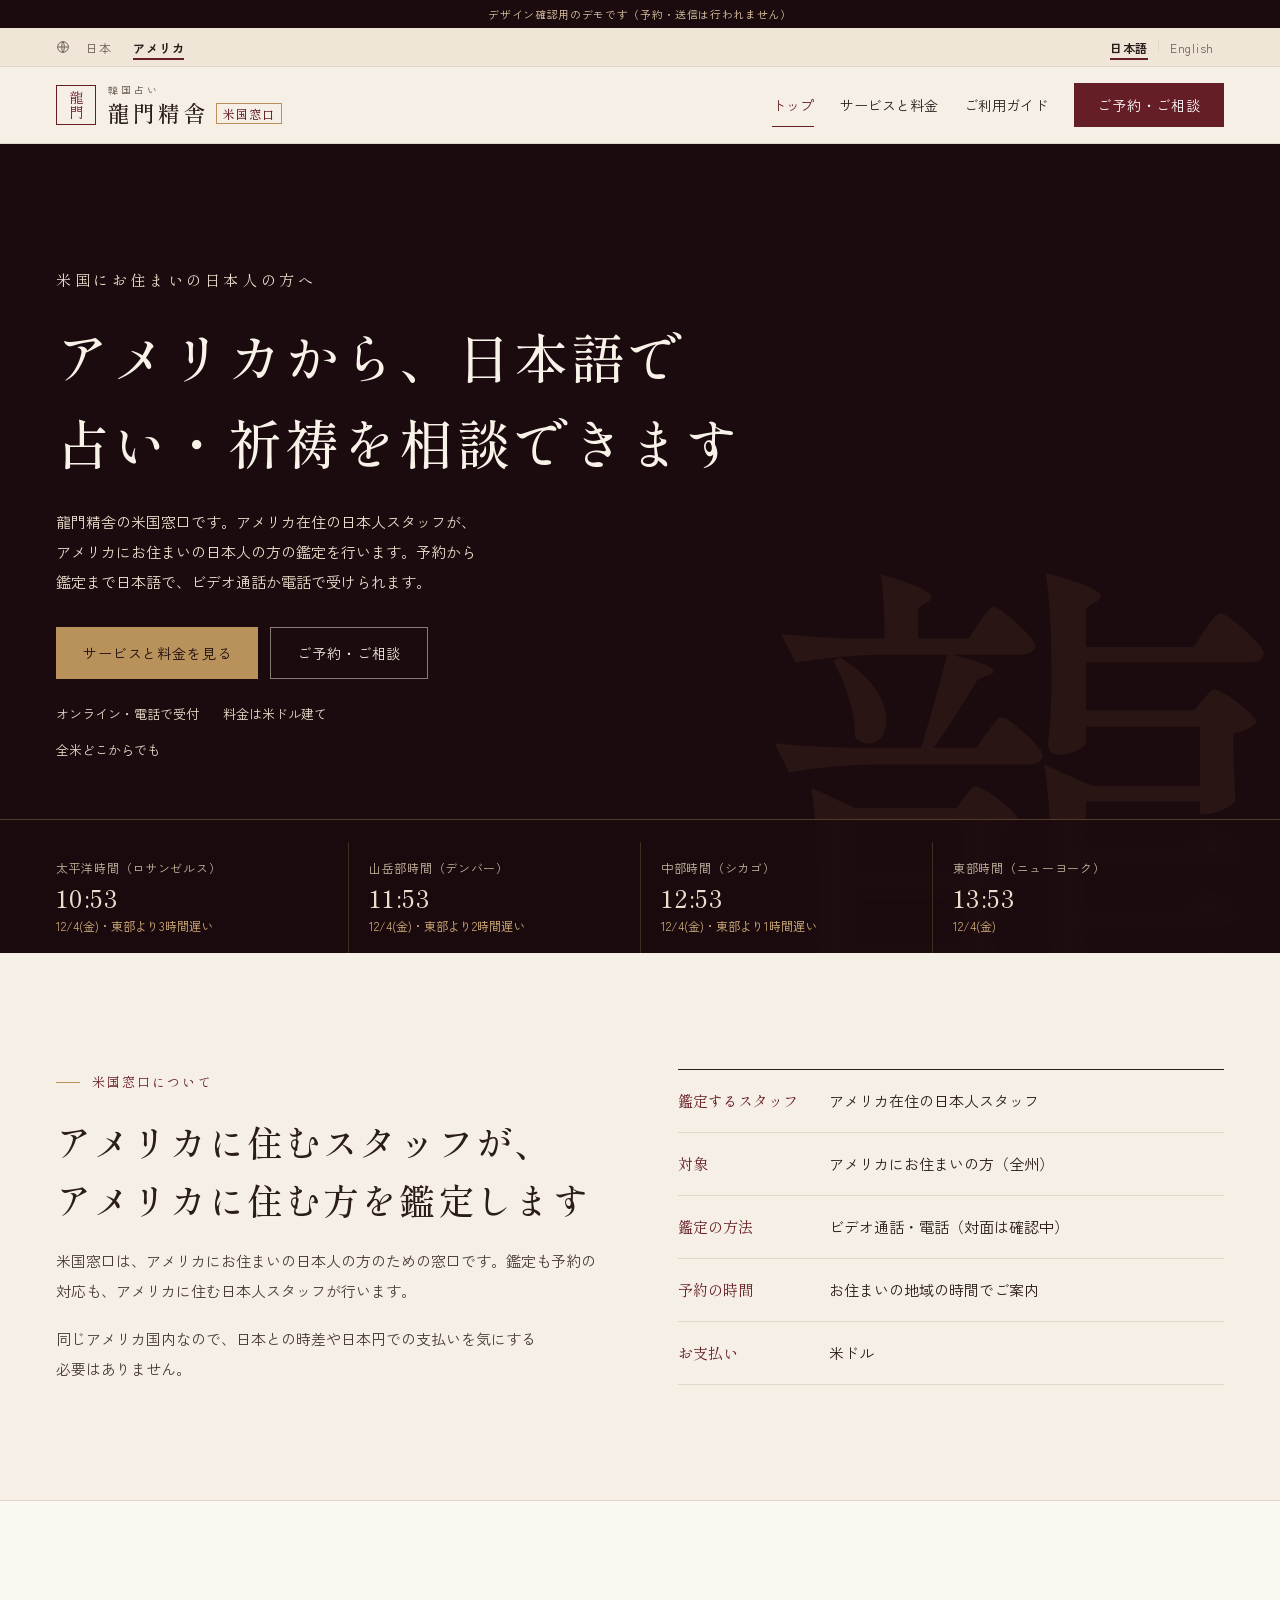
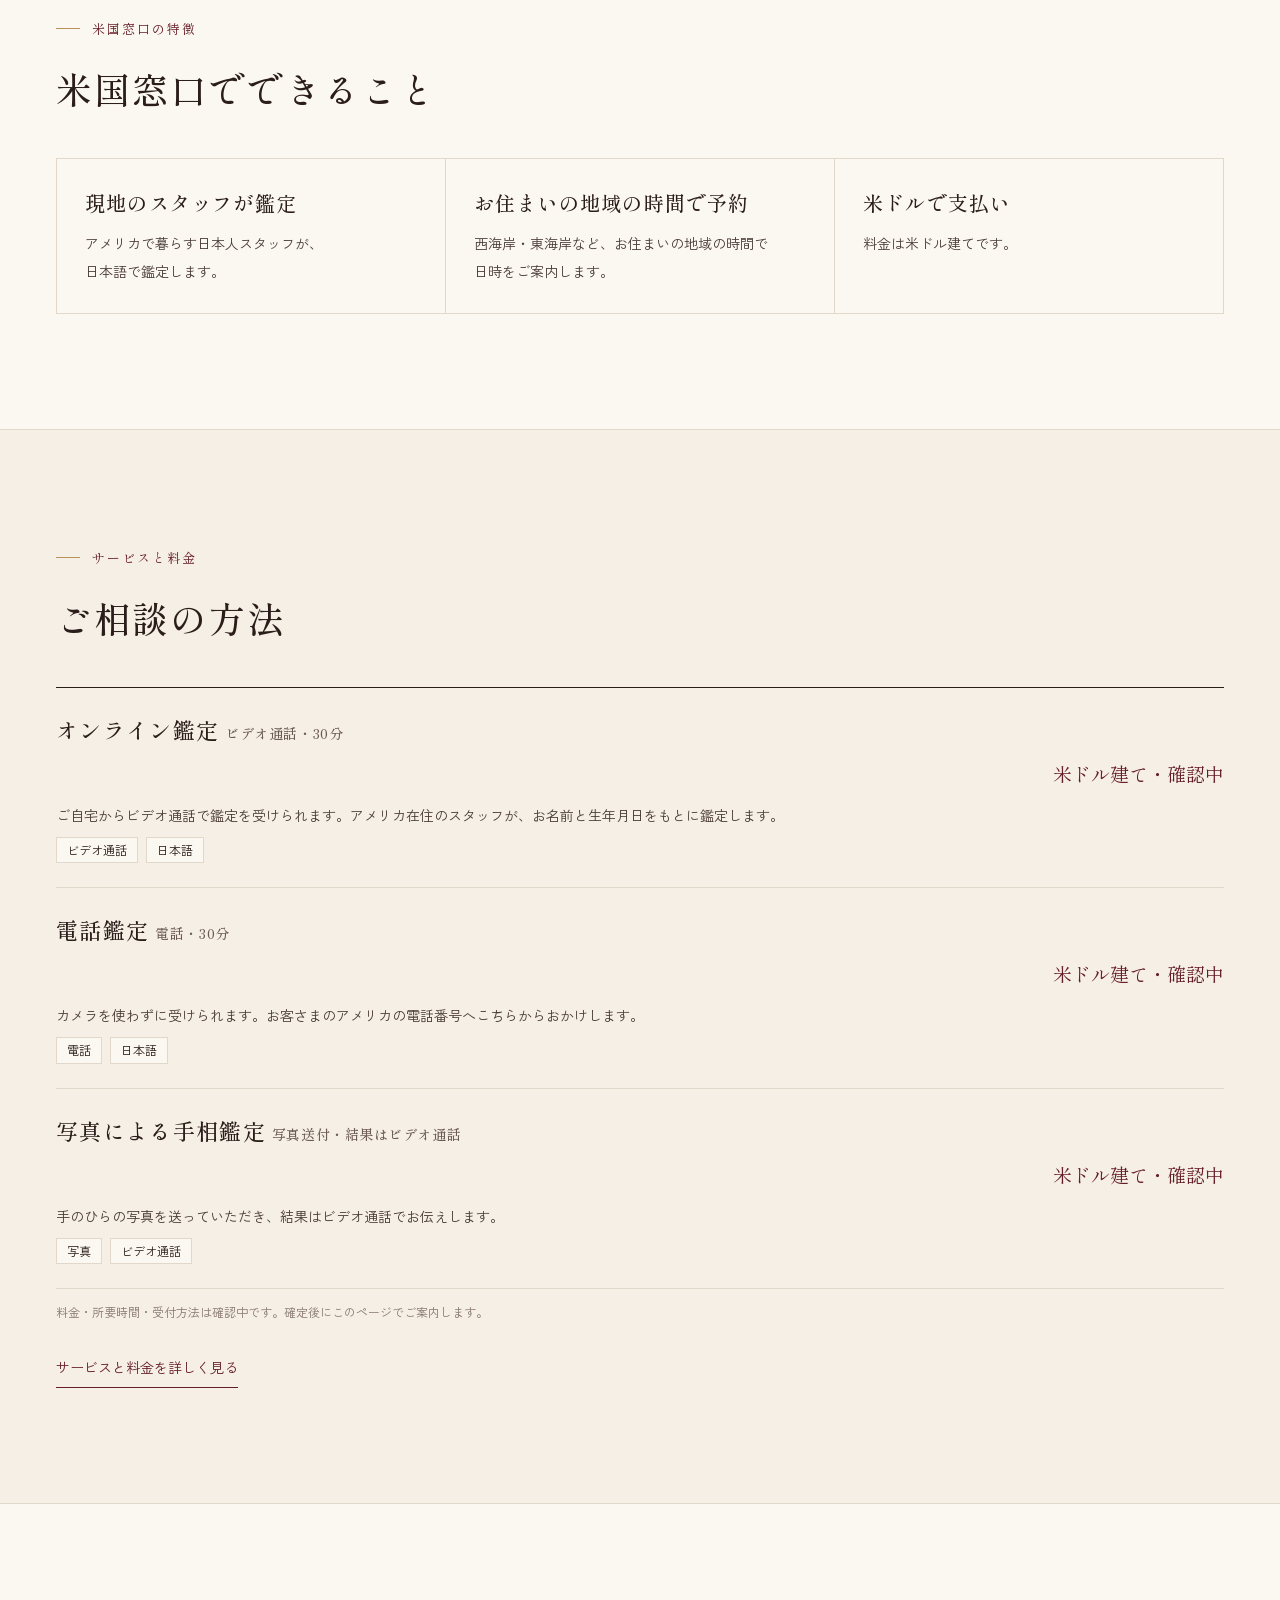
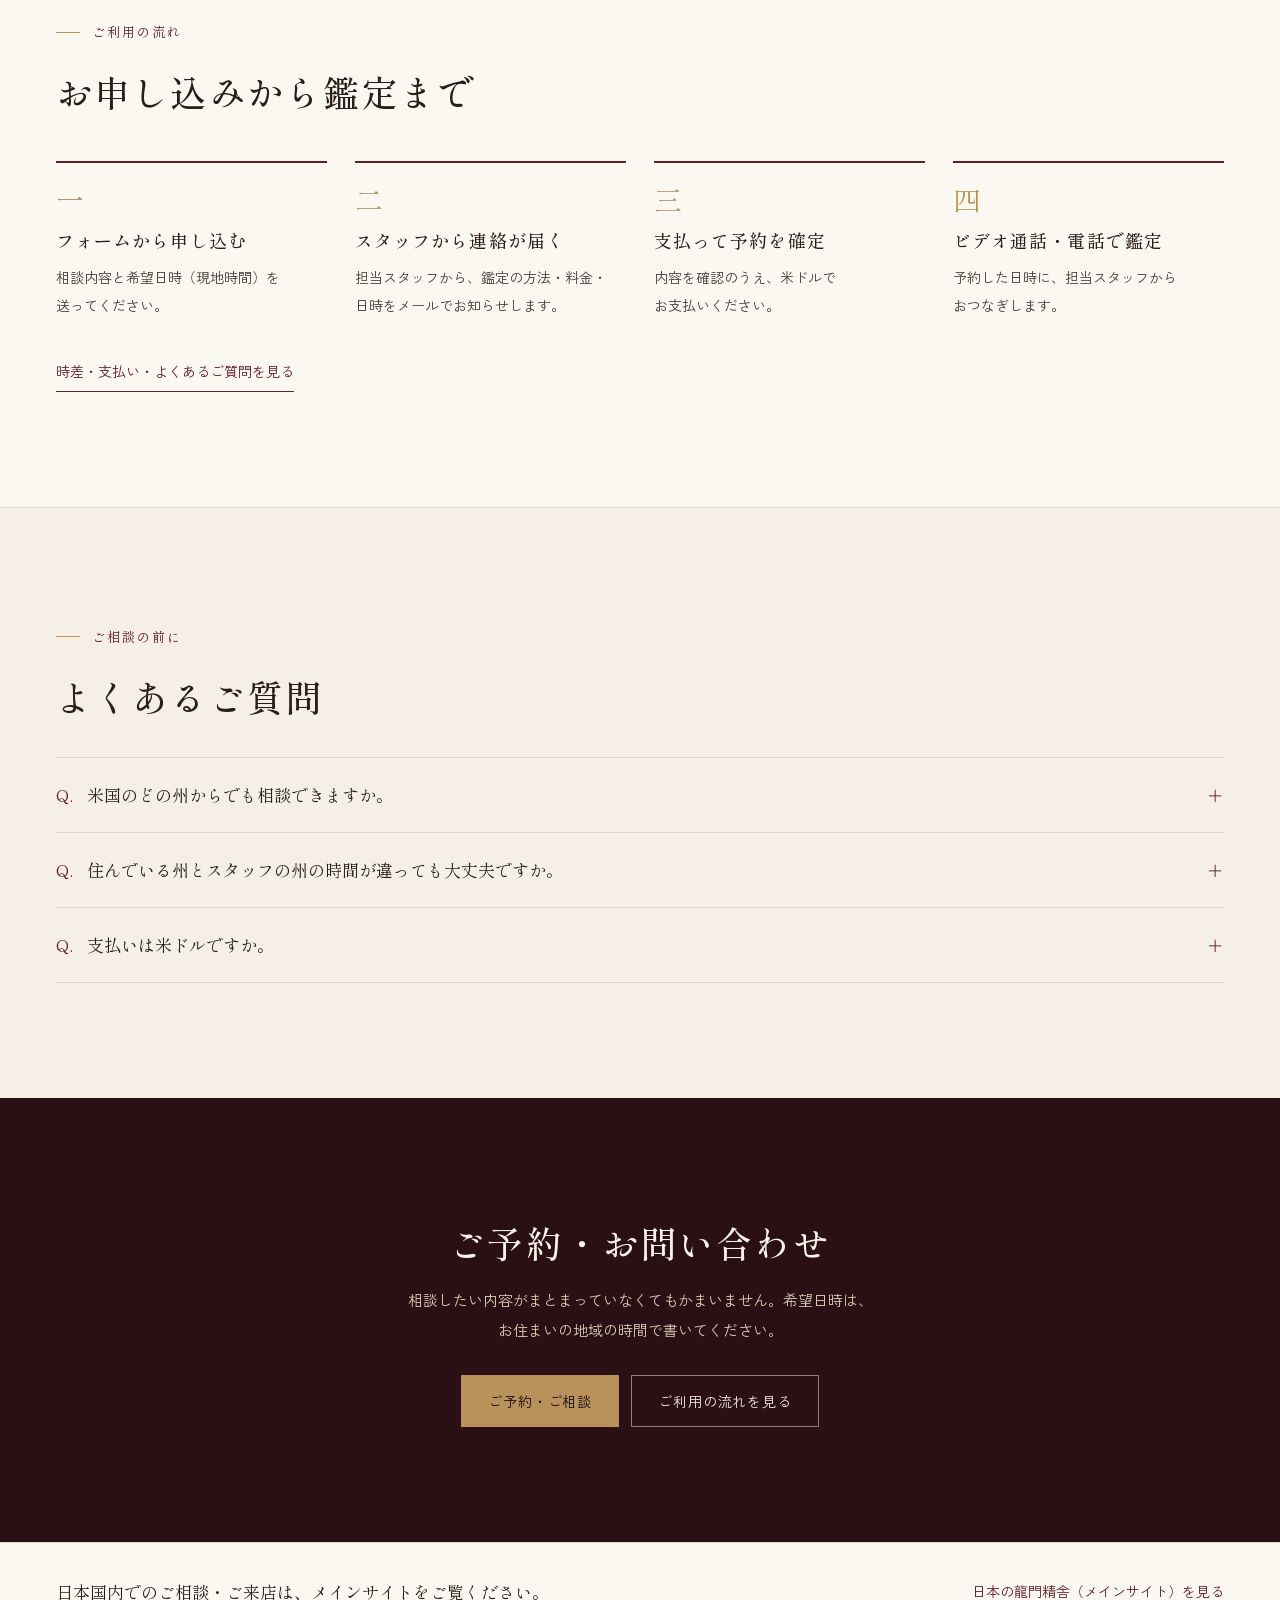
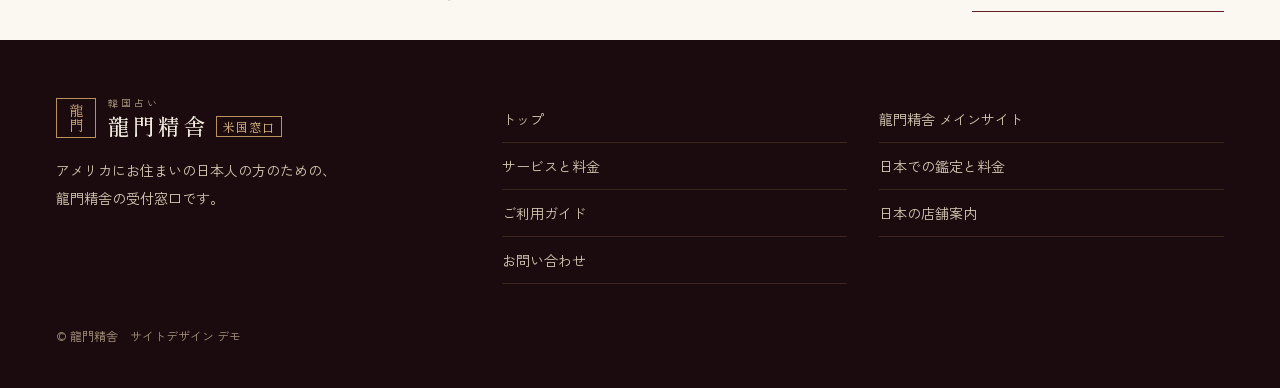
<file: us/index.html>
<!doctype html>
<html lang="ja">
<head>
<meta charset="utf-8"><meta name="viewport" content="width=device-width,initial-scale=1,viewport-fit=cover">
<meta name="robots" content="noindex,nofollow,noarchive"><meta name="theme-color" content="#f5efe6">
<title>龍門精舎 米国窓口｜米国在住の日本人の方へ</title><meta name="description" content="アメリカ在住の日本人の方向けの龍門精舎の受付窓口。ビデオ通話・電話での鑑定、祈祷のご相談、霊符の発送を日本語で受け付けています。">
<script>(function(){var p=location.pathname,i=p.indexOf('/us/'),root=i>=0?p.slice(0,i+1):p.replace(/[^/]*$/,''),nav=performance.getEntriesByType?performance.getEntriesByType('navigation')[0]:null,type=nav?nav.type:'navigate',internal=false;try{var r=new URL(document.referrer);internal=r.origin===location.origin&&r.pathname.indexOf(root)===0}catch(e){}var show=type==='reload'||!internal;if(show)document.documentElement.classList.add('show-loader')})();</script>
<link rel="preconnect" href="https://fonts.googleapis.com"><link rel="preconnect" href="https://fonts.gstatic.com" crossorigin>
<link rel="stylesheet" href="https://fonts.googleapis.com/css2?family=Shippori+Mincho:wght@400;500;600&family=Zen+Kaku+Gothic+New:wght@400;500;700&display=swap">
<link rel="alternate" hreflang="ja" href="index.html"><link rel="alternate" hreflang="en" href="en/index.html">
<link rel="stylesheet" href="style.css?v=12"><script defer src="app.js?v=12"></script>
</head><body>
<div id="rm-loader" role="status" aria-label="読み込み中"><div class="rm-box"><div class="rm-mark" aria-hidden="true" lang="ja">龍<br>門</div><div class="rm-name" aria-hidden="true" lang="ja">龍門精舎</div><div class="rm-line"></div></div></div>
<a class="skip" href="#main">本文へ移動</a>
<div class="demo">デザイン確認用のデモです（予約・送信は行われません）</div>
<nav class="region-bar" aria-label="地域と言語">
 <div class="wrap">
  <p class="region"><svg class="globe" viewBox="0 0 24 24" width="14" height="14" fill="none" stroke="currentColor" stroke-width="1.6" aria-hidden="true"><circle cx="12" cy="12" r="9.2"/><path d="M2.8 12h18.4M12 2.8c3 3.2 3 15.2 0 18.4M12 2.8c-3 3.2-3 15.2 0 18.4"/></svg><a href="../">日本</a><a href="index.html" aria-current="true">アメリカ</a></p>
  <p class="langs"><a href="index.html" aria-current="true" lang="ja">日本語</a><a href="en/index.html" hreflang="en" lang="en">English</a></p>
 </div>
</nav>
<header class="site-header">
 <div class="wrap">
  <a class="logo" href="index.html" aria-label="龍門精舎 米国窓口 トップへ"><span class="logo-mark" aria-hidden="true">龍<br>門</span><span class="logo-text"><small>韓国占い</small><b>龍門精舎<span>米国窓口</span></b></span></a>
  <nav class="gnav" aria-label="メインメニュー"><a href="index.html" aria-current="page">トップ</a><a href="services.html">サービスと料金</a><a href="guide.html">ご利用ガイド</a><a class="btn" href="contact.html">ご予約・ご相談</a></nav>
  <button class="menu-btn" type="button" aria-expanded="false" aria-controls="sp-menu"><span></span><span></span><span></span><b class="vh">メニューを開く</b></button>
 </div>
 <nav class="sp-menu" id="sp-menu" hidden aria-label="メニュー"><a href="index.html" aria-current="page">トップ</a><a href="services.html">サービスと料金</a><a href="guide.html">ご利用ガイド</a><a href="../" class="back">日本の龍門精舎（メインサイト）</a><a class="btn" href="contact.html">ご予約・ご相談</a></nav>
</header>
<main id="main">
<section class="hero" aria-labelledby="hero-title">
 <span class="hero-mark" aria-hidden="true">龍</span>
 <div class="hero-body">
  <p class="hero-kicker">米国にお住まいの日本人の方へ</p>
  <h1 id="hero-title">アメリカから、日本語で<br>占い・祈祷を相談できます</h1>
  <p>龍門精舎の米国窓口です。アメリカ在住の日本人スタッフが、アメリカにお住まいの日本人の方の鑑定を行います。予約から鑑定まで日本語で、ビデオ通話か電話で受けられます。</p>
  <div class="hero-cta"><a class="btn gold" href="services.html">サービスと料金を見る</a><a class="btn line" href="contact.html">ご予約・ご相談</a></div>
  <p class="hero-meta"><span>オンライン・電話で受付</span><span>料金は米ドル建て</span><span>全米どこからでも</span></p>
 </div>
 <div class="clocks" aria-label="アメリカ各地の現在時刻">
  <p class="clock" data-tz="America/Los_Angeles"><span>太平洋時間（ロサンゼルス）</span><b>--:--</b><small></small></p>
  <p class="clock" data-tz="America/Denver"><span>山岳部時間（デンバー）</span><b>--:--</b><small></small></p>
  <p class="clock" data-tz="America/Chicago"><span>中部時間（シカゴ）</span><b>--:--</b><small></small></p>
  <p class="clock" data-tz="America/New_York"><span>東部時間（ニューヨーク）</span><b>--:--</b><small></small></p>
 </div>
</section>

<section class="section" aria-labelledby="about-title"><div class="wrap split">
 <div>
  <p class="label">米国窓口について</p>
  <h2 class="h2" id="about-title">アメリカに住むスタッフが、<br>アメリカに住む方を鑑定します</h2>
  <p class="lead">米国窓口は、アメリカにお住まいの日本人の方のための窓口です。鑑定も予約の対応も、アメリカに住む日本人スタッフが行います。</p>
  <p class="lead">同じアメリカ国内なので、日本との時差や日本円での支払いを気にする必要はありません。</p>
 </div>
 <dl class="facts">
  <div><dt>鑑定するスタッフ</dt><dd>アメリカ在住の日本人スタッフ</dd></div>
  <div><dt>対象</dt><dd>アメリカにお住まいの方（全州）</dd></div>
  <div><dt>鑑定の方法</dt><dd>ビデオ通話・電話（対面は確認中）</dd></div>
  <div><dt>予約の時間</dt><dd>お住まいの地域の時間でご案内</dd></div>
  <div><dt>お支払い</dt><dd>米ドル</dd></div>
 </dl>
</div></section>

<section class="section alt" aria-labelledby="points-title"><div class="wrap">
 <p class="label">米国窓口の特徴</p>
 <h2 class="h2" id="points-title">米国窓口でできること</h2>
 <div class="points">
  <div class="point"><h3>現地のスタッフが鑑定</h3><p>アメリカで暮らす日本人スタッフが、日本語で鑑定します。</p></div>
  <div class="point"><h3>お住まいの地域の時間で予約</h3><p>西海岸・東海岸など、お住まいの地域の時間で日時をご案内します。</p></div>
  <div class="point"><h3>米ドルで支払い</h3><p>料金は米ドル建てです。</p></div>
 </div>
</div></section>

<section class="section" aria-labelledby="menu-title"><div class="wrap">
 <p class="label">サービスと料金</p>
 <h2 class="h2" id="menu-title">ご相談の方法</h2>
 <ul class="menu-list"><li class="menu-item"><h3>オンライン鑑定<small>ビデオ通話・30分</small></h3><p class="price">米ドル建て・確認中</p><p>ご自宅からビデオ通話で鑑定を受けられます。アメリカ在住のスタッフが、お名前と生年月日をもとに鑑定します。</p><ul class="how" aria-label="受付方法"><li>ビデオ通話</li><li>日本語</li></ul></li><li class="menu-item"><h3>電話鑑定<small>電話・30分</small></h3><p class="price">米ドル建て・確認中</p><p>カメラを使わずに受けられます。お客さまのアメリカの電話番号へこちらからおかけします。</p><ul class="how" aria-label="受付方法"><li>電話</li><li>日本語</li></ul></li><li class="menu-item"><h3>写真による手相鑑定<small>写真送付・結果はビデオ通話</small></h3><p class="price">米ドル建て・確認中</p><p>手のひらの写真を送っていただき、結果はビデオ通話でお伝えします。</p><ul class="how" aria-label="受付方法"><li>写真</li><li>ビデオ通話</li></ul></li></ul>
 <p class="note">料金・所要時間・受付方法は確認中です。確定後にこのページでご案内します。</p>
 <p style="margin-top:24px"><a class="text-link" href="services.html">サービスと料金を詳しく見る</a></p>
</div></section>

<section class="section alt" aria-labelledby="flow-title"><div class="wrap">
 <p class="label">ご利用の流れ</p>
 <h2 class="h2" id="flow-title">お申し込みから鑑定まで</h2>
 <ol class="steps">
 <li><h3>フォームから申し込む</h3><p>相談内容と希望日時（現地時間）を送ってください。</p></li>
 <li><h3>スタッフから連絡が届く</h3><p>担当スタッフから、鑑定の方法・料金・日時をメールでお知らせします。</p></li>
 <li><h3>支払って予約を確定</h3><p>内容を確認のうえ、米ドルでお支払いください。</p></li>
 <li><h3>ビデオ通話・電話で鑑定</h3><p>予約した日時に、担当スタッフからおつなぎします。</p></li>
</ol>
 <p style="margin-top:32px"><a class="text-link" href="guide.html">時差・支払い・よくあるご質問を見る</a></p>
</div></section>

<section class="section" aria-labelledby="faq-title"><div class="wrap">
 <p class="label">ご相談の前に</p>
 <h2 class="h2" id="faq-title">よくあるご質問</h2>
 <div class="faq"><details><summary>米国のどの州からでも相談できますか。</summary><p>ビデオ通話・電話の鑑定は、どの州からでも利用できる予定です（確認中）。</p></details><details><summary>住んでいる州とスタッフの州の時間が違っても大丈夫ですか。</summary><p>大丈夫です。日時は、お住まいの地域の時間でご案内します。</p></details><details><summary>支払いは米ドルですか。</summary><p>はい、米ドルでのお支払いになる予定です。支払い方法は確認中です。</p></details></div>
</div></section>
<section class="section cta-band" aria-labelledby="cta-title"><div class="wrap">
 <h2 class="h2" id="cta-title">ご予約・お問い合わせ</h2>
 <p>相談したい内容がまとまっていなくてもかまいません。希望日時は、お住まいの地域の時間で書いてください。</p>
 <div class="hero-cta"><a class="btn gold" href="contact.html">ご予約・ご相談</a><a class="btn line" href="guide.html">ご利用の流れを見る</a></div>
</div></section>
</main>
<section class="to-main" aria-label="メインサイトのご案内">
 <div class="wrap"><p>日本国内でのご相談・ご来店は、メインサイトをご覧ください。</p><a class="text-link" href="../">日本の龍門精舎（メインサイト）を見る</a></div>
</section>
<footer class="site-footer">
 <div class="wrap">
  <div class="foot-grid">
   <div><a class="logo" href="index.html"><span class="logo-mark" aria-hidden="true">龍<br>門</span><span class="logo-text"><small>韓国占い</small><b>龍門精舎<span>米国窓口</span></b></span></a><p style="margin-top:16px">アメリカにお住まいの日本人の方のための、龍門精舎の受付窓口です。</p></div>
   <nav class="foot-links" aria-label="米国サイト"><a href="index.html">トップ</a><a href="services.html">サービスと料金</a><a href="guide.html">ご利用ガイド</a><a href="contact.html">お問い合わせ</a></nav>
   <nav class="foot-links" aria-label="メインサイト"><a href="../">龍門精舎 メインサイト</a><a href="../#services">日本での鑑定と料金</a><a href="../#access">日本の店舗案内</a></nav>
  </div>
  <p class="copy">© 龍門精舎　サイトデザイン デモ</p>
 </div>
</footer>
<div class="sticky-cta" aria-label="ご相談のご案内"><a class="btn ghost" href="services.html">料金を見る</a><a class="btn" href="contact.html">ご予約・ご相談</a></div>
</body>
</html>
</file>
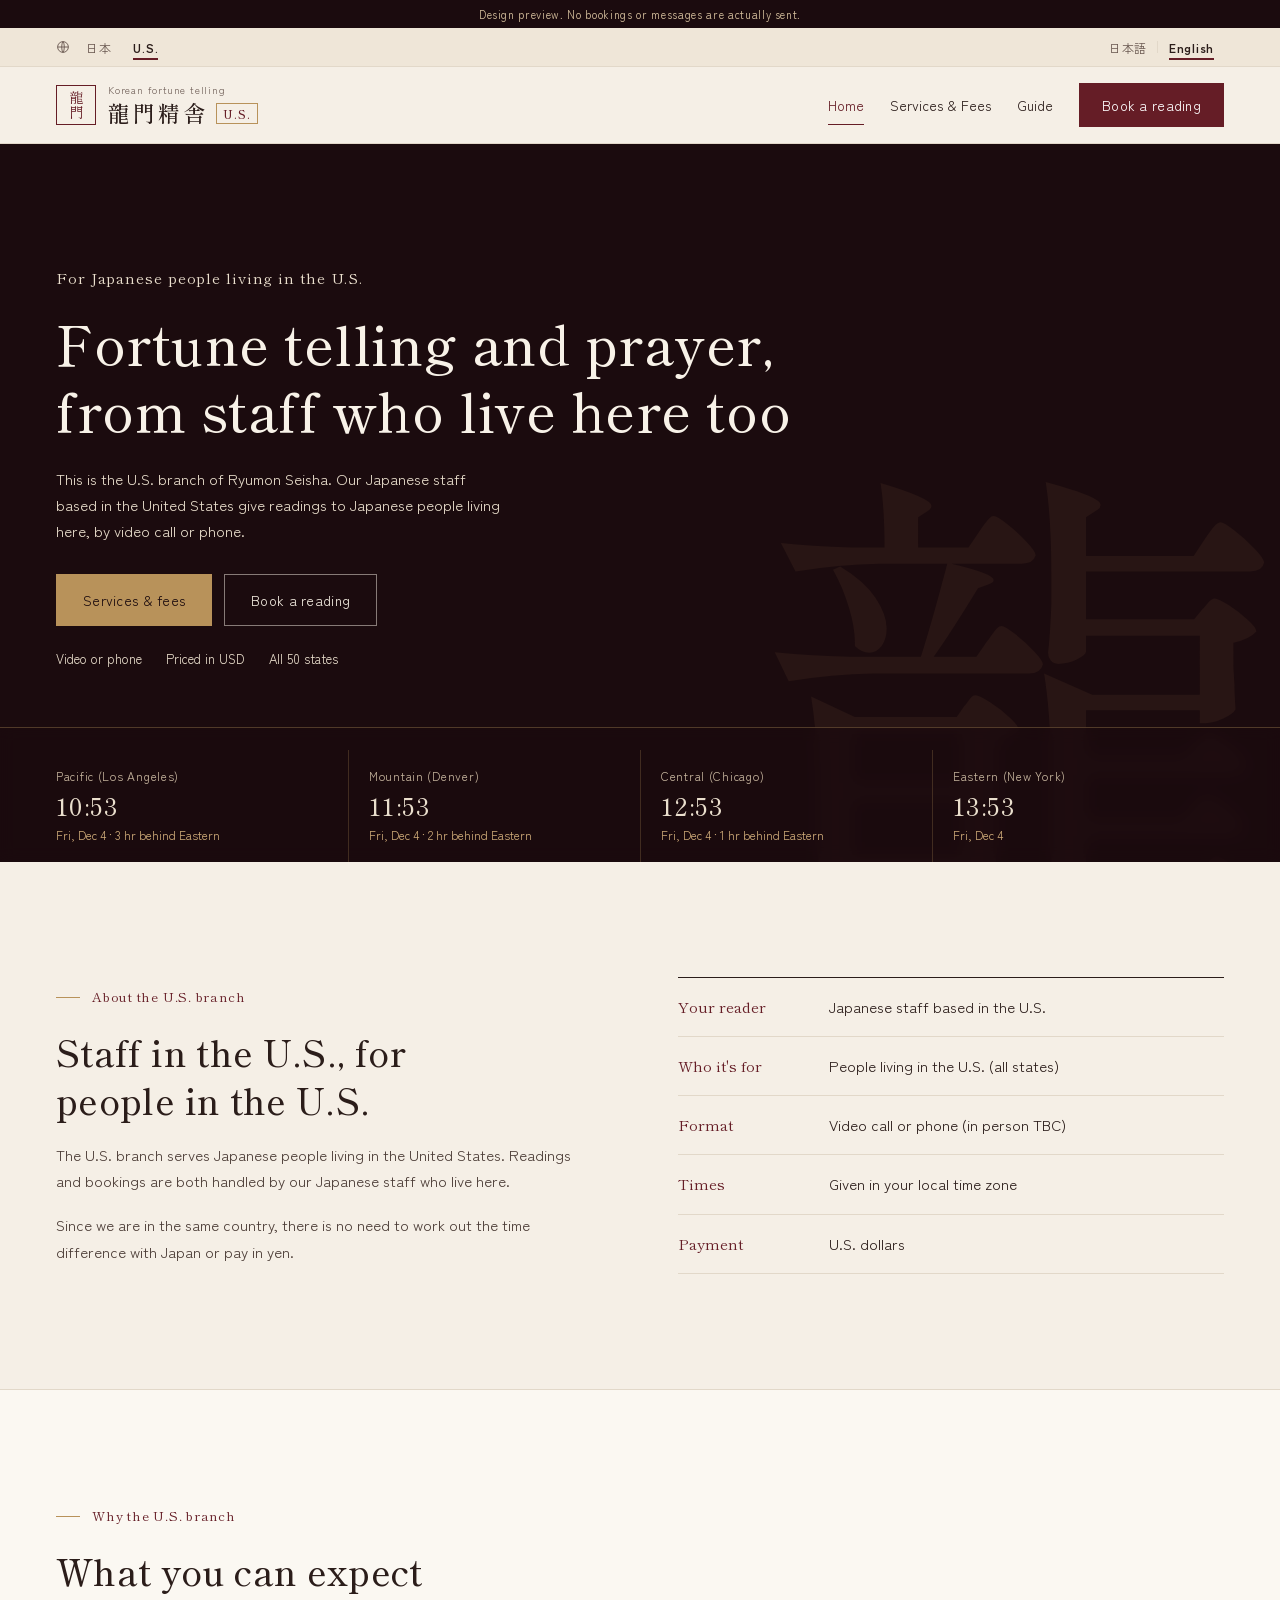
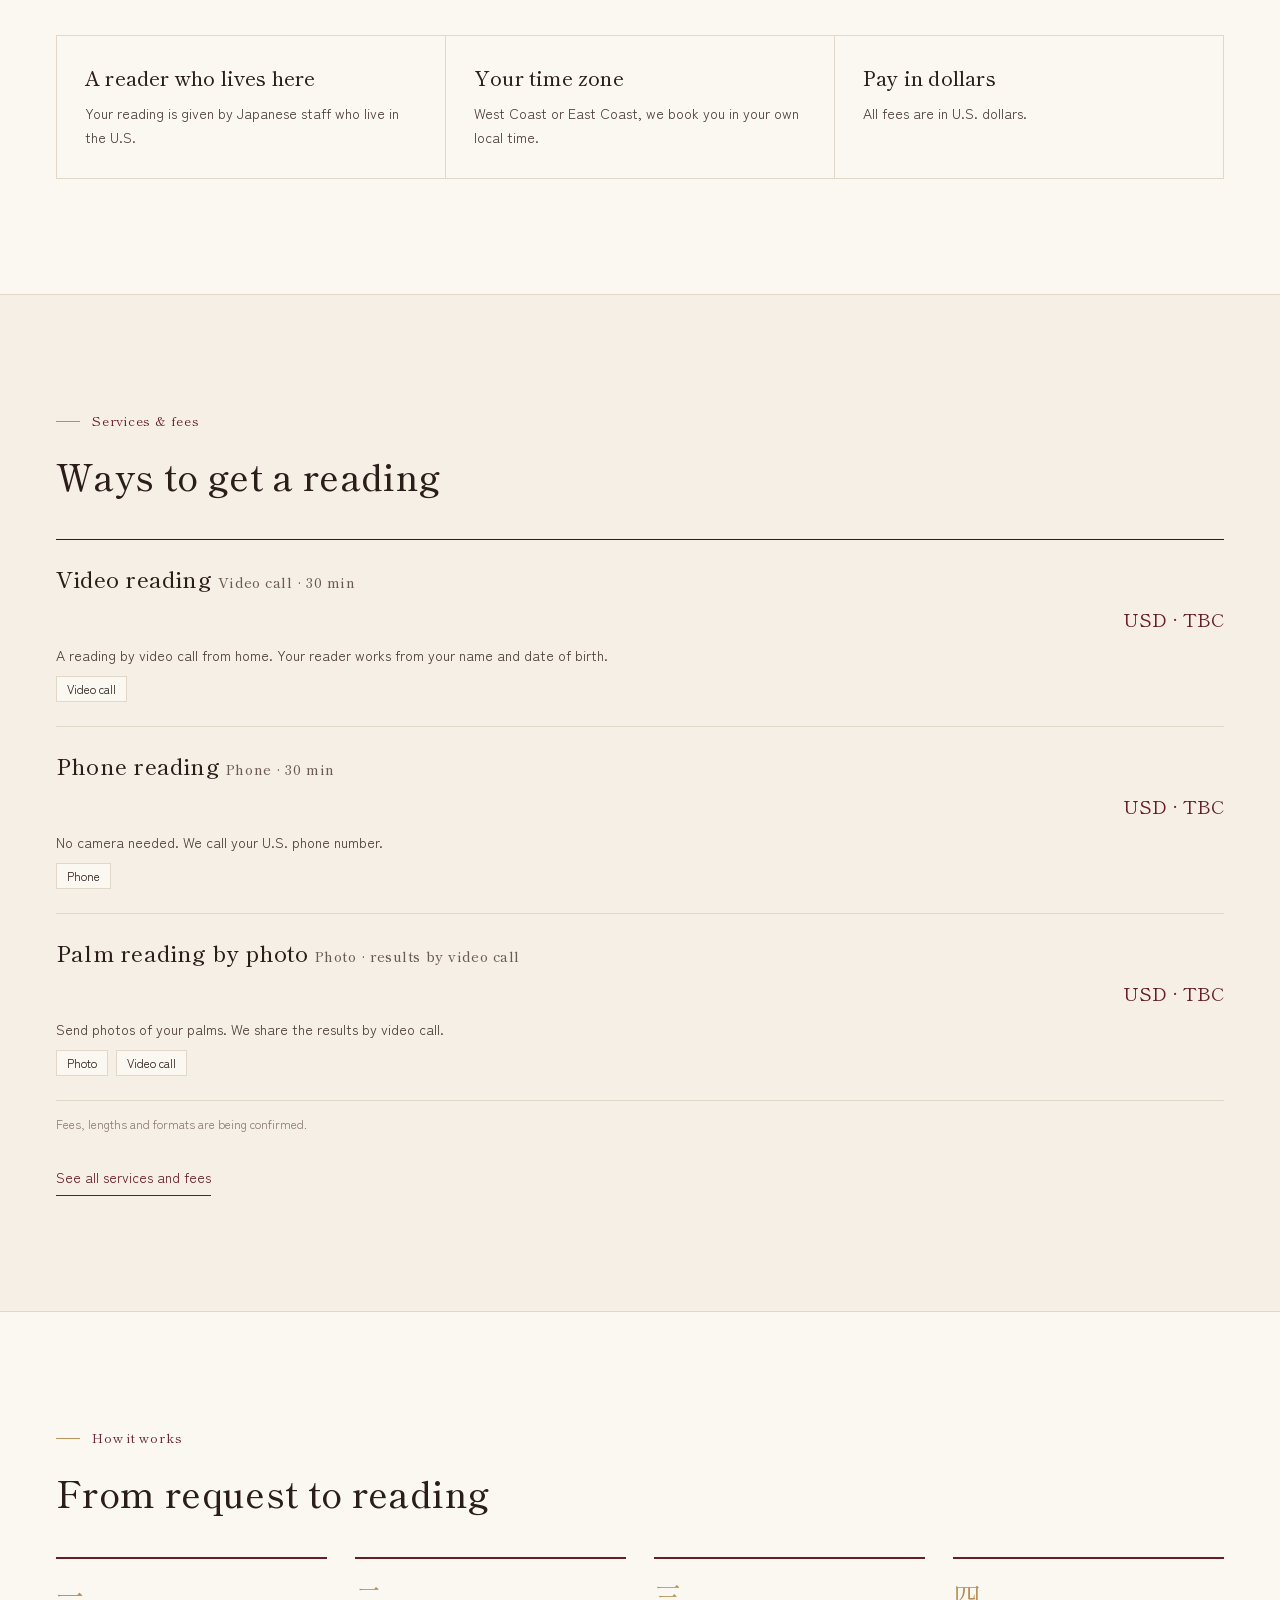
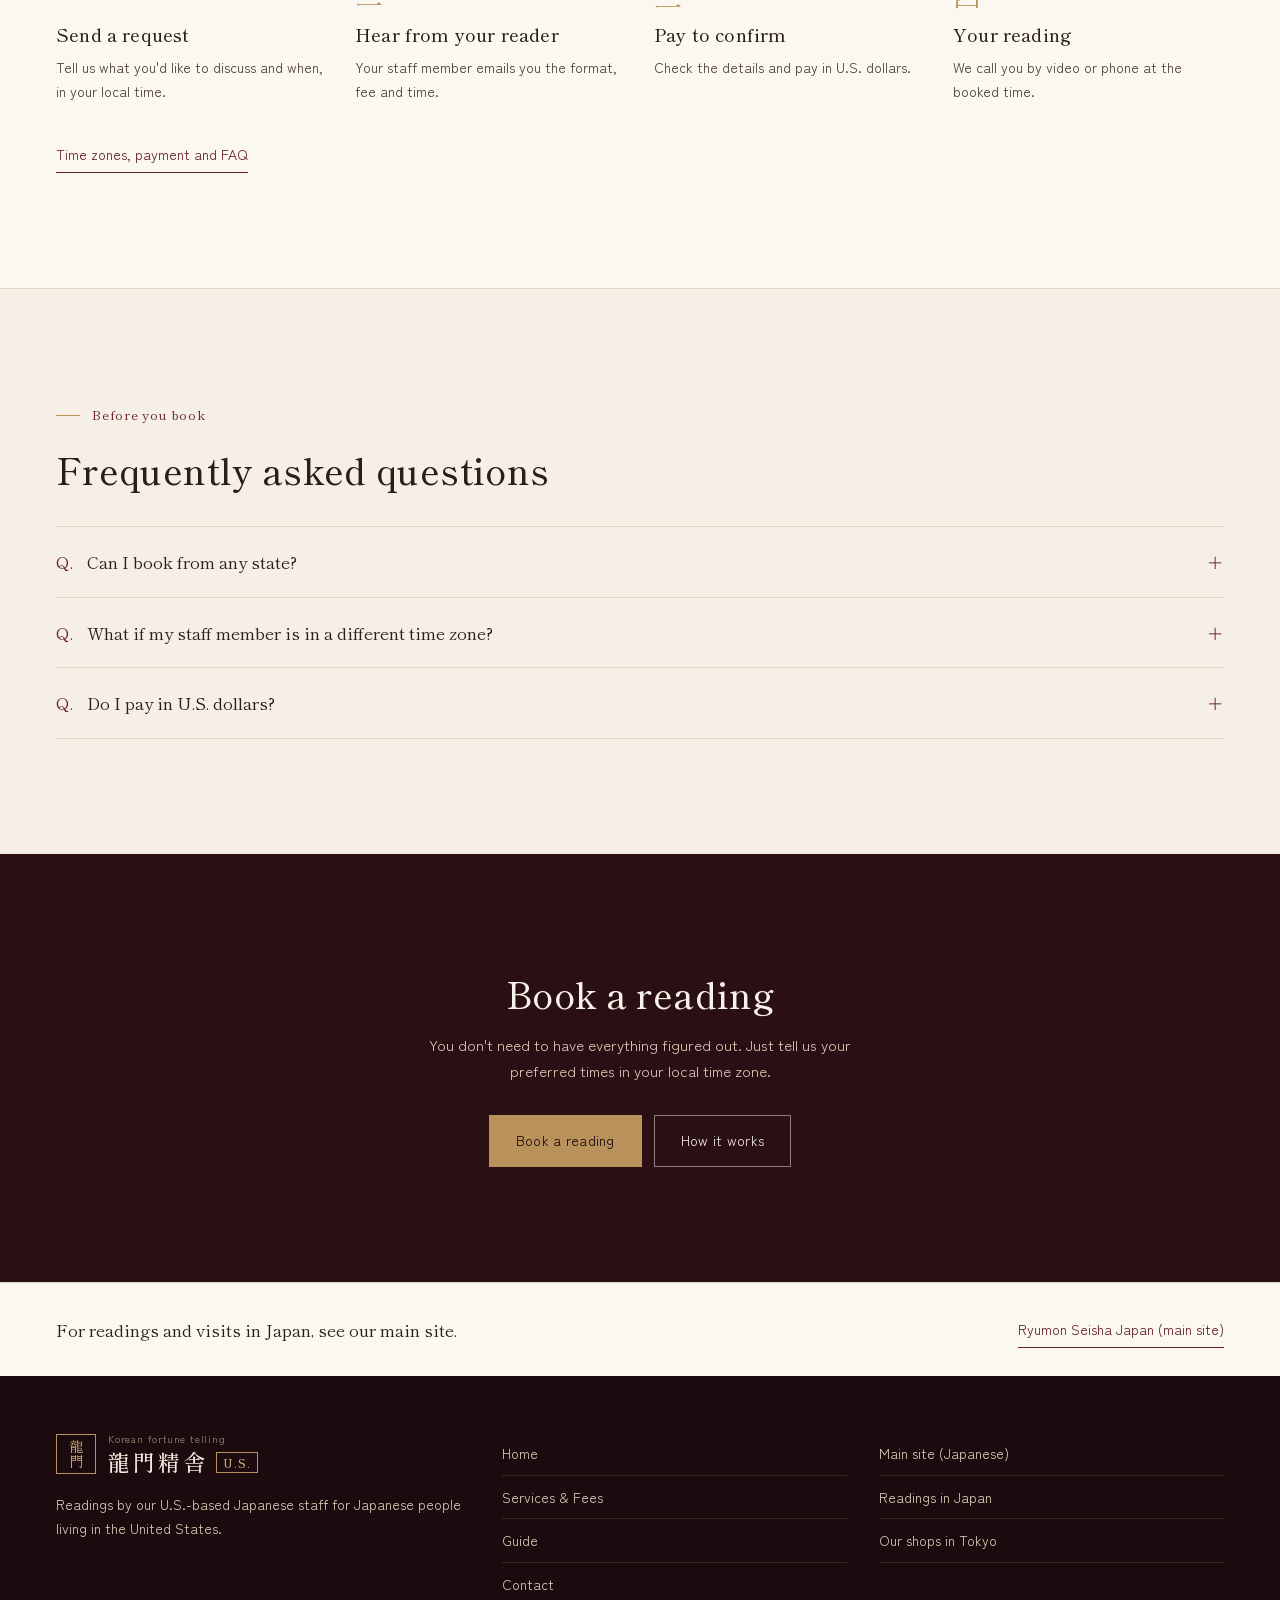
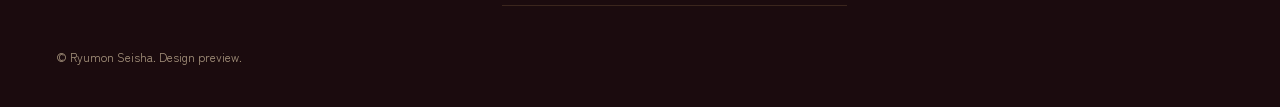
<file: us/en/index.html>
<!doctype html>
<html lang="en">
<head>
<meta charset="utf-8"><meta name="viewport" content="width=device-width,initial-scale=1,viewport-fit=cover">
<meta name="robots" content="noindex,nofollow,noarchive"><meta name="theme-color" content="#f5efe6">
<title>Ryumon Seisha U.S. | Readings for Japanese people in the U.S.</title><meta name="description" content="Readings by U.S.-based Japanese staff for Japanese people living in the United States, by video call or phone.">
<script>(function(){var p=location.pathname,i=p.indexOf('/us/'),root=i>=0?p.slice(0,i+1):p.replace(/[^/]*$/,''),nav=performance.getEntriesByType?performance.getEntriesByType('navigation')[0]:null,type=nav?nav.type:'navigate',internal=false;try{var r=new URL(document.referrer);internal=r.origin===location.origin&&r.pathname.indexOf(root)===0}catch(e){}var show=type==='reload'||!internal;if(show)document.documentElement.classList.add('show-loader')})();</script>
<link rel="preconnect" href="https://fonts.googleapis.com"><link rel="preconnect" href="https://fonts.gstatic.com" crossorigin>
<link rel="stylesheet" href="https://fonts.googleapis.com/css2?family=Shippori+Mincho:wght@400;500;600&family=Zen+Kaku+Gothic+New:wght@400;500;700&display=swap">
<link rel="alternate" hreflang="ja" href="../index.html"><link rel="alternate" hreflang="en" href="index.html">
<link rel="stylesheet" href="../style.css?v=12"><script defer src="../app.js?v=12"></script>
</head><body>
<div id="rm-loader" role="status" aria-label="Loading"><div class="rm-box"><div class="rm-mark" aria-hidden="true" lang="ja">龍<br>門</div><div class="rm-name" aria-hidden="true" lang="ja">龍門精舎</div><div class="rm-line"></div></div></div>
<a class="skip" href="#main">Skip to content</a>
<div class="demo">Design preview. No bookings or messages are actually sent.</div>
<nav class="region-bar" aria-label="Region and language">
 <div class="wrap">
  <p class="region"><svg class="globe" viewBox="0 0 24 24" width="14" height="14" fill="none" stroke="currentColor" stroke-width="1.6" aria-hidden="true"><circle cx="12" cy="12" r="9.2"/><path d="M2.8 12h18.4M12 2.8c3 3.2 3 15.2 0 18.4M12 2.8c-3 3.2-3 15.2 0 18.4"/></svg><a href="../../" lang="ja">日本</a><a href="index.html" aria-current="true">U.S.</a></p>
  <p class="langs"><a href="../index.html" hreflang="ja" lang="ja">日本語</a><a href="index.html" aria-current="true">English</a></p>
 </div>
</nav>
<header class="site-header">
 <div class="wrap">
  <a class="logo" href="index.html" aria-label="Ryumon Seisha U.S. home"><span class="logo-mark" aria-hidden="true" lang="ja">龍<br>門</span><span class="logo-text"><small>Korean fortune telling</small><b lang="ja">龍門精舎<span lang="en">U.S.</span></b></span></a>
  <nav class="gnav" aria-label="Main menu"><a href="index.html" aria-current="page">Home</a><a href="services.html">Services & Fees</a><a href="guide.html">Guide</a><a class="btn" href="contact.html">Book a reading</a></nav>
  <button class="menu-btn" type="button" aria-expanded="false" aria-controls="sp-menu"><span></span><span></span><span></span><b class="vh">Open menu</b></button>
 </div>
 <nav class="sp-menu" id="sp-menu" hidden aria-label="Menu"><a href="index.html" aria-current="page">Home</a><a href="services.html">Services & Fees</a><a href="guide.html">Guide</a><a href="../../" class="back">Ryumon Seisha Japan (main site)</a><a class="btn" href="contact.html">Book a reading</a></nav>
</header>
<main id="main">
<section class="hero" aria-labelledby="hero-title">
 <span class="hero-mark" aria-hidden="true">龍</span>
 <div class="hero-body">
  <p class="hero-kicker">For Japanese people living in the U.S.</p>
  <h1 id="hero-title">Fortune telling and prayer, from staff who live here too</h1>
  <p>This is the U.S. branch of Ryumon Seisha. Our Japanese staff based in the United States give readings to Japanese people living here, by video call or phone.</p>
  <div class="hero-cta"><a class="btn gold" href="services.html">Services &amp; fees</a><a class="btn line" href="contact.html">Book a reading</a></div>
  <p class="hero-meta"><span>Video or phone</span><span>Priced in USD</span><span>All 50 states</span></p>
 </div>
 <div class="clocks" aria-label="Current time across the U.S.">
  <p class="clock" data-tz="America/Los_Angeles"><span>Pacific (Los Angeles)</span><b>--:--</b><small></small></p>
  <p class="clock" data-tz="America/Denver"><span>Mountain (Denver)</span><b>--:--</b><small></small></p>
  <p class="clock" data-tz="America/Chicago"><span>Central (Chicago)</span><b>--:--</b><small></small></p>
  <p class="clock" data-tz="America/New_York"><span>Eastern (New York)</span><b>--:--</b><small></small></p>
 </div>
</section>

<section class="section" aria-labelledby="about-title"><div class="wrap split">
 <div>
  <p class="label">About the U.S. branch</p>
  <h2 class="h2" id="about-title">Staff in the U.S., for people in the U.S.</h2>
  <p class="lead">The U.S. branch serves Japanese people living in the United States. Readings and bookings are both handled by our Japanese staff who live here.</p>
  <p class="lead">Since we are in the same country, there is no need to work out the time difference with Japan or pay in yen.</p>
 </div>
 <dl class="facts">
  <div><dt>Your reader</dt><dd>Japanese staff based in the U.S.</dd></div>
  <div><dt>Who it's for</dt><dd>People living in the U.S. (all states)</dd></div>
  <div><dt>Format</dt><dd>Video call or phone (in person TBC)</dd></div>
  <div><dt>Times</dt><dd>Given in your local time zone</dd></div>
  <div><dt>Payment</dt><dd>U.S. dollars</dd></div>
 </dl>
</div></section>

<section class="section alt" aria-labelledby="points-title"><div class="wrap">
 <p class="label">Why the U.S. branch</p>
 <h2 class="h2" id="points-title">What you can expect</h2>
 <div class="points">
  <div class="point"><h3>A reader who lives here</h3><p>Your reading is given by Japanese staff who live in the U.S.</p></div>
  <div class="point"><h3>Your time zone</h3><p>West Coast or East Coast, we book you in your own local time.</p></div>
  <div class="point"><h3>Pay in dollars</h3><p>All fees are in U.S. dollars.</p></div>
 </div>
</div></section>

<section class="section" aria-labelledby="menu-title"><div class="wrap">
 <p class="label">Services &amp; fees</p>
 <h2 class="h2" id="menu-title">Ways to get a reading</h2>
 <ul class="menu-list"><li class="menu-item"><h3>Video reading<small>Video call · 30 min</small></h3><p class="price">USD · TBC</p><p>A reading by video call from home. Your reader works from your name and date of birth.</p><ul class="how" aria-label="Format"><li>Video call</li></ul></li><li class="menu-item"><h3>Phone reading<small>Phone · 30 min</small></h3><p class="price">USD · TBC</p><p>No camera needed. We call your U.S. phone number.</p><ul class="how" aria-label="Format"><li>Phone</li></ul></li><li class="menu-item"><h3>Palm reading by photo<small>Photo · results by video call</small></h3><p class="price">USD · TBC</p><p>Send photos of your palms. We share the results by video call.</p><ul class="how" aria-label="Format"><li>Photo</li><li>Video call</li></ul></li></ul>
 <p class="note">Fees, lengths and formats are being confirmed.</p>
 <p style="margin-top:24px"><a class="text-link" href="services.html">See all services and fees</a></p>
</div></section>

<section class="section alt" aria-labelledby="flow-title"><div class="wrap">
 <p class="label">How it works</p>
 <h2 class="h2" id="flow-title">From request to reading</h2>
 <ol class="steps">
 <li><h3>Send a request</h3><p>Tell us what you'd like to discuss and when, in your local time.</p></li>
 <li><h3>Hear from your reader</h3><p>Your staff member emails you the format, fee and time.</p></li>
 <li><h3>Pay to confirm</h3><p>Check the details and pay in U.S. dollars.</p></li>
 <li><h3>Your reading</h3><p>We call you by video or phone at the booked time.</p></li>
</ol>
 <p style="margin-top:32px"><a class="text-link" href="guide.html">Time zones, payment and FAQ</a></p>
</div></section>

<section class="section" aria-labelledby="faq-title"><div class="wrap">
 <p class="label">Before you book</p>
 <h2 class="h2" id="faq-title">Frequently asked questions</h2>
 <div class="faq"><details><summary>Can I book from any state?</summary><p>Video and phone readings should be available from every state. Details are being confirmed.</p></details><details><summary>What if my staff member is in a different time zone?</summary><p>That's fine. We always give you times in your own time zone.</p></details><details><summary>Do I pay in U.S. dollars?</summary><p>Yes. Payment methods are being confirmed.</p></details></div>
</div></section>
<section class="section cta-band" aria-labelledby="cta-title"><div class="wrap">
 <h2 class="h2" id="cta-title">Book a reading</h2>
 <p>You don't need to have everything figured out. Just tell us your preferred times in your local time zone.</p>
 <div class="hero-cta"><a class="btn gold" href="contact.html">Book a reading</a><a class="btn line" href="guide.html">How it works</a></div>
</div></section>
</main>
<section class="to-main" aria-label="Main site">
 <div class="wrap"><p>For readings and visits in Japan, see our main site.</p><a class="text-link" href="../../">Ryumon Seisha Japan (main site)</a></div>
</section>
<footer class="site-footer">
 <div class="wrap">
  <div class="foot-grid">
   <div><a class="logo" href="index.html"><span class="logo-mark" aria-hidden="true" lang="ja">龍<br>門</span><span class="logo-text"><small>Korean fortune telling</small><b lang="ja">龍門精舎<span lang="en">U.S.</span></b></span></a><p style="margin-top:16px">Readings by our U.S.-based Japanese staff for Japanese people living in the United States.</p></div>
   <nav class="foot-links" aria-label="U.S. site"><a href="index.html">Home</a><a href="services.html">Services &amp; Fees</a><a href="guide.html">Guide</a><a href="contact.html">Contact</a></nav>
   <nav class="foot-links" aria-label="Main site"><a href="../../">Main site (Japanese)</a><a href="../../#services">Readings in Japan</a><a href="../../#access">Our shops in Tokyo</a></nav>
  </div>
  <p class="copy">© Ryumon Seisha. Design preview.</p>
 </div>
</footer>
<div class="sticky-cta" aria-label="Booking"><a class="btn ghost" href="services.html">See fees</a><a class="btn" href="contact.html">Book a reading</a></div>
</body>
</html>
</file>
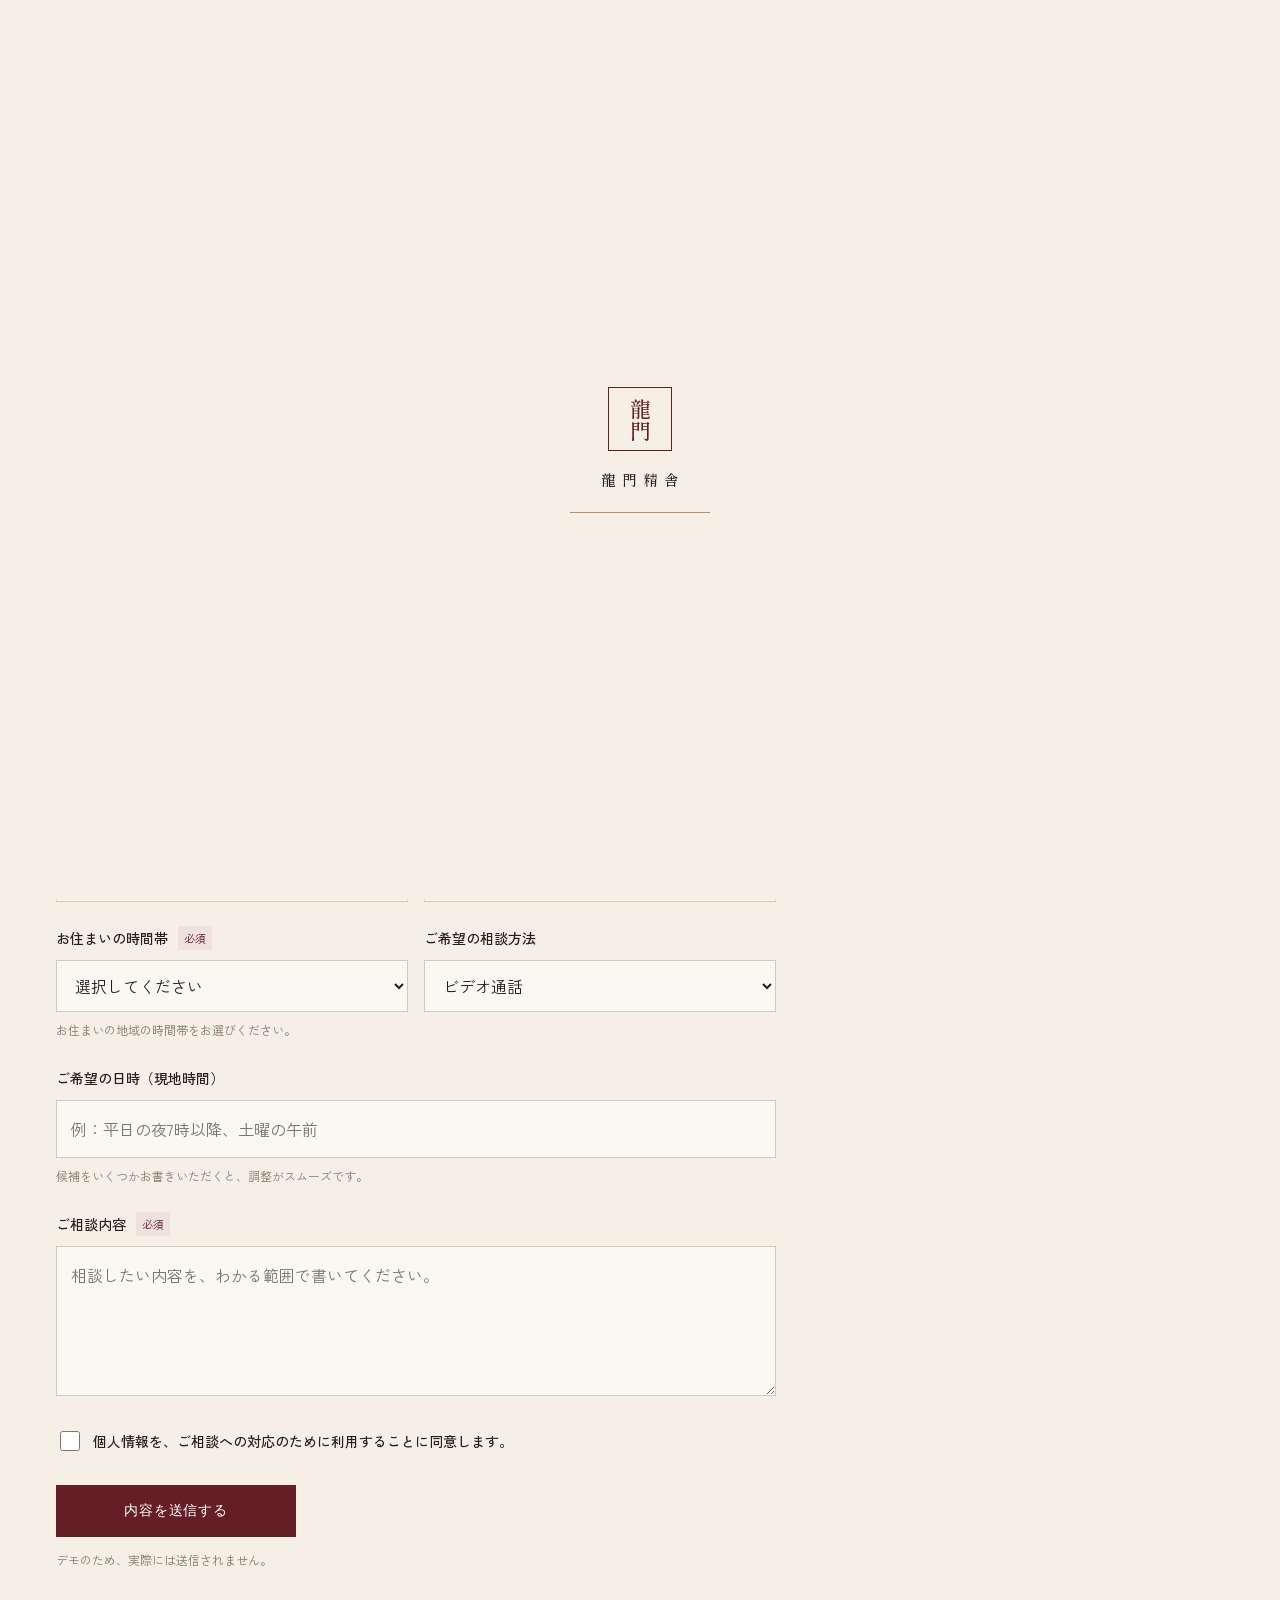
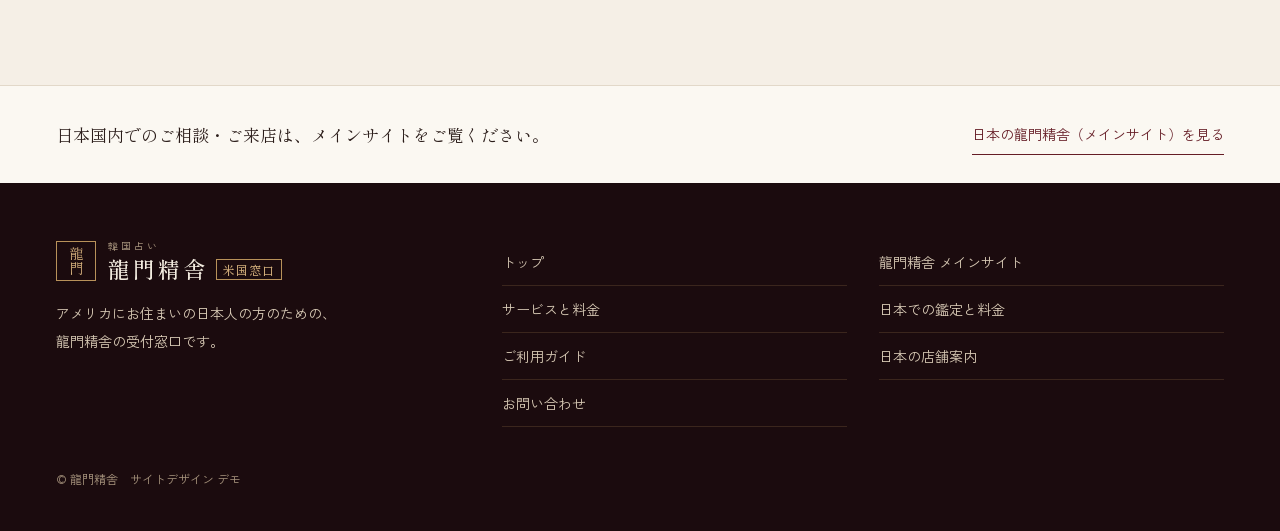
<file: us/contact.html>
<!doctype html>
<html lang="ja">
<head>
<meta charset="utf-8"><meta name="viewport" content="width=device-width,initial-scale=1,viewport-fit=cover">
<meta name="robots" content="noindex,nofollow,noarchive"><meta name="theme-color" content="#f5efe6">
<title>お問い合わせ｜龍門精舎 米国窓口</title><meta name="description" content="米国在住の日本人の方向けのご相談・ご予約のお問い合わせ。">
<script>(function(){var p=location.pathname,i=p.indexOf('/us/'),root=i>=0?p.slice(0,i+1):p.replace(/[^/]*$/,''),nav=performance.getEntriesByType?performance.getEntriesByType('navigation')[0]:null,type=nav?nav.type:'navigate',internal=false;try{var r=new URL(document.referrer);internal=r.origin===location.origin&&r.pathname.indexOf(root)===0}catch(e){}var show=type==='reload'||!internal;if(show)document.documentElement.classList.add('show-loader')})();</script>
<link rel="preconnect" href="https://fonts.googleapis.com"><link rel="preconnect" href="https://fonts.gstatic.com" crossorigin>
<link rel="stylesheet" href="https://fonts.googleapis.com/css2?family=Shippori+Mincho:wght@400;500;600&family=Zen+Kaku+Gothic+New:wght@400;500;700&display=swap">
<link rel="alternate" hreflang="ja" href="contact.html"><link rel="alternate" hreflang="en" href="en/contact.html">
<link rel="stylesheet" href="style.css?v=12"><script defer src="app.js?v=12"></script>
</head><body>
<div id="rm-loader" role="status" aria-label="読み込み中"><div class="rm-box"><div class="rm-mark" aria-hidden="true" lang="ja">龍<br>門</div><div class="rm-name" aria-hidden="true" lang="ja">龍門精舎</div><div class="rm-line"></div></div></div>
<a class="skip" href="#main">本文へ移動</a>
<div class="demo">デザイン確認用のデモです（予約・送信は行われません）</div>
<nav class="region-bar" aria-label="地域と言語">
 <div class="wrap">
  <p class="region"><svg class="globe" viewBox="0 0 24 24" width="14" height="14" fill="none" stroke="currentColor" stroke-width="1.6" aria-hidden="true"><circle cx="12" cy="12" r="9.2"/><path d="M2.8 12h18.4M12 2.8c3 3.2 3 15.2 0 18.4M12 2.8c-3 3.2-3 15.2 0 18.4"/></svg><a href="../">日本</a><a href="index.html" aria-current="true">アメリカ</a></p>
  <p class="langs"><a href="contact.html" aria-current="true" lang="ja">日本語</a><a href="en/contact.html" hreflang="en" lang="en">English</a></p>
 </div>
</nav>
<header class="site-header">
 <div class="wrap">
  <a class="logo" href="index.html" aria-label="龍門精舎 米国窓口 トップへ"><span class="logo-mark" aria-hidden="true">龍<br>門</span><span class="logo-text"><small>韓国占い</small><b>龍門精舎<span>米国窓口</span></b></span></a>
  <nav class="gnav" aria-label="メインメニュー"><a href="index.html">トップ</a><a href="services.html">サービスと料金</a><a href="guide.html">ご利用ガイド</a><a class="btn" href="contact.html" aria-current="page">ご予約・ご相談</a></nav>
  <button class="menu-btn" type="button" aria-expanded="false" aria-controls="sp-menu"><span></span><span></span><span></span><b class="vh">メニューを開く</b></button>
 </div>
 <nav class="sp-menu" id="sp-menu" hidden aria-label="メニュー"><a href="index.html">トップ</a><a href="services.html">サービスと料金</a><a href="guide.html">ご利用ガイド</a><a href="../" class="back">日本の龍門精舎（メインサイト）</a><a class="btn" href="contact.html">ご予約・ご相談</a></nav>
</header>
<main id="main"><section class="page-head"><div class="wrap">
 <p class="crumb"><a href="index.html">米国窓口トップ</a>　／　お問い合わせ</p>
 <p class="label">米国窓口</p><h1>ご予約・お問い合わせ</h1>
</div></section>
<section class="section"><div class="wrap">
 <p class="lead">内容を確認のうえ、スタッフからメールでご連絡します。希望日時は、お住まいの地域の時間で書いてください。</p>
 <form class="form" id="us-form" novalidate>
  <div class="field"><label for="f-type">お問い合わせの種類<span class="req">必須</span></label>
   <select id="f-type" name="type" required><option value="">選択してください</option><option>鑑定のご予約</option><option>祈祷のご相談</option><option>霊符・お守りのご注文</option><option>その他のお問い合わせ</option></select></div>
  <div class="row2">
   <div class="field"><label for="f-name">お名前<span class="req">必須</span></label><input id="f-name" name="name" autocomplete="name" placeholder="例：山田 花子" required></div>
   <div class="field"><label for="f-email">メールアドレス<span class="req">必須</span></label><input id="f-email" name="email" type="email" autocomplete="email" inputmode="email" placeholder="例：hanako@example.com" required></div>
  </div>
  <div class="row2">
   <div class="field"><label for="f-tz">お住まいの時間帯<span class="req">必須</span></label>
    <select id="f-tz" name="tz" required><option value="">選択してください</option><option>太平洋時間（ロサンゼルスなど）</option><option>山岳部時間（デンバーなど）</option><option>中部時間（シカゴなど）</option><option>東部時間（ニューヨークなど）</option><option>アラスカ時間</option><option>ハワイ時間</option></select>
    <p class="hint">お使いの端末の設定から自動で選んでいます。</p></div>
   <div class="field"><label for="f-method">ご希望の相談方法</label>
    <select id="f-method" name="method"><option>ビデオ通話</option><option>電話</option><option>まだ決めていない</option></select></div>
  </div>
  <div class="field"><label for="f-date">ご希望の日時（現地時間）</label><input id="f-date" name="date" placeholder="例：平日の夜7時以降、土曜の午前"><p class="hint">候補をいくつかお書きいただくと、調整がスムーズです。</p></div>
  <div class="field"><label for="f-msg">ご相談内容<span class="req">必須</span></label><textarea id="f-msg" name="message" required placeholder="相談したい内容を、わかる範囲で書いてください。"></textarea></div>
  <div class="field"><label class="check"><input type="checkbox" id="f-agree" name="agree" required><span>個人情報を、ご相談への対応のために利用することに同意します。</span></label></div>
  <div><button class="btn" type="submit" style="min-width:240px;cursor:pointer">内容を送信する</button><p class="note">デモのため、実際には送信されません。</p></div>
 </form>
 <div class="sent" id="us-sent" hidden tabindex="-1"><h3>お問い合わせを受け付けました。</h3><p>（デモ表示）通常は2営業日以内に、スタッフからメールでご連絡します。</p><p style="margin-top:16px"><a class="text-link" href="index.html">米国窓口トップへ戻る</a></p></div>
</div></section>
</main>
<section class="to-main" aria-label="メインサイトのご案内">
 <div class="wrap"><p>日本国内でのご相談・ご来店は、メインサイトをご覧ください。</p><a class="text-link" href="../">日本の龍門精舎（メインサイト）を見る</a></div>
</section>
<footer class="site-footer">
 <div class="wrap">
  <div class="foot-grid">
   <div><a class="logo" href="index.html"><span class="logo-mark" aria-hidden="true">龍<br>門</span><span class="logo-text"><small>韓国占い</small><b>龍門精舎<span>米国窓口</span></b></span></a><p style="margin-top:16px">アメリカにお住まいの日本人の方のための、龍門精舎の受付窓口です。</p></div>
   <nav class="foot-links" aria-label="米国サイト"><a href="index.html">トップ</a><a href="services.html">サービスと料金</a><a href="guide.html">ご利用ガイド</a><a href="contact.html">お問い合わせ</a></nav>
   <nav class="foot-links" aria-label="メインサイト"><a href="../">龍門精舎 メインサイト</a><a href="../#services">日本での鑑定と料金</a><a href="../#access">日本の店舗案内</a></nav>
  </div>
  <p class="copy">© 龍門精舎　サイトデザイン デモ</p>
 </div>
</footer>
</body>
</html>
</file>
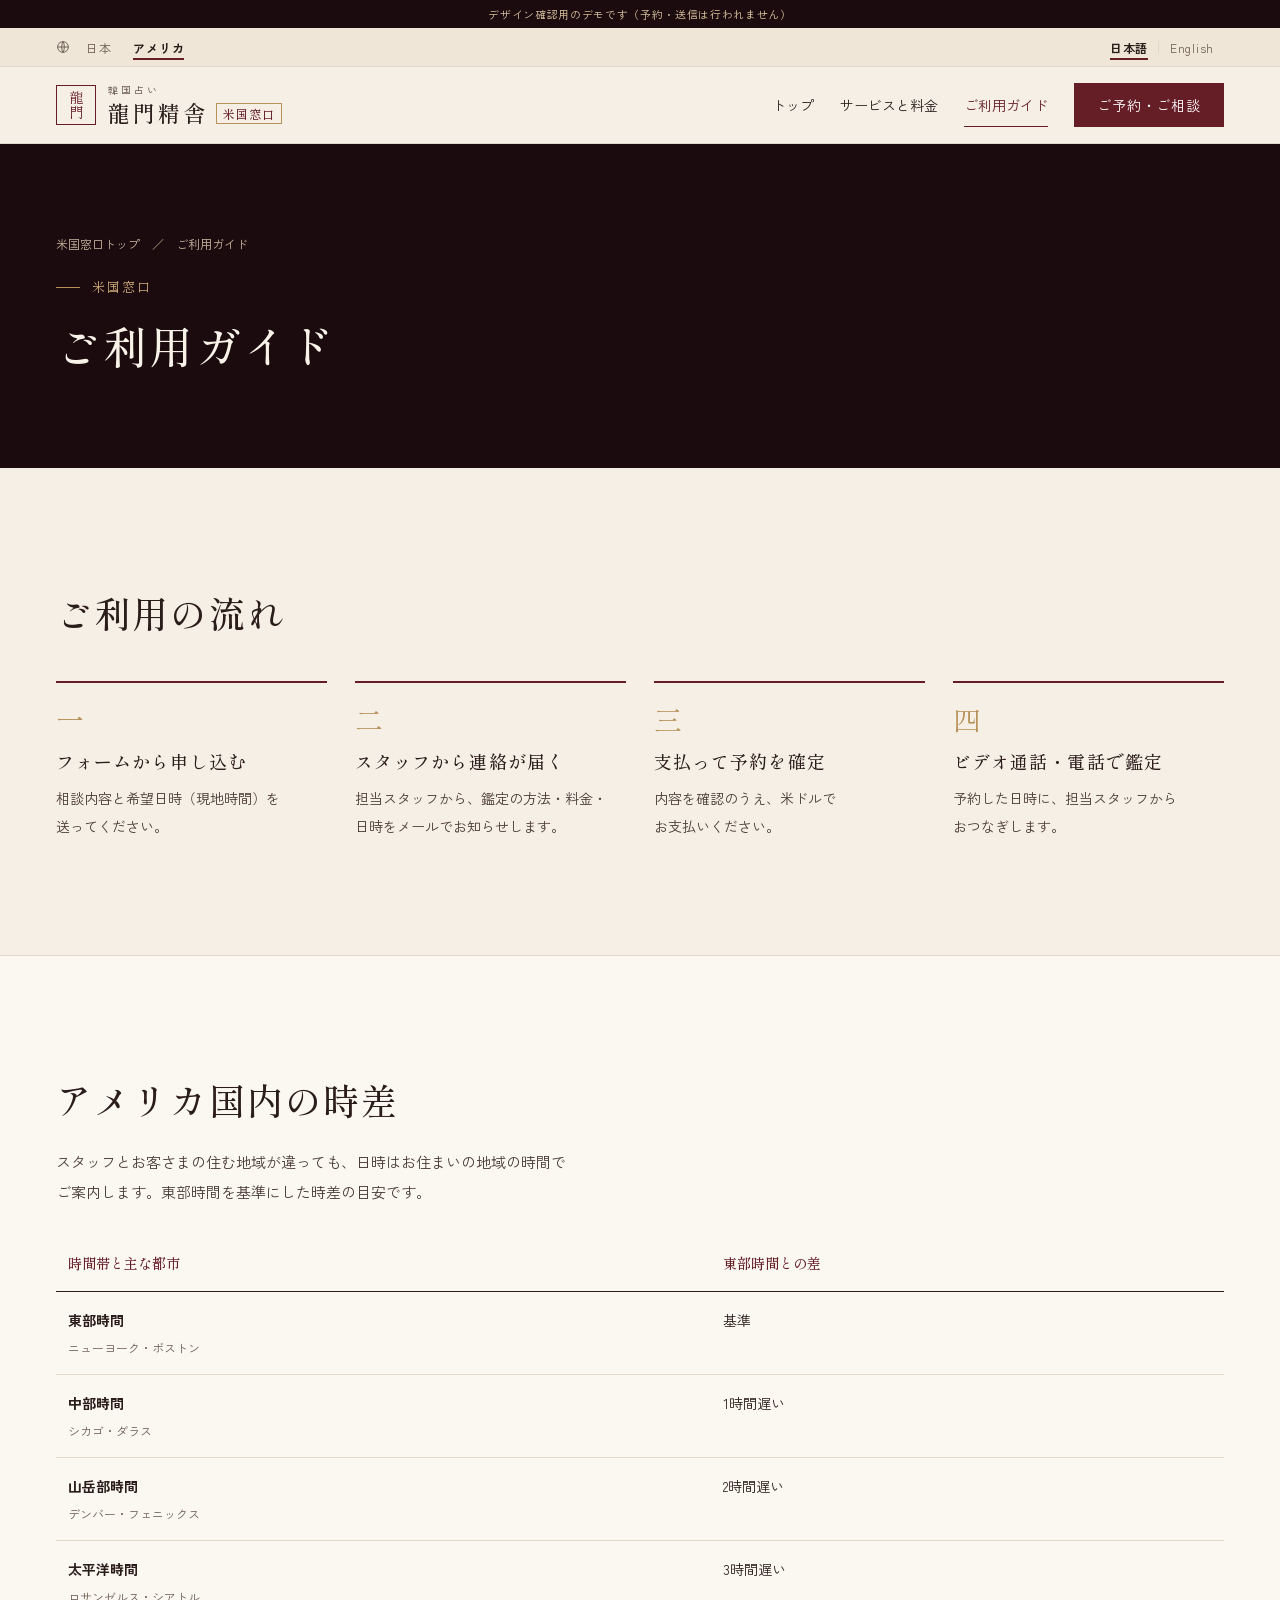
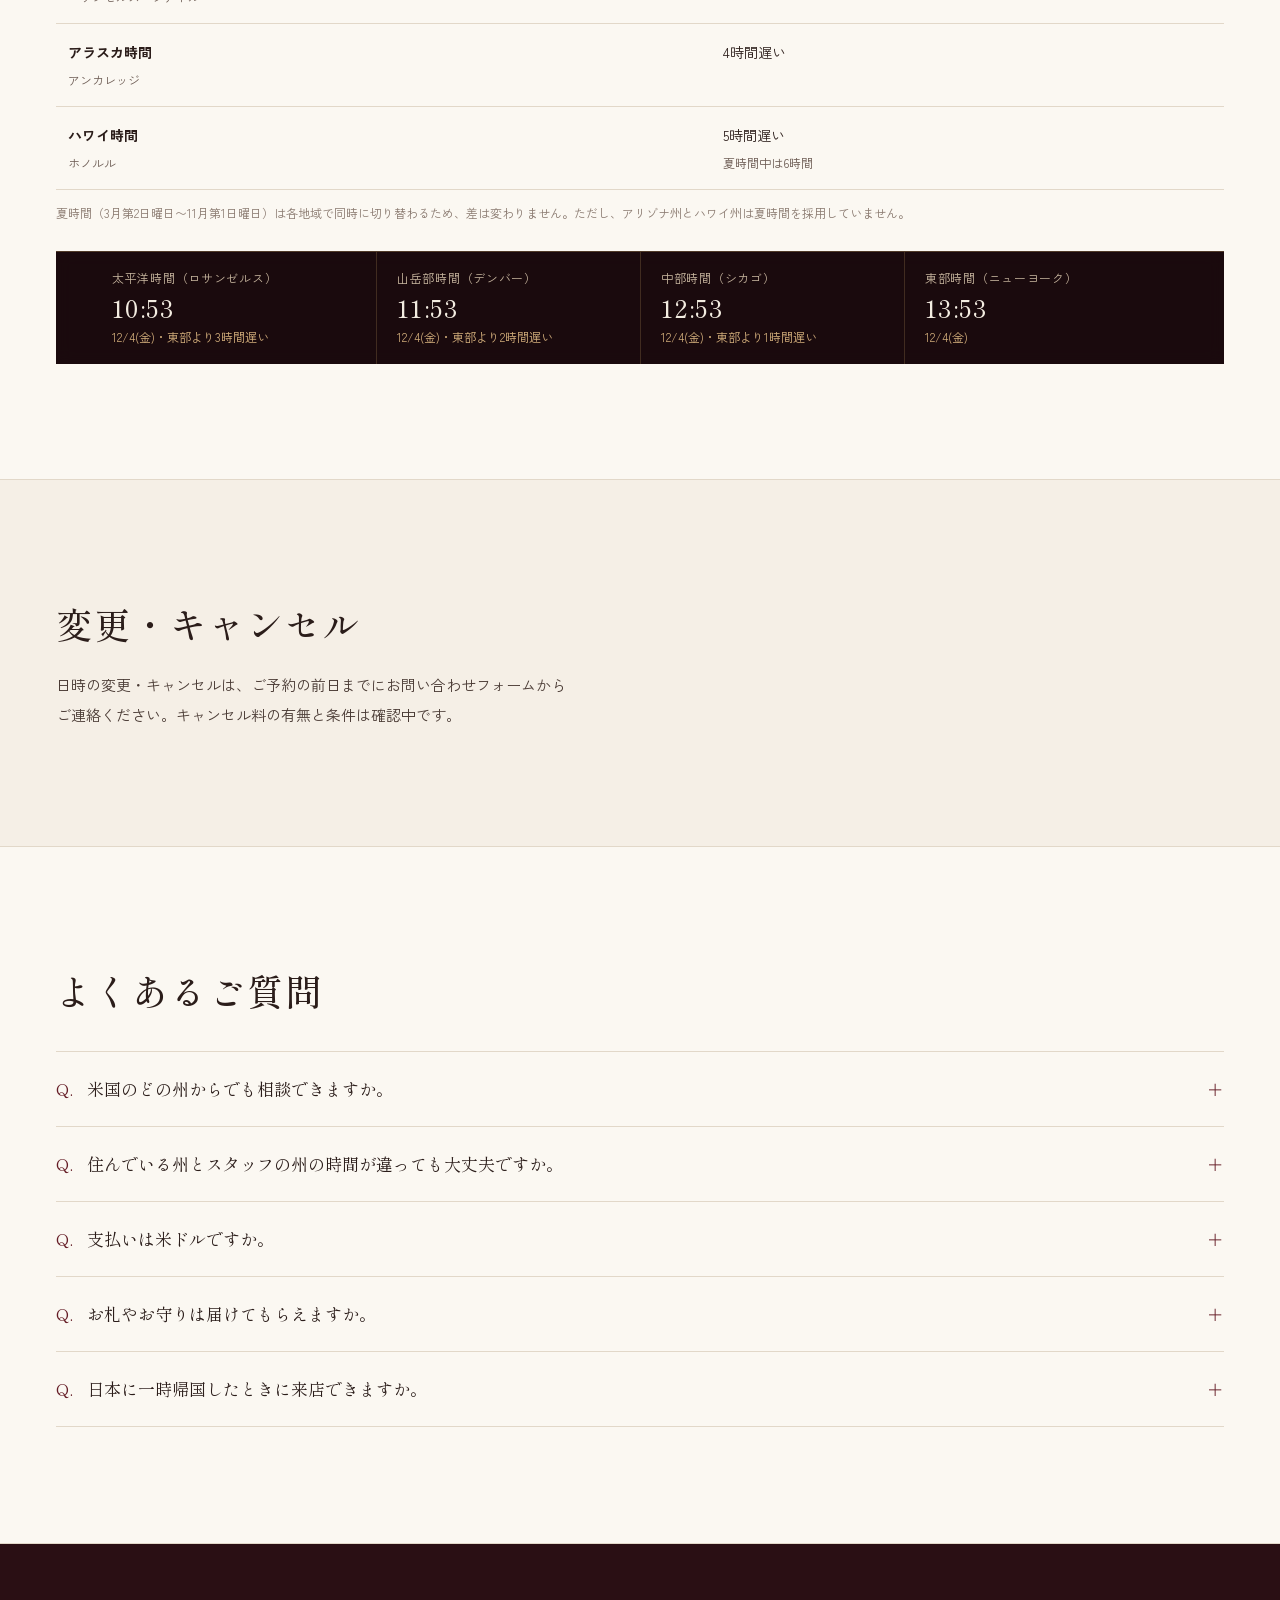
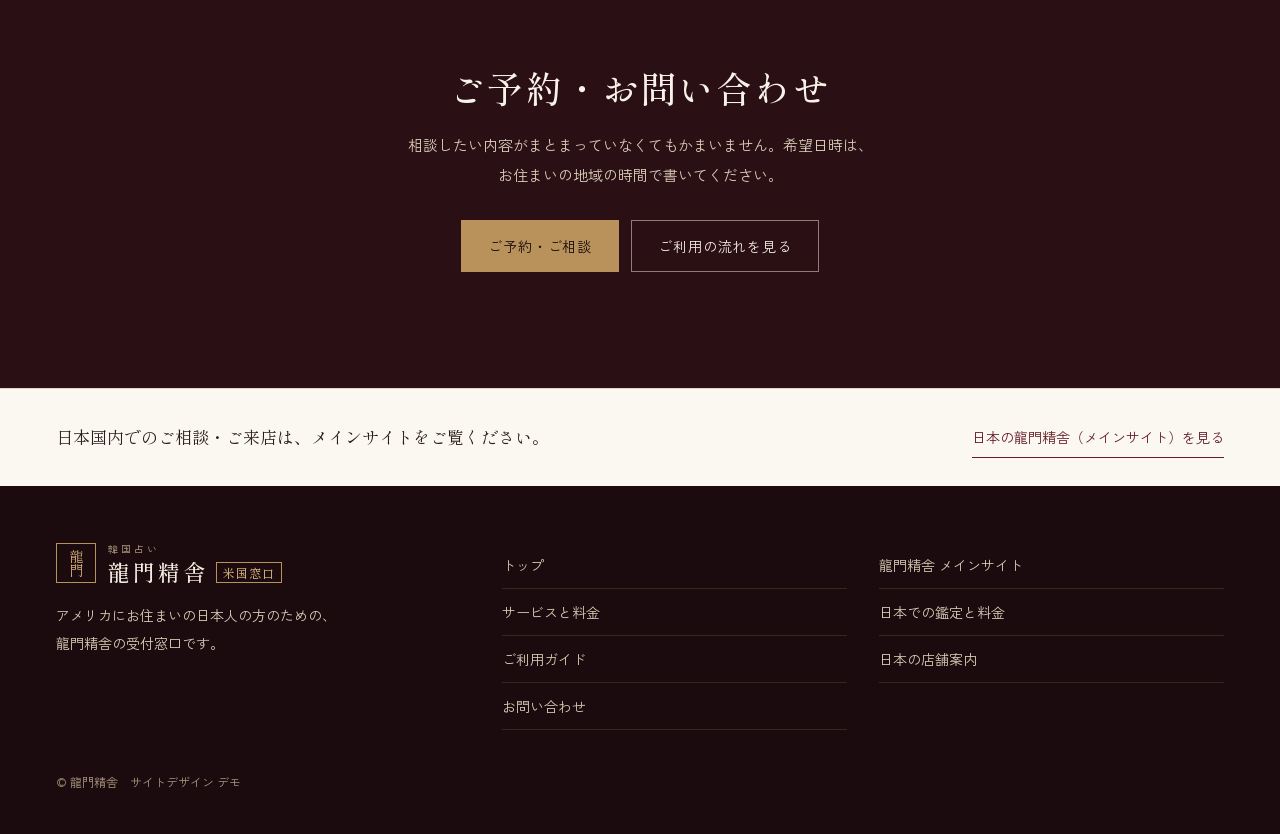
<file: us/guide.html>
<!doctype html>
<html lang="ja">
<head>
<meta charset="utf-8"><meta name="viewport" content="width=device-width,initial-scale=1,viewport-fit=cover">
<meta name="robots" content="noindex,nofollow,noarchive"><meta name="theme-color" content="#f5efe6">
<title>ご利用ガイド｜龍門精舎 米国窓口</title><meta name="description" content="米国窓口のご利用の流れ、アメリカ国内の時差、お支払い、キャンセル、よくあるご質問。">
<script>(function(){var p=location.pathname,i=p.indexOf('/us/'),root=i>=0?p.slice(0,i+1):p.replace(/[^/]*$/,''),nav=performance.getEntriesByType?performance.getEntriesByType('navigation')[0]:null,type=nav?nav.type:'navigate',internal=false;try{var r=new URL(document.referrer);internal=r.origin===location.origin&&r.pathname.indexOf(root)===0}catch(e){}var show=type==='reload'||!internal;if(show)document.documentElement.classList.add('show-loader')})();</script>
<link rel="preconnect" href="https://fonts.googleapis.com"><link rel="preconnect" href="https://fonts.gstatic.com" crossorigin>
<link rel="stylesheet" href="https://fonts.googleapis.com/css2?family=Shippori+Mincho:wght@400;500;600&family=Zen+Kaku+Gothic+New:wght@400;500;700&display=swap">
<link rel="alternate" hreflang="ja" href="guide.html"><link rel="alternate" hreflang="en" href="en/guide.html">
<link rel="stylesheet" href="style.css?v=12"><script defer src="app.js?v=12"></script>
</head><body>
<div id="rm-loader" role="status" aria-label="読み込み中"><div class="rm-box"><div class="rm-mark" aria-hidden="true" lang="ja">龍<br>門</div><div class="rm-name" aria-hidden="true" lang="ja">龍門精舎</div><div class="rm-line"></div></div></div>
<a class="skip" href="#main">本文へ移動</a>
<div class="demo">デザイン確認用のデモです（予約・送信は行われません）</div>
<nav class="region-bar" aria-label="地域と言語">
 <div class="wrap">
  <p class="region"><svg class="globe" viewBox="0 0 24 24" width="14" height="14" fill="none" stroke="currentColor" stroke-width="1.6" aria-hidden="true"><circle cx="12" cy="12" r="9.2"/><path d="M2.8 12h18.4M12 2.8c3 3.2 3 15.2 0 18.4M12 2.8c-3 3.2-3 15.2 0 18.4"/></svg><a href="../">日本</a><a href="index.html" aria-current="true">アメリカ</a></p>
  <p class="langs"><a href="guide.html" aria-current="true" lang="ja">日本語</a><a href="en/guide.html" hreflang="en" lang="en">English</a></p>
 </div>
</nav>
<header class="site-header">
 <div class="wrap">
  <a class="logo" href="index.html" aria-label="龍門精舎 米国窓口 トップへ"><span class="logo-mark" aria-hidden="true">龍<br>門</span><span class="logo-text"><small>韓国占い</small><b>龍門精舎<span>米国窓口</span></b></span></a>
  <nav class="gnav" aria-label="メインメニュー"><a href="index.html">トップ</a><a href="services.html">サービスと料金</a><a href="guide.html" aria-current="page">ご利用ガイド</a><a class="btn" href="contact.html">ご予約・ご相談</a></nav>
  <button class="menu-btn" type="button" aria-expanded="false" aria-controls="sp-menu"><span></span><span></span><span></span><b class="vh">メニューを開く</b></button>
 </div>
 <nav class="sp-menu" id="sp-menu" hidden aria-label="メニュー"><a href="index.html">トップ</a><a href="services.html">サービスと料金</a><a href="guide.html" aria-current="page">ご利用ガイド</a><a href="../" class="back">日本の龍門精舎（メインサイト）</a><a class="btn" href="contact.html">ご予約・ご相談</a></nav>
</header>
<main id="main"><section class="page-head"><div class="wrap">
 <p class="crumb"><a href="index.html">米国窓口トップ</a>　／　ご利用ガイド</p>
 <p class="label">米国窓口</p><h1>ご利用ガイド</h1>
</div></section>
<section class="section" aria-labelledby="flow-title"><div class="wrap">
 <h2 class="h2" id="flow-title">ご利用の流れ</h2>
 <ol class="steps">
 <li><h3>フォームから申し込む</h3><p>相談内容と希望日時（現地時間）を送ってください。</p></li>
 <li><h3>スタッフから連絡が届く</h3><p>担当スタッフから、鑑定の方法・料金・日時をメールでお知らせします。</p></li>
 <li><h3>支払って予約を確定</h3><p>内容を確認のうえ、米ドルでお支払いください。</p></li>
 <li><h3>ビデオ通話・電話で鑑定</h3><p>予約した日時に、担当スタッフからおつなぎします。</p></li>
</ol>
</div></section>
<section class="section alt" aria-labelledby="tz-title"><div class="wrap">
 <h2 class="h2" id="tz-title">アメリカ国内の時差</h2>
 <p class="lead">スタッフとお客さまの住む地域が違っても、日時はお住まいの地域の時間でご案内します。東部時間を基準にした時差の目安です。</p>
 <div><table class="table tz">
  <caption class="vh">東部時間との時差</caption>
  <thead><tr><th scope="col">時間帯と主な都市</th><th scope="col">東部時間との差</th></tr></thead>
  <tbody><tr><th scope="row">東部時間<small class="city">ニューヨーク・ボストン</small></th><td>基準</td></tr><tr><th scope="row">中部時間<small class="city">シカゴ・ダラス</small></th><td>1時間遅い</td></tr><tr><th scope="row">山岳部時間<small class="city">デンバー・フェニックス</small></th><td>2時間遅い</td></tr><tr><th scope="row">太平洋時間<small class="city">ロサンゼルス・シアトル</small></th><td>3時間遅い</td></tr><tr><th scope="row">アラスカ時間<small class="city">アンカレッジ</small></th><td>4時間遅い</td></tr><tr><th scope="row">ハワイ時間<small class="city">ホノルル</small></th><td>5時間遅い<small class=city>夏時間中は6時間</small></td></tr></tbody>
 </table></div>
 <p class="note">夏時間（3月第2日曜日〜11月第1日曜日）は各地域で同時に切り替わるため、差は変わりません。ただし、アリゾナ州とハワイ州は夏時間を採用していません。</p>
 <div style="margin-top:28px;background:var(--night)"><div class="clocks" aria-label="アメリカ各地の現在時刻">
  <p class="clock" data-tz="America/Los_Angeles"><span>太平洋時間（ロサンゼルス）</span><b>--:--</b><small></small></p>
  <p class="clock" data-tz="America/Denver"><span>山岳部時間（デンバー）</span><b>--:--</b><small></small></p>
  <p class="clock" data-tz="America/Chicago"><span>中部時間（シカゴ）</span><b>--:--</b><small></small></p>
  <p class="clock" data-tz="America/New_York"><span>東部時間（ニューヨーク）</span><b>--:--</b><small></small></p>
 </div></div>
</div></section>
<section class="section" aria-labelledby="cancel-title"><div class="wrap">
 <h2 class="h2" id="cancel-title">変更・キャンセル</h2>
 <p class="lead">日時の変更・キャンセルは、ご予約の前日までにお問い合わせフォームからご連絡ください。キャンセル料の有無と条件は確認中です。</p>
</div></section>
<section class="section alt" aria-labelledby="faq-title"><div class="wrap">
 <h2 class="h2" id="faq-title">よくあるご質問</h2>
 <div class="faq"><details><summary>米国のどの州からでも相談できますか。</summary><p>ビデオ通話・電話の鑑定は、どの州からでも利用できる予定です（確認中）。</p></details><details><summary>住んでいる州とスタッフの州の時間が違っても大丈夫ですか。</summary><p>大丈夫です。日時は、お住まいの地域の時間でご案内します。</p></details><details><summary>支払いは米ドルですか。</summary><p>はい、米ドルでのお支払いになる予定です。支払い方法は確認中です。</p></details><details><summary>お札やお守りは届けてもらえますか。</summary><p>アメリカ国内のご住所へお届けする予定です。送料とお届け日数は確認中です。</p></details><details><summary>日本に一時帰国したときに来店できますか。</summary><p>できます。店舗の場所と営業時間は、メインサイトの店舗案内をご覧ください。</p></details></div>
</div></section>
<section class="section cta-band" aria-labelledby="cta-title"><div class="wrap">
 <h2 class="h2" id="cta-title">ご予約・お問い合わせ</h2>
 <p>相談したい内容がまとまっていなくてもかまいません。希望日時は、お住まいの地域の時間で書いてください。</p>
 <div class="hero-cta"><a class="btn gold" href="contact.html">ご予約・ご相談</a><a class="btn line" href="guide.html">ご利用の流れを見る</a></div>
</div></section>
</main>
<section class="to-main" aria-label="メインサイトのご案内">
 <div class="wrap"><p>日本国内でのご相談・ご来店は、メインサイトをご覧ください。</p><a class="text-link" href="../">日本の龍門精舎（メインサイト）を見る</a></div>
</section>
<footer class="site-footer">
 <div class="wrap">
  <div class="foot-grid">
   <div><a class="logo" href="index.html"><span class="logo-mark" aria-hidden="true">龍<br>門</span><span class="logo-text"><small>韓国占い</small><b>龍門精舎<span>米国窓口</span></b></span></a><p style="margin-top:16px">アメリカにお住まいの日本人の方のための、龍門精舎の受付窓口です。</p></div>
   <nav class="foot-links" aria-label="米国サイト"><a href="index.html">トップ</a><a href="services.html">サービスと料金</a><a href="guide.html">ご利用ガイド</a><a href="contact.html">お問い合わせ</a></nav>
   <nav class="foot-links" aria-label="メインサイト"><a href="../">龍門精舎 メインサイト</a><a href="../#services">日本での鑑定と料金</a><a href="../#access">日本の店舗案内</a></nav>
  </div>
  <p class="copy">© 龍門精舎　サイトデザイン デモ</p>
 </div>
</footer>
<div class="sticky-cta" aria-label="ご相談のご案内"><a class="btn ghost" href="services.html">料金を見る</a><a class="btn" href="contact.html">ご予約・ご相談</a></div>
</body>
</html>
</file>
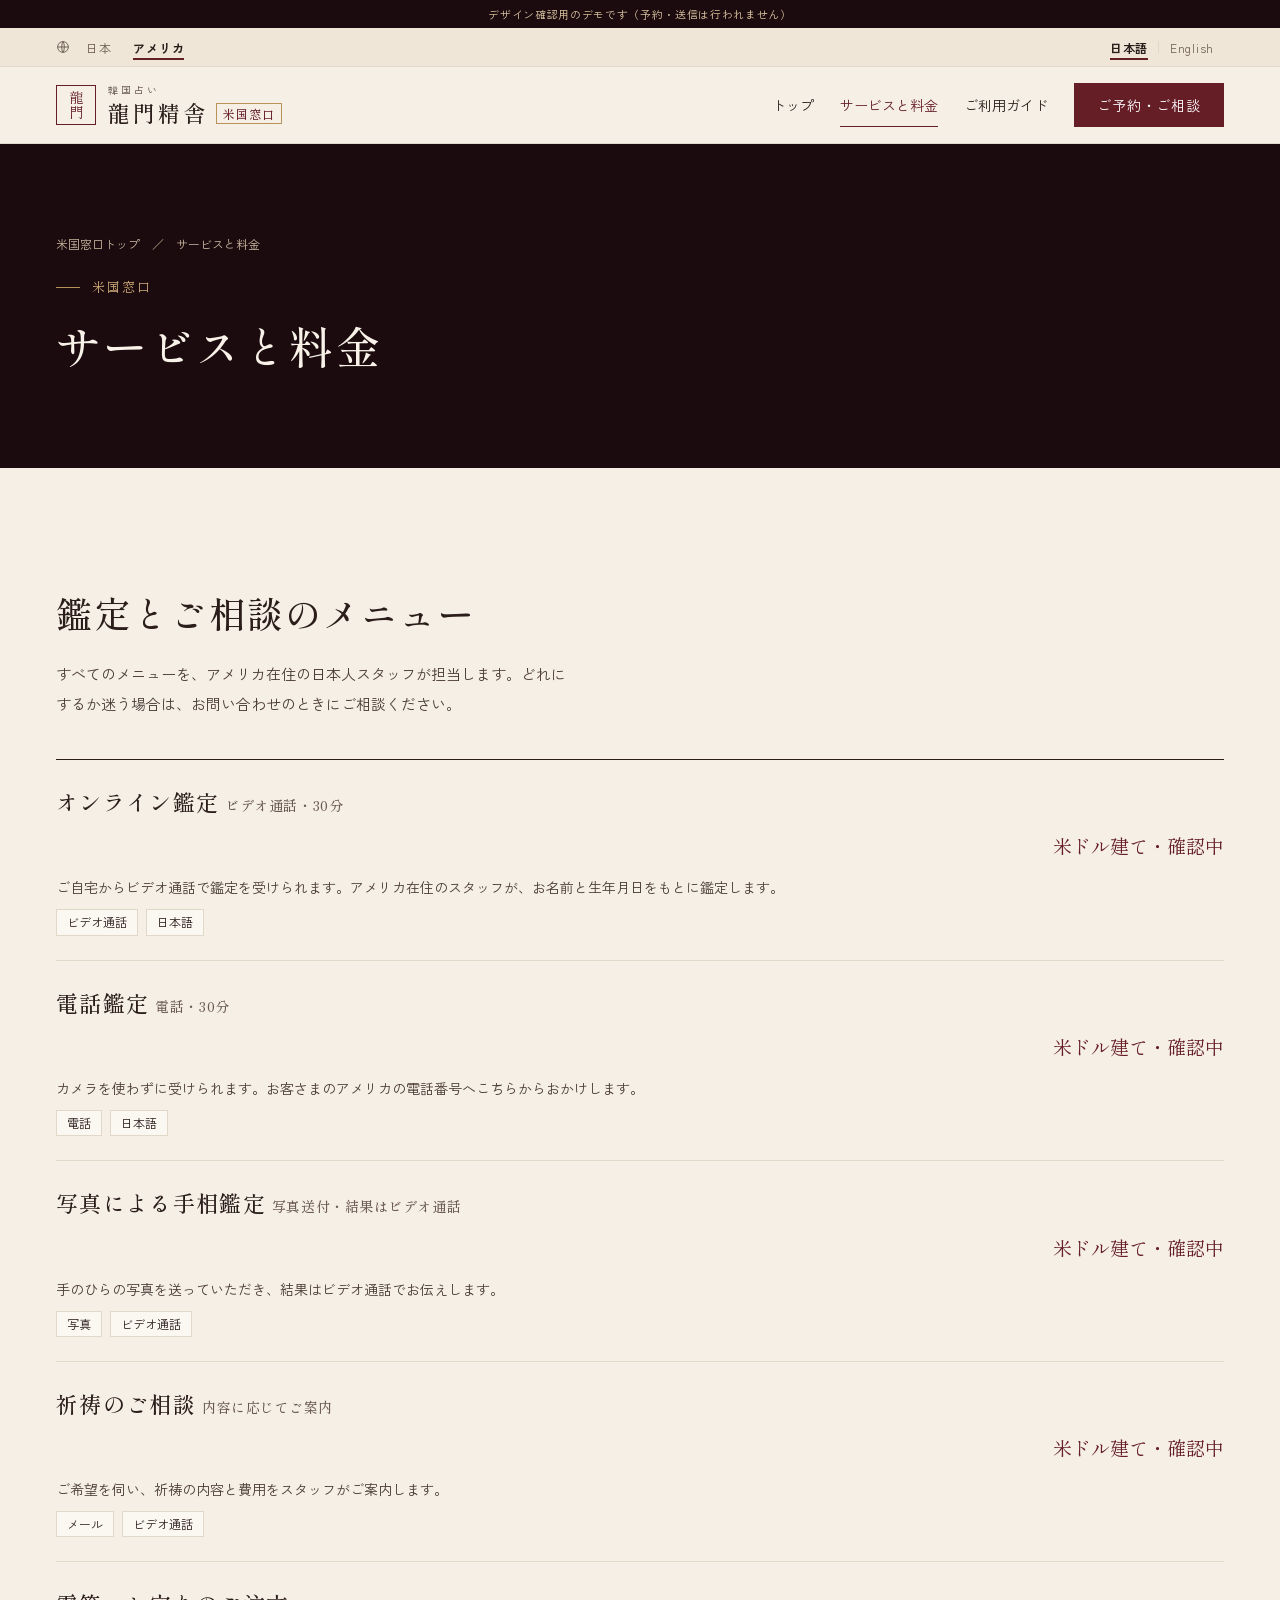
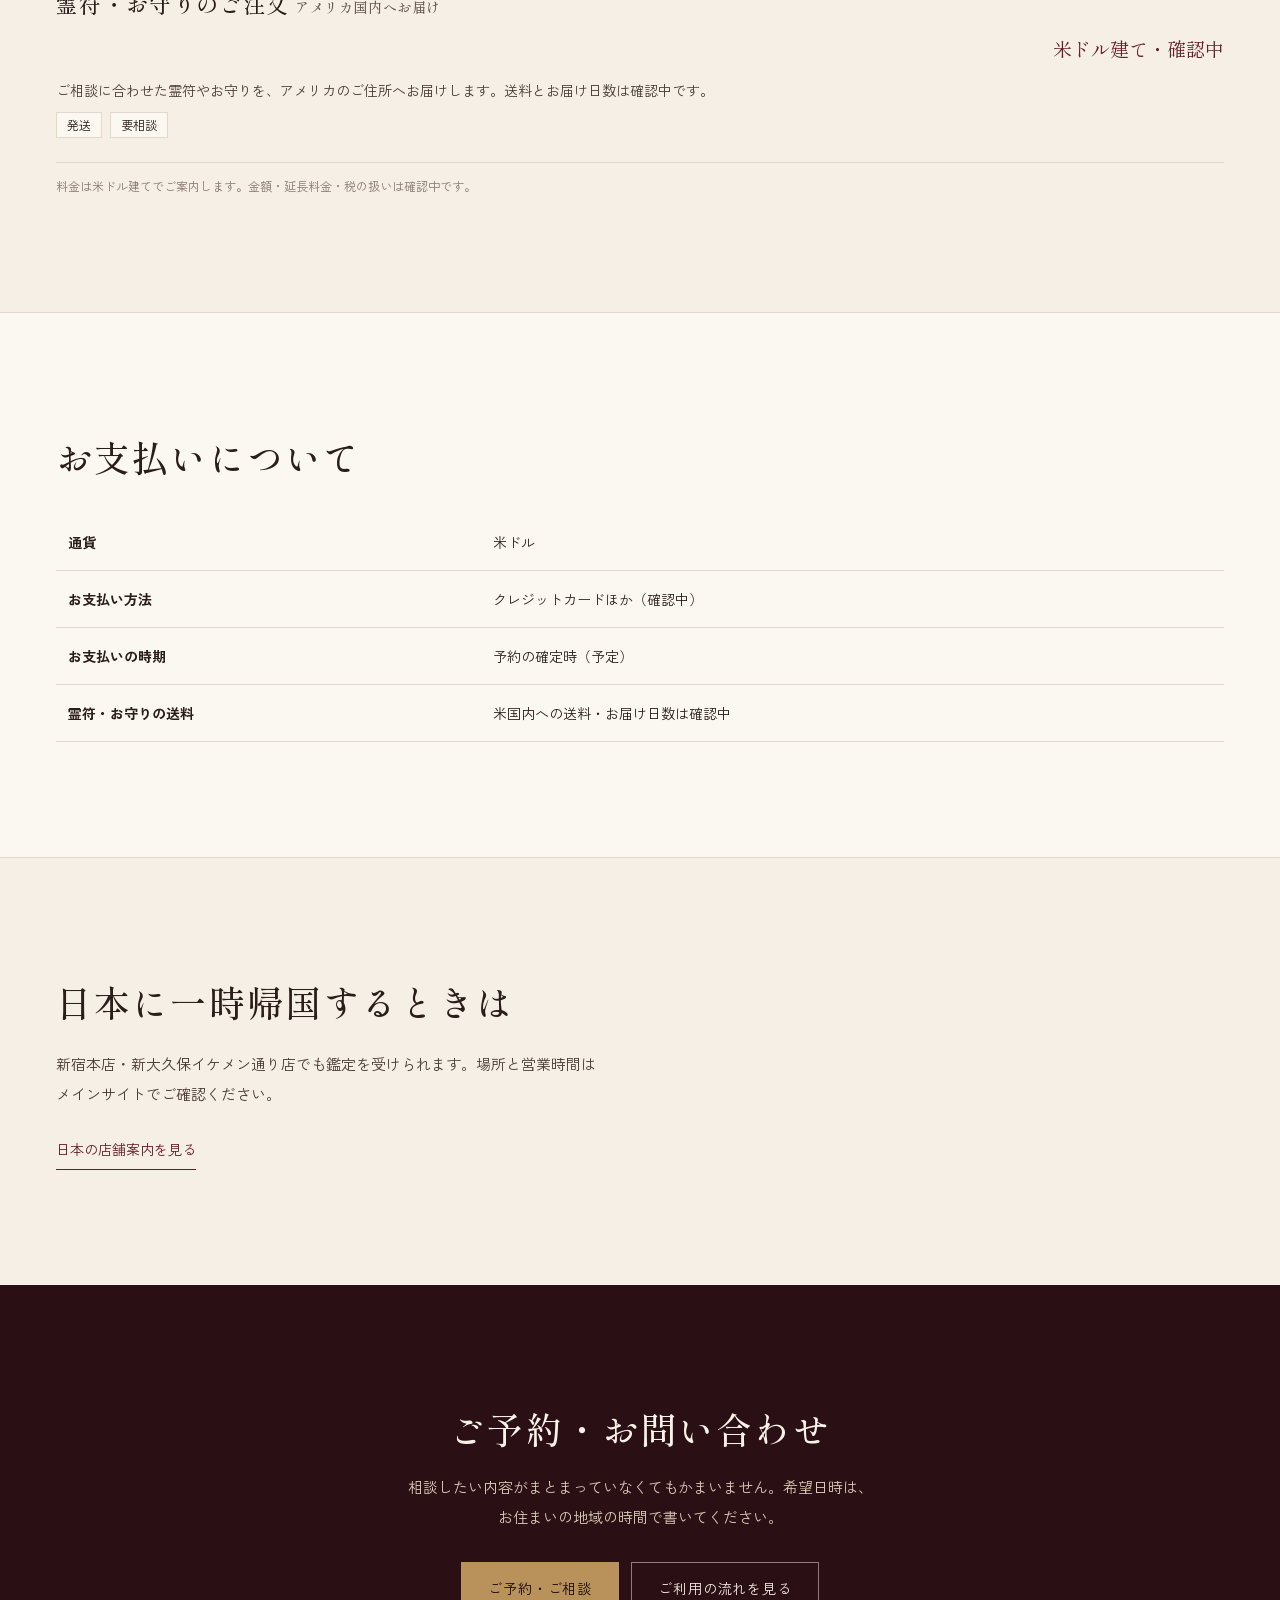
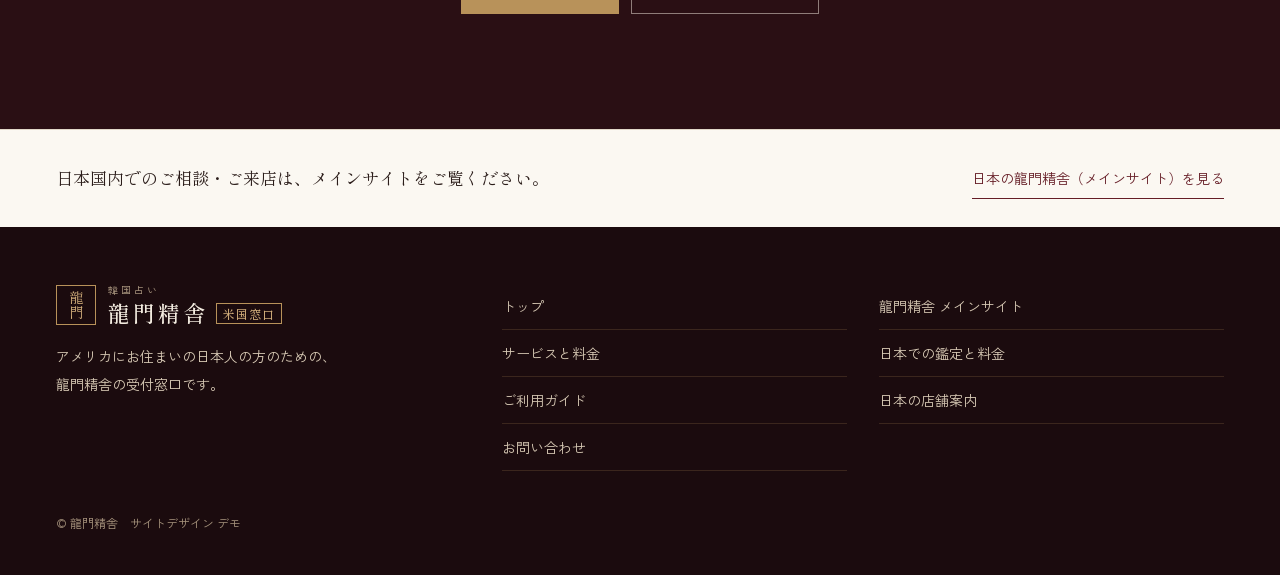
<file: us/services.html>
<!doctype html>
<html lang="ja">
<head>
<meta charset="utf-8"><meta name="viewport" content="width=device-width,initial-scale=1,viewport-fit=cover">
<meta name="robots" content="noindex,nofollow,noarchive"><meta name="theme-color" content="#f5efe6">
<title>サービスと料金｜龍門精舎 米国窓口</title><meta name="description" content="米国在住の日本人の方向け、オンライン鑑定・電話鑑定・祈祷のご相談・霊符のお届け。料金は米ドル建て。">
<script>(function(){var p=location.pathname,i=p.indexOf('/us/'),root=i>=0?p.slice(0,i+1):p.replace(/[^/]*$/,''),nav=performance.getEntriesByType?performance.getEntriesByType('navigation')[0]:null,type=nav?nav.type:'navigate',internal=false;try{var r=new URL(document.referrer);internal=r.origin===location.origin&&r.pathname.indexOf(root)===0}catch(e){}var show=type==='reload'||!internal;if(show)document.documentElement.classList.add('show-loader')})();</script>
<link rel="preconnect" href="https://fonts.googleapis.com"><link rel="preconnect" href="https://fonts.gstatic.com" crossorigin>
<link rel="stylesheet" href="https://fonts.googleapis.com/css2?family=Shippori+Mincho:wght@400;500;600&family=Zen+Kaku+Gothic+New:wght@400;500;700&display=swap">
<link rel="alternate" hreflang="ja" href="services.html"><link rel="alternate" hreflang="en" href="en/services.html">
<link rel="stylesheet" href="style.css?v=12"><script defer src="app.js?v=12"></script>
</head><body>
<div id="rm-loader" role="status" aria-label="読み込み中"><div class="rm-box"><div class="rm-mark" aria-hidden="true" lang="ja">龍<br>門</div><div class="rm-name" aria-hidden="true" lang="ja">龍門精舎</div><div class="rm-line"></div></div></div>
<a class="skip" href="#main">本文へ移動</a>
<div class="demo">デザイン確認用のデモです（予約・送信は行われません）</div>
<nav class="region-bar" aria-label="地域と言語">
 <div class="wrap">
  <p class="region"><svg class="globe" viewBox="0 0 24 24" width="14" height="14" fill="none" stroke="currentColor" stroke-width="1.6" aria-hidden="true"><circle cx="12" cy="12" r="9.2"/><path d="M2.8 12h18.4M12 2.8c3 3.2 3 15.2 0 18.4M12 2.8c-3 3.2-3 15.2 0 18.4"/></svg><a href="../">日本</a><a href="index.html" aria-current="true">アメリカ</a></p>
  <p class="langs"><a href="services.html" aria-current="true" lang="ja">日本語</a><a href="en/services.html" hreflang="en" lang="en">English</a></p>
 </div>
</nav>
<header class="site-header">
 <div class="wrap">
  <a class="logo" href="index.html" aria-label="龍門精舎 米国窓口 トップへ"><span class="logo-mark" aria-hidden="true">龍<br>門</span><span class="logo-text"><small>韓国占い</small><b>龍門精舎<span>米国窓口</span></b></span></a>
  <nav class="gnav" aria-label="メインメニュー"><a href="index.html">トップ</a><a href="services.html" aria-current="page">サービスと料金</a><a href="guide.html">ご利用ガイド</a><a class="btn" href="contact.html">ご予約・ご相談</a></nav>
  <button class="menu-btn" type="button" aria-expanded="false" aria-controls="sp-menu"><span></span><span></span><span></span><b class="vh">メニューを開く</b></button>
 </div>
 <nav class="sp-menu" id="sp-menu" hidden aria-label="メニュー"><a href="index.html">トップ</a><a href="services.html" aria-current="page">サービスと料金</a><a href="guide.html">ご利用ガイド</a><a href="../" class="back">日本の龍門精舎（メインサイト）</a><a class="btn" href="contact.html">ご予約・ご相談</a></nav>
</header>
<main id="main"><section class="page-head"><div class="wrap">
 <p class="crumb"><a href="index.html">米国窓口トップ</a>　／　サービスと料金</p>
 <p class="label">米国窓口</p><h1>サービスと料金</h1>
</div></section>
<section class="section" aria-labelledby="menu-title"><div class="wrap">
 <h2 class="h2" id="menu-title">鑑定とご相談のメニュー</h2>
 <p class="lead">すべてのメニューを、アメリカ在住の日本人スタッフが担当します。どれにするか迷う場合は、お問い合わせのときにご相談ください。</p>
 <ul class="menu-list"><li class="menu-item"><h3>オンライン鑑定<small>ビデオ通話・30分</small></h3><p class="price">米ドル建て・確認中</p><p>ご自宅からビデオ通話で鑑定を受けられます。アメリカ在住のスタッフが、お名前と生年月日をもとに鑑定します。</p><ul class="how" aria-label="受付方法"><li>ビデオ通話</li><li>日本語</li></ul></li><li class="menu-item"><h3>電話鑑定<small>電話・30分</small></h3><p class="price">米ドル建て・確認中</p><p>カメラを使わずに受けられます。お客さまのアメリカの電話番号へこちらからおかけします。</p><ul class="how" aria-label="受付方法"><li>電話</li><li>日本語</li></ul></li><li class="menu-item"><h3>写真による手相鑑定<small>写真送付・結果はビデオ通話</small></h3><p class="price">米ドル建て・確認中</p><p>手のひらの写真を送っていただき、結果はビデオ通話でお伝えします。</p><ul class="how" aria-label="受付方法"><li>写真</li><li>ビデオ通話</li></ul></li><li class="menu-item"><h3>祈祷のご相談<small>内容に応じてご案内</small></h3><p class="price">米ドル建て・確認中</p><p>ご希望を伺い、祈祷の内容と費用をスタッフがご案内します。</p><ul class="how" aria-label="受付方法"><li>メール</li><li>ビデオ通話</li></ul></li><li class="menu-item"><h3>霊符・お守りのご注文<small>アメリカ国内へお届け</small></h3><p class="price">米ドル建て・確認中</p><p>ご相談に合わせた霊符やお守りを、アメリカのご住所へお届けします。送料とお届け日数は確認中です。</p><ul class="how" aria-label="受付方法"><li>発送</li><li>要相談</li></ul></li></ul>
 <p class="note">料金は米ドル建てでご案内します。金額・延長料金・税の扱いは確認中です。</p>
</div></section>
<section class="section alt" aria-labelledby="pay-title"><div class="wrap">
 <h2 class="h2" id="pay-title">お支払いについて</h2>
 <table class="table">
  <tbody>
   <tr><th scope="row">通貨</th><td>米ドル</td></tr>
   <tr><th scope="row">お支払い方法</th><td>クレジットカードほか（確認中）</td></tr>
   <tr><th scope="row">お支払いの時期</th><td>予約の確定時（予定）</td></tr>
   <tr><th scope="row">霊符・お守りの送料</th><td>米国内への送料・お届け日数は確認中</td></tr>
  </tbody>
 </table>
</div></section>
<section class="section" aria-labelledby="jp-title"><div class="wrap">
 <div>
  <h2 class="h2" id="jp-title">日本に一時帰国するときは</h2>
  <p class="lead">新宿本店・新大久保イケメン通り店でも鑑定を受けられます。場所と営業時間はメインサイトでご確認ください。</p>
  <p style="margin-top:20px"><a class="text-link" href="../#access">日本の店舗案内を見る</a></p>
 </div>
</div></section>
<section class="section cta-band" aria-labelledby="cta-title"><div class="wrap">
 <h2 class="h2" id="cta-title">ご予約・お問い合わせ</h2>
 <p>相談したい内容がまとまっていなくてもかまいません。希望日時は、お住まいの地域の時間で書いてください。</p>
 <div class="hero-cta"><a class="btn gold" href="contact.html">ご予約・ご相談</a><a class="btn line" href="guide.html">ご利用の流れを見る</a></div>
</div></section>
</main>
<section class="to-main" aria-label="メインサイトのご案内">
 <div class="wrap"><p>日本国内でのご相談・ご来店は、メインサイトをご覧ください。</p><a class="text-link" href="../">日本の龍門精舎（メインサイト）を見る</a></div>
</section>
<footer class="site-footer">
 <div class="wrap">
  <div class="foot-grid">
   <div><a class="logo" href="index.html"><span class="logo-mark" aria-hidden="true">龍<br>門</span><span class="logo-text"><small>韓国占い</small><b>龍門精舎<span>米国窓口</span></b></span></a><p style="margin-top:16px">アメリカにお住まいの日本人の方のための、龍門精舎の受付窓口です。</p></div>
   <nav class="foot-links" aria-label="米国サイト"><a href="index.html">トップ</a><a href="services.html">サービスと料金</a><a href="guide.html">ご利用ガイド</a><a href="contact.html">お問い合わせ</a></nav>
   <nav class="foot-links" aria-label="メインサイト"><a href="../">龍門精舎 メインサイト</a><a href="../#services">日本での鑑定と料金</a><a href="../#access">日本の店舗案内</a></nav>
  </div>
  <p class="copy">© 龍門精舎　サイトデザイン デモ</p>
 </div>
</footer>
<div class="sticky-cta" aria-label="ご相談のご案内"><a class="btn ghost" href="services.html">料金を見る</a><a class="btn" href="contact.html">ご予約・ご相談</a></div>
</body>
</html>
</file>
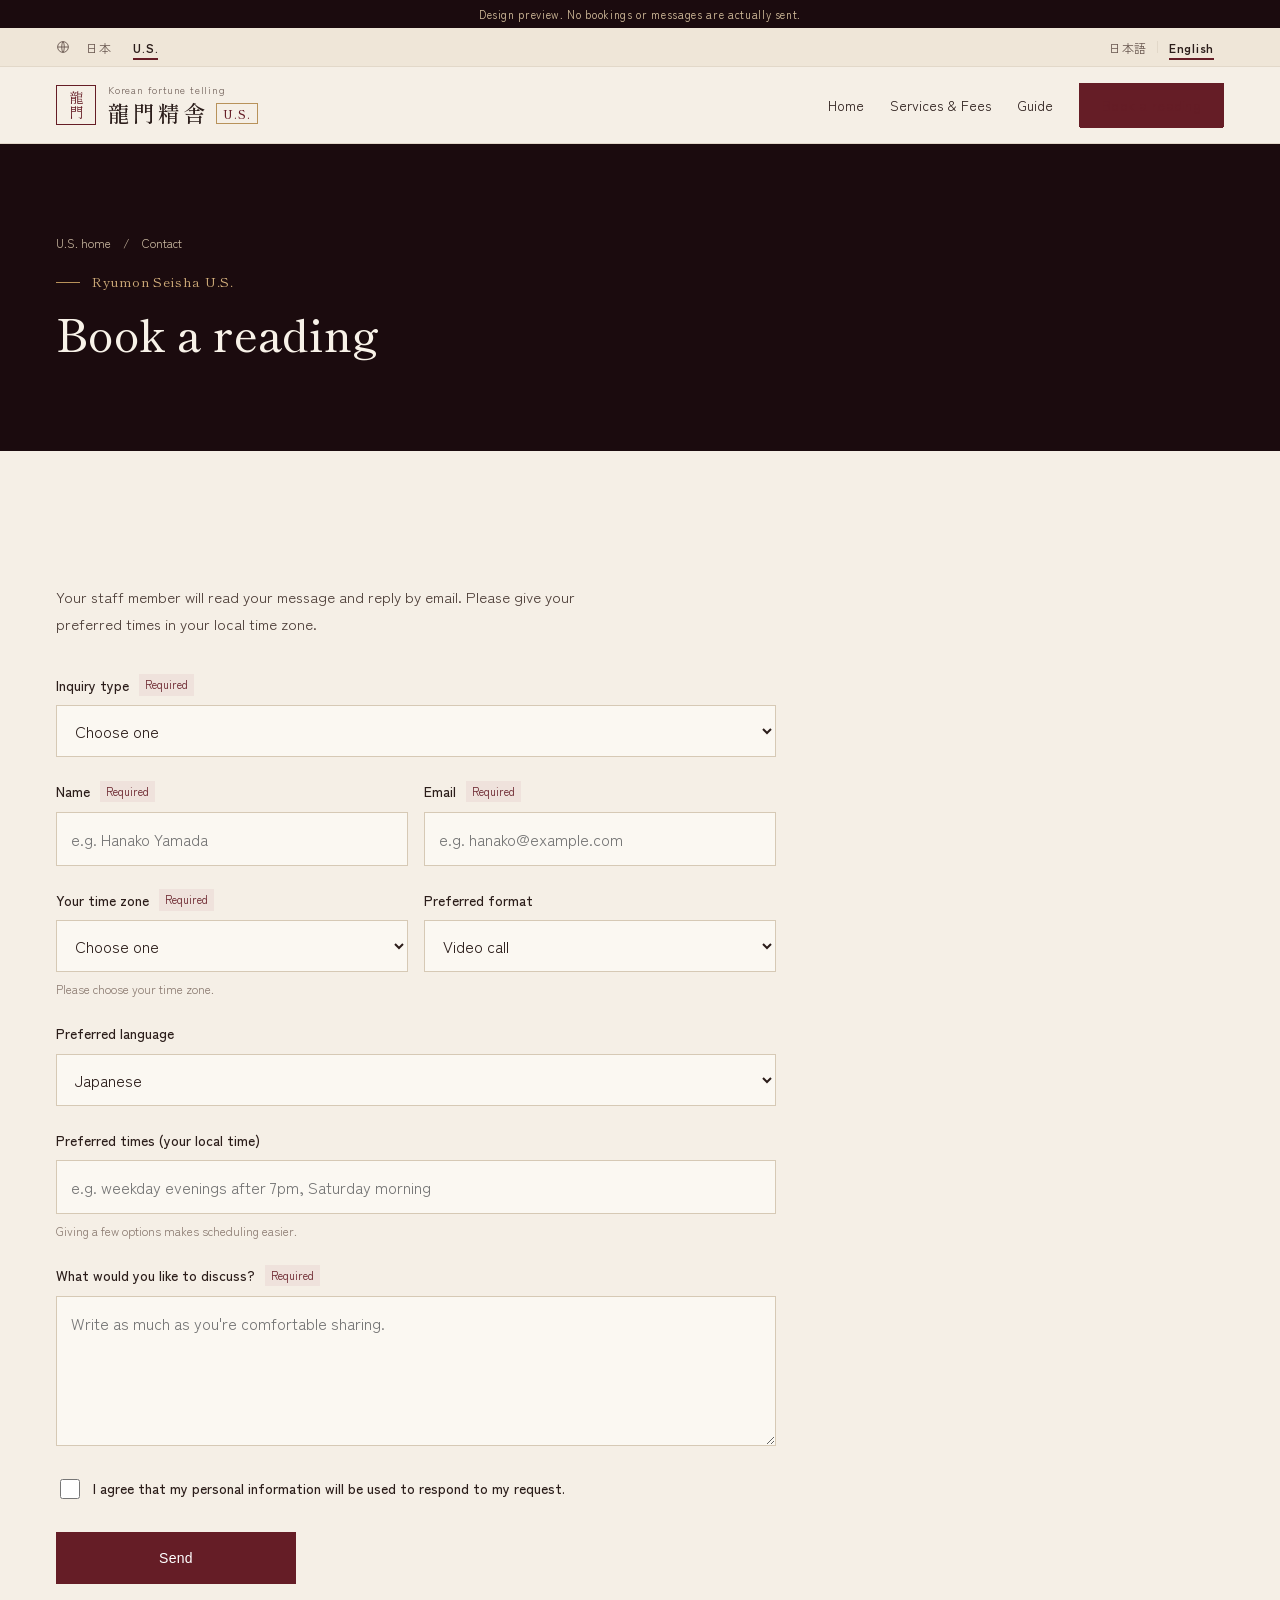
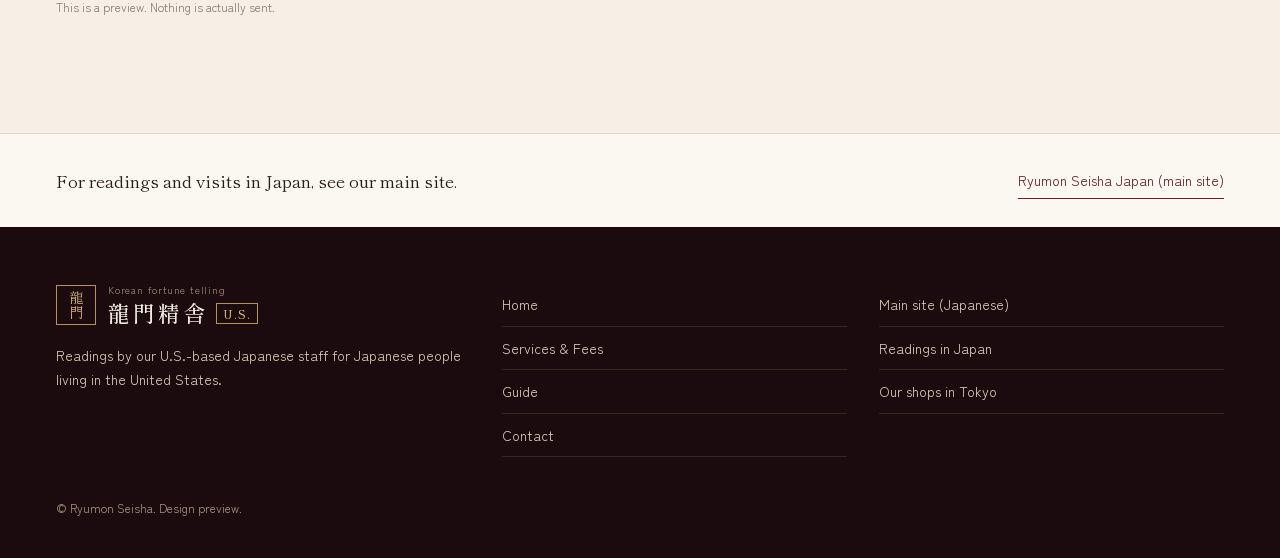
<file: us/en/contact.html>
<!doctype html>
<html lang="en">
<head>
<meta charset="utf-8"><meta name="viewport" content="width=device-width,initial-scale=1,viewport-fit=cover">
<meta name="robots" content="noindex,nofollow,noarchive"><meta name="theme-color" content="#f5efe6">
<title>Contact | Ryumon Seisha U.S.</title><meta name="description" content="Book a reading or ask a question.">
<script>(function(){var p=location.pathname,i=p.indexOf('/us/'),root=i>=0?p.slice(0,i+1):p.replace(/[^/]*$/,''),nav=performance.getEntriesByType?performance.getEntriesByType('navigation')[0]:null,type=nav?nav.type:'navigate',internal=false;try{var r=new URL(document.referrer);internal=r.origin===location.origin&&r.pathname.indexOf(root)===0}catch(e){}var show=type==='reload'||!internal;if(show)document.documentElement.classList.add('show-loader')})();</script>
<link rel="preconnect" href="https://fonts.googleapis.com"><link rel="preconnect" href="https://fonts.gstatic.com" crossorigin>
<link rel="stylesheet" href="https://fonts.googleapis.com/css2?family=Shippori+Mincho:wght@400;500;600&family=Zen+Kaku+Gothic+New:wght@400;500;700&display=swap">
<link rel="alternate" hreflang="ja" href="../contact.html"><link rel="alternate" hreflang="en" href="contact.html">
<link rel="stylesheet" href="../style.css?v=12"><script defer src="../app.js?v=12"></script>
</head><body>
<div id="rm-loader" role="status" aria-label="Loading"><div class="rm-box"><div class="rm-mark" aria-hidden="true" lang="ja">龍<br>門</div><div class="rm-name" aria-hidden="true" lang="ja">龍門精舎</div><div class="rm-line"></div></div></div>
<a class="skip" href="#main">Skip to content</a>
<div class="demo">Design preview. No bookings or messages are actually sent.</div>
<nav class="region-bar" aria-label="Region and language">
 <div class="wrap">
  <p class="region"><svg class="globe" viewBox="0 0 24 24" width="14" height="14" fill="none" stroke="currentColor" stroke-width="1.6" aria-hidden="true"><circle cx="12" cy="12" r="9.2"/><path d="M2.8 12h18.4M12 2.8c3 3.2 3 15.2 0 18.4M12 2.8c-3 3.2-3 15.2 0 18.4"/></svg><a href="../../" lang="ja">日本</a><a href="index.html" aria-current="true">U.S.</a></p>
  <p class="langs"><a href="../contact.html" hreflang="ja" lang="ja">日本語</a><a href="contact.html" aria-current="true">English</a></p>
 </div>
</nav>
<header class="site-header">
 <div class="wrap">
  <a class="logo" href="index.html" aria-label="Ryumon Seisha U.S. home"><span class="logo-mark" aria-hidden="true" lang="ja">龍<br>門</span><span class="logo-text"><small>Korean fortune telling</small><b lang="ja">龍門精舎<span lang="en">U.S.</span></b></span></a>
  <nav class="gnav" aria-label="Main menu"><a href="index.html">Home</a><a href="services.html">Services & Fees</a><a href="guide.html">Guide</a><a class="btn" href="contact.html" aria-current="page">Book a reading</a></nav>
  <button class="menu-btn" type="button" aria-expanded="false" aria-controls="sp-menu"><span></span><span></span><span></span><b class="vh">Open menu</b></button>
 </div>
 <nav class="sp-menu" id="sp-menu" hidden aria-label="Menu"><a href="index.html">Home</a><a href="services.html">Services & Fees</a><a href="guide.html">Guide</a><a href="../../" class="back">Ryumon Seisha Japan (main site)</a><a class="btn" href="contact.html">Book a reading</a></nav>
</header>
<main id="main"><section class="page-head"><div class="wrap">
 <p class="crumb"><a href="index.html">U.S. home</a>　/　Contact</p>
 <p class="label">Ryumon Seisha U.S.</p><h1>Book a reading</h1>
</div></section>
<section class="section"><div class="wrap">
 <p class="lead">Your staff member will read your message and reply by email. Please give your preferred times in your local time zone.</p>
 <form class="form" id="us-form" novalidate>
  <div class="field"><label for="f-type">Inquiry type<span class="req">Required</span></label>
   <select id="f-type" name="type" required><option value="">Choose one</option><option>Book a reading</option><option>Prayer consultation</option><option>Talismans and charms</option><option>Something else</option></select></div>
  <div class="row2">
   <div class="field"><label for="f-name">Name<span class="req">Required</span></label><input id="f-name" name="name" autocomplete="name" placeholder="e.g. Hanako Yamada" required></div>
   <div class="field"><label for="f-email">Email<span class="req">Required</span></label><input id="f-email" name="email" type="email" autocomplete="email" inputmode="email" placeholder="e.g. hanako@example.com" required></div>
  </div>
  <div class="row2">
   <div class="field"><label for="f-tz">Your time zone<span class="req">Required</span></label>
    <select id="f-tz" name="tz" required><option value="">Choose one</option><option>Pacific (Los Angeles etc.)</option><option>Mountain (Denver etc.)</option><option>Central (Chicago etc.)</option><option>Eastern (New York etc.)</option><option>Alaska</option><option>Hawaii</option></select>
    <p class="hint">Selected automatically from your device settings.</p></div>
   <div class="field"><label for="f-method">Preferred format</label>
    <select id="f-method" name="method"><option>Video call</option><option>Phone</option><option>Not sure yet</option></select></div>
  </div>
  <div class="field"><label for="f-lang">Preferred language</label>
   <select id="f-lang" name="lang"><option>Japanese</option><option>English</option><option>Either</option></select></div>
  <div class="field"><label for="f-date">Preferred times (your local time)</label><input id="f-date" name="date" placeholder="e.g. weekday evenings after 7pm, Saturday morning"><p class="hint">Giving a few options makes scheduling easier.</p></div>
  <div class="field"><label for="f-msg">What would you like to discuss?<span class="req">Required</span></label><textarea id="f-msg" name="message" required placeholder="Write as much as you're comfortable sharing."></textarea></div>
  <div class="field"><label class="check"><input type="checkbox" id="f-agree" name="agree" required><span>I agree that my personal information will be used to respond to my request.</span></label></div>
  <div><button class="btn" type="submit" style="min-width:240px;cursor:pointer">Send</button><p class="note">This is a preview. Nothing is actually sent.</p></div>
 </form>
 <div class="sent" id="us-sent" hidden tabindex="-1"><h3>Thank you. We've received your request.</h3><p>(Preview) Your staff member would normally reply by email within 2 business days.</p><p style="margin-top:16px"><a class="text-link" href="index.html">Back to U.S. home</a></p></div>
</div></section>
</main>
<section class="to-main" aria-label="Main site">
 <div class="wrap"><p>For readings and visits in Japan, see our main site.</p><a class="text-link" href="../../">Ryumon Seisha Japan (main site)</a></div>
</section>
<footer class="site-footer">
 <div class="wrap">
  <div class="foot-grid">
   <div><a class="logo" href="index.html"><span class="logo-mark" aria-hidden="true" lang="ja">龍<br>門</span><span class="logo-text"><small>Korean fortune telling</small><b lang="ja">龍門精舎<span lang="en">U.S.</span></b></span></a><p style="margin-top:16px">Readings by our U.S.-based Japanese staff for Japanese people living in the United States.</p></div>
   <nav class="foot-links" aria-label="U.S. site"><a href="index.html">Home</a><a href="services.html">Services &amp; Fees</a><a href="guide.html">Guide</a><a href="contact.html">Contact</a></nav>
   <nav class="foot-links" aria-label="Main site"><a href="../../">Main site (Japanese)</a><a href="../../#services">Readings in Japan</a><a href="../../#access">Our shops in Tokyo</a></nav>
  </div>
  <p class="copy">© Ryumon Seisha. Design preview.</p>
 </div>
</footer>
</body>
</html>
</file>
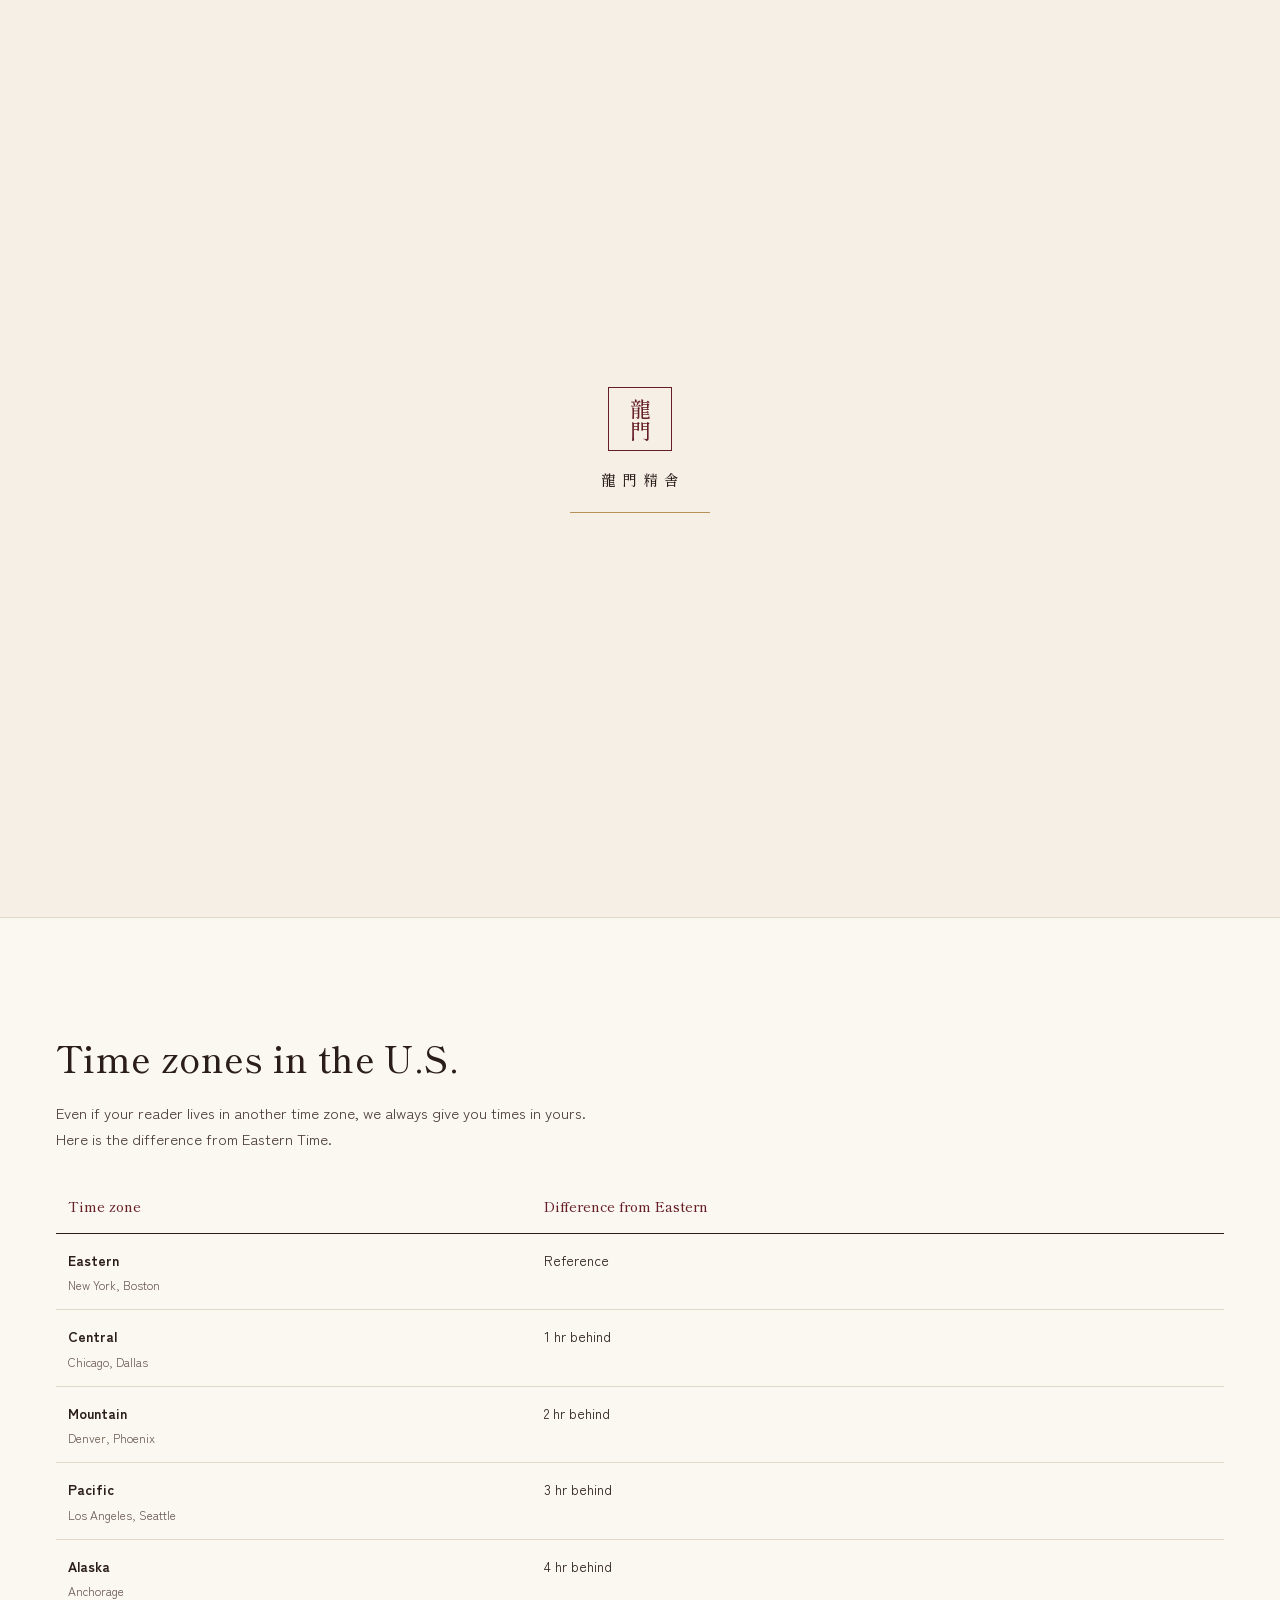
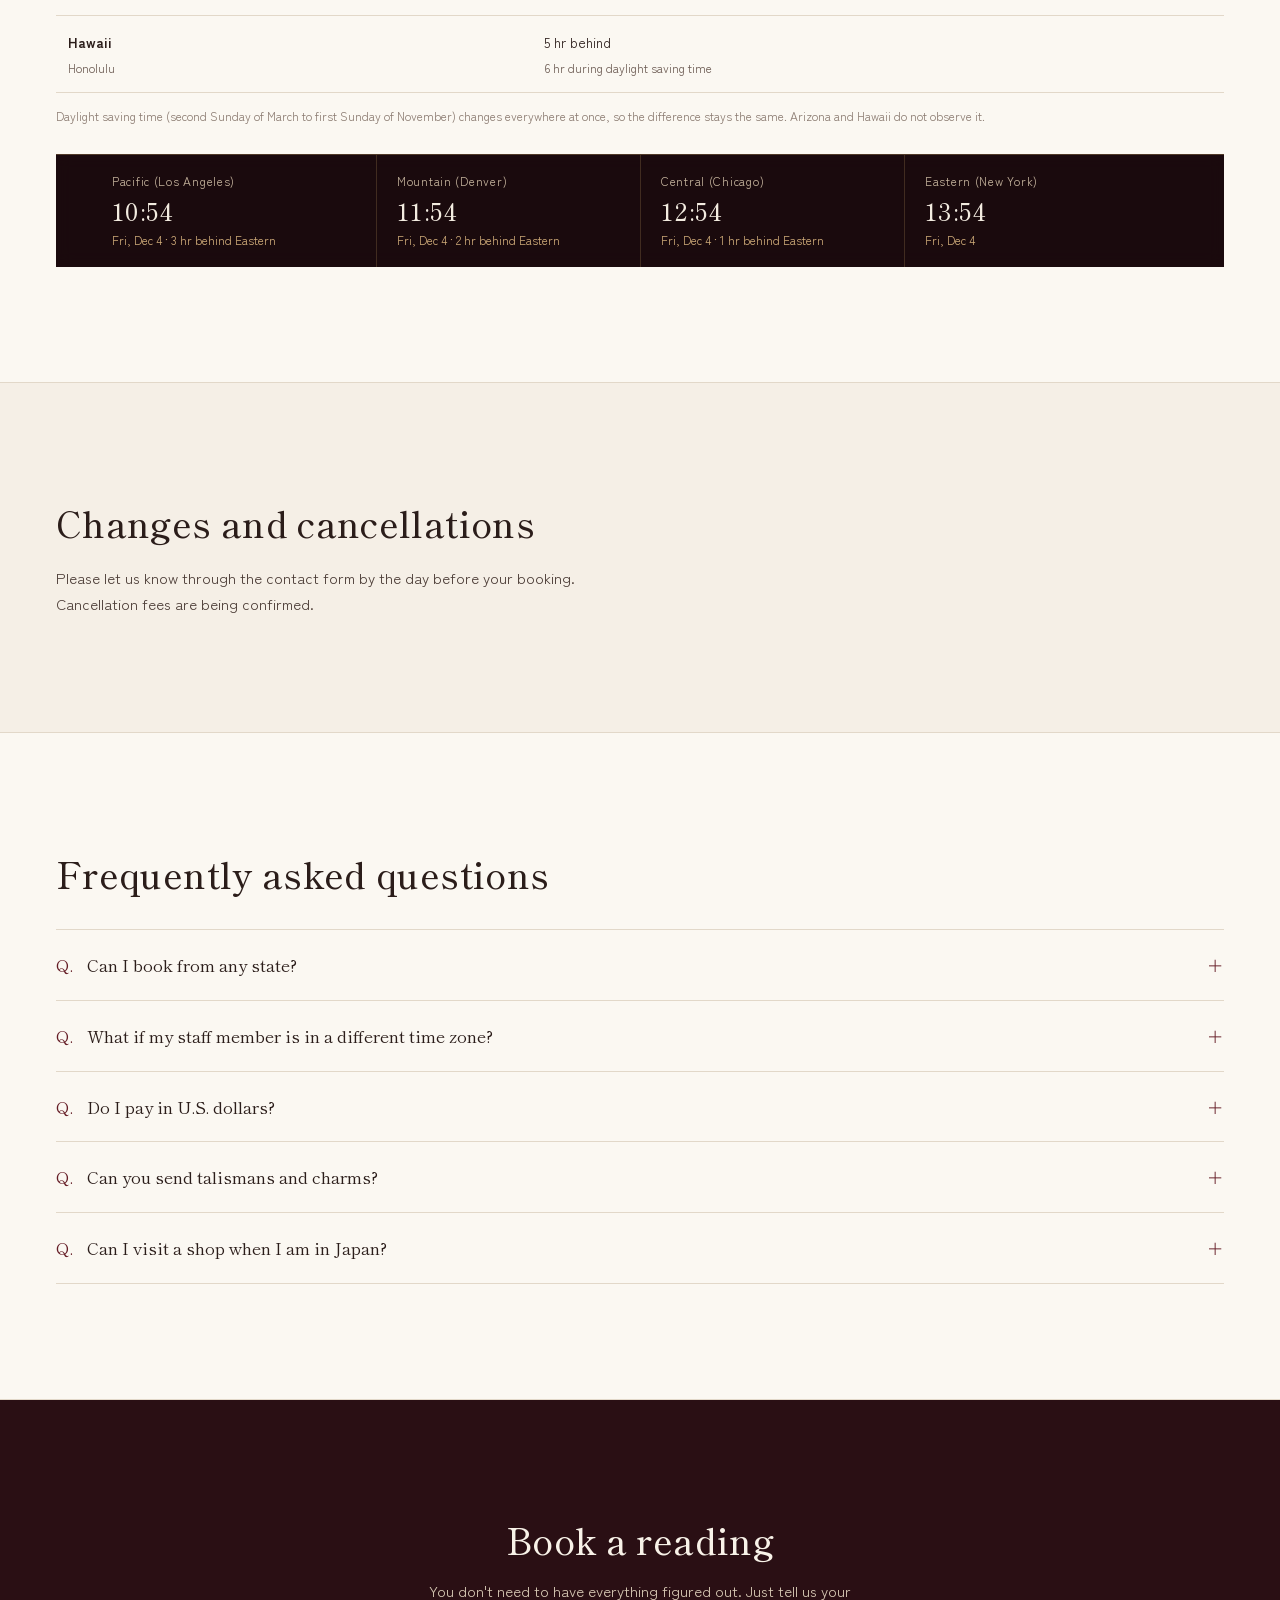
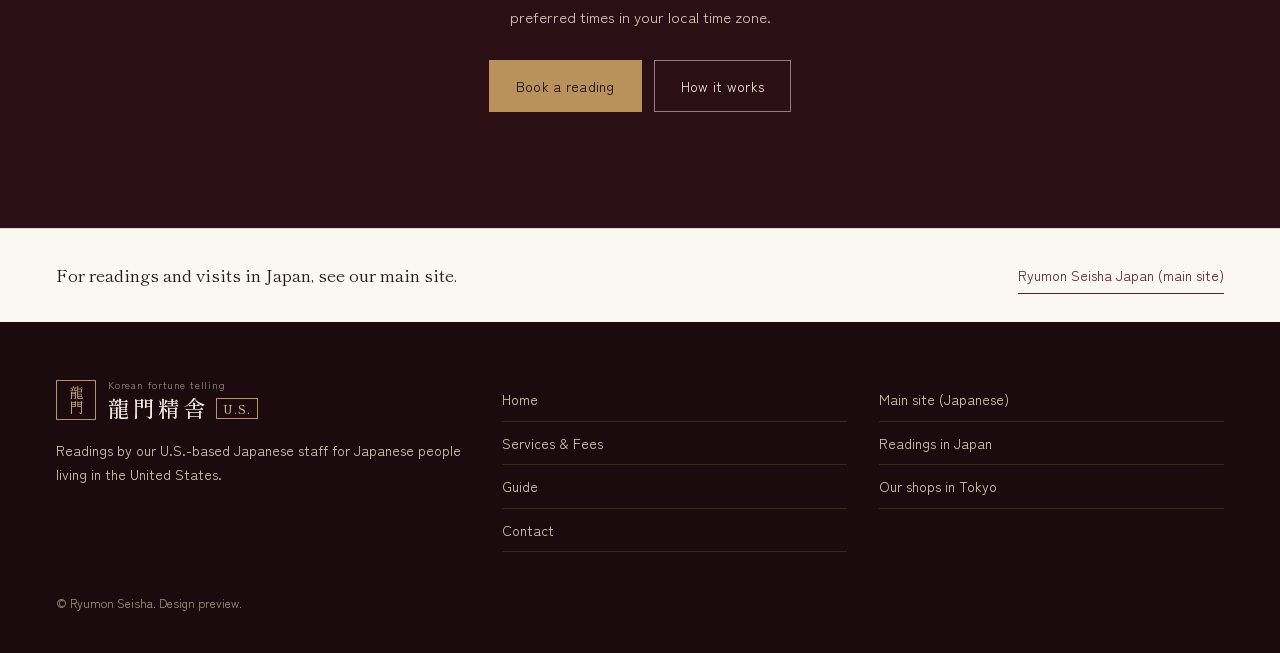
<file: us/en/guide.html>
<!doctype html>
<html lang="en">
<head>
<meta charset="utf-8"><meta name="viewport" content="width=device-width,initial-scale=1,viewport-fit=cover">
<meta name="robots" content="noindex,nofollow,noarchive"><meta name="theme-color" content="#f5efe6">
<title>Guide | Ryumon Seisha U.S.</title><meta name="description" content="How booking works, U.S. time zones, payment, changes and FAQ.">
<script>(function(){var p=location.pathname,i=p.indexOf('/us/'),root=i>=0?p.slice(0,i+1):p.replace(/[^/]*$/,''),nav=performance.getEntriesByType?performance.getEntriesByType('navigation')[0]:null,type=nav?nav.type:'navigate',internal=false;try{var r=new URL(document.referrer);internal=r.origin===location.origin&&r.pathname.indexOf(root)===0}catch(e){}var show=type==='reload'||!internal;if(show)document.documentElement.classList.add('show-loader')})();</script>
<link rel="preconnect" href="https://fonts.googleapis.com"><link rel="preconnect" href="https://fonts.gstatic.com" crossorigin>
<link rel="stylesheet" href="https://fonts.googleapis.com/css2?family=Shippori+Mincho:wght@400;500;600&family=Zen+Kaku+Gothic+New:wght@400;500;700&display=swap">
<link rel="alternate" hreflang="ja" href="../guide.html"><link rel="alternate" hreflang="en" href="guide.html">
<link rel="stylesheet" href="../style.css?v=12"><script defer src="../app.js?v=12"></script>
</head><body>
<div id="rm-loader" role="status" aria-label="Loading"><div class="rm-box"><div class="rm-mark" aria-hidden="true" lang="ja">龍<br>門</div><div class="rm-name" aria-hidden="true" lang="ja">龍門精舎</div><div class="rm-line"></div></div></div>
<a class="skip" href="#main">Skip to content</a>
<div class="demo">Design preview. No bookings or messages are actually sent.</div>
<nav class="region-bar" aria-label="Region and language">
 <div class="wrap">
  <p class="region"><svg class="globe" viewBox="0 0 24 24" width="14" height="14" fill="none" stroke="currentColor" stroke-width="1.6" aria-hidden="true"><circle cx="12" cy="12" r="9.2"/><path d="M2.8 12h18.4M12 2.8c3 3.2 3 15.2 0 18.4M12 2.8c-3 3.2-3 15.2 0 18.4"/></svg><a href="../../" lang="ja">日本</a><a href="index.html" aria-current="true">U.S.</a></p>
  <p class="langs"><a href="../guide.html" hreflang="ja" lang="ja">日本語</a><a href="guide.html" aria-current="true">English</a></p>
 </div>
</nav>
<header class="site-header">
 <div class="wrap">
  <a class="logo" href="index.html" aria-label="Ryumon Seisha U.S. home"><span class="logo-mark" aria-hidden="true" lang="ja">龍<br>門</span><span class="logo-text"><small>Korean fortune telling</small><b lang="ja">龍門精舎<span lang="en">U.S.</span></b></span></a>
  <nav class="gnav" aria-label="Main menu"><a href="index.html">Home</a><a href="services.html">Services & Fees</a><a href="guide.html" aria-current="page">Guide</a><a class="btn" href="contact.html">Book a reading</a></nav>
  <button class="menu-btn" type="button" aria-expanded="false" aria-controls="sp-menu"><span></span><span></span><span></span><b class="vh">Open menu</b></button>
 </div>
 <nav class="sp-menu" id="sp-menu" hidden aria-label="Menu"><a href="index.html">Home</a><a href="services.html">Services & Fees</a><a href="guide.html" aria-current="page">Guide</a><a href="../../" class="back">Ryumon Seisha Japan (main site)</a><a class="btn" href="contact.html">Book a reading</a></nav>
</header>
<main id="main"><section class="page-head"><div class="wrap">
 <p class="crumb"><a href="index.html">U.S. home</a>　/　Guide</p>
 <p class="label">Ryumon Seisha U.S.</p><h1>Guide</h1>
</div></section>
<section class="section" aria-labelledby="flow-title"><div class="wrap">
 <h2 class="h2" id="flow-title">How it works</h2>
 <ol class="steps">
 <li><h3>Send a request</h3><p>Tell us what you'd like to discuss and when, in your local time.</p></li>
 <li><h3>Hear from your reader</h3><p>Your staff member emails you the format, fee and time.</p></li>
 <li><h3>Pay to confirm</h3><p>Check the details and pay in U.S. dollars.</p></li>
 <li><h3>Your reading</h3><p>We call you by video or phone at the booked time.</p></li>
</ol>
</div></section>
<section class="section alt" aria-labelledby="tz-title"><div class="wrap">
 <h2 class="h2" id="tz-title">Time zones in the U.S.</h2>
 <p class="lead">Even if your reader lives in another time zone, we always give you times in yours. Here is the difference from Eastern Time.</p>
 <div><table class="table tz">
  <caption class="vh">Difference from Eastern Time</caption>
  <thead><tr><th scope="col">Time zone</th><th scope="col">Difference from Eastern</th></tr></thead>
  <tbody><tr><th scope="row">Eastern<small class="city">New York, Boston</small></th><td>Reference</td></tr><tr><th scope="row">Central<small class="city">Chicago, Dallas</small></th><td>1 hr behind</td></tr><tr><th scope="row">Mountain<small class="city">Denver, Phoenix</small></th><td>2 hr behind</td></tr><tr><th scope="row">Pacific<small class="city">Los Angeles, Seattle</small></th><td>3 hr behind</td></tr><tr><th scope="row">Alaska<small class="city">Anchorage</small></th><td>4 hr behind</td></tr><tr><th scope="row">Hawaii<small class="city">Honolulu</small></th><td>5 hr behind<small class="city">6 hr during daylight saving time</small></td></tr></tbody>
 </table></div>
 <p class="note">Daylight saving time (second Sunday of March to first Sunday of November) changes everywhere at once, so the difference stays the same. Arizona and Hawaii do not observe it.</p>
 <div style="margin-top:28px;background:var(--night)"><div class="clocks" aria-label="Current time across the U.S.">
  <p class="clock" data-tz="America/Los_Angeles"><span>Pacific (Los Angeles)</span><b>--:--</b><small></small></p>
  <p class="clock" data-tz="America/Denver"><span>Mountain (Denver)</span><b>--:--</b><small></small></p>
  <p class="clock" data-tz="America/Chicago"><span>Central (Chicago)</span><b>--:--</b><small></small></p>
  <p class="clock" data-tz="America/New_York"><span>Eastern (New York)</span><b>--:--</b><small></small></p>
 </div></div>
</div></section>
<section class="section" aria-labelledby="cancel-title"><div class="wrap">
 <h2 class="h2" id="cancel-title">Changes and cancellations</h2>
 <p class="lead">Please let us know through the contact form by the day before your booking. Cancellation fees are being confirmed.</p>
</div></section>
<section class="section alt" aria-labelledby="faq-title"><div class="wrap">
 <h2 class="h2" id="faq-title">Frequently asked questions</h2>
 <div class="faq"><details><summary>Can I book from any state?</summary><p>Video and phone readings should be available from every state. Details are being confirmed.</p></details><details><summary>What if my staff member is in a different time zone?</summary><p>That's fine. We always give you times in your own time zone.</p></details><details><summary>Do I pay in U.S. dollars?</summary><p>Yes. Payment methods are being confirmed.</p></details><details><summary>Can you send talismans and charms?</summary><p>We plan to ship to addresses in the U.S. Shipping fees and delivery times are being confirmed.</p></details><details><summary>Can I visit a shop when I am in Japan?</summary><p>Yes. See the shop information on our main site for locations and hours.</p></details></div>
</div></section>
<section class="section cta-band" aria-labelledby="cta-title"><div class="wrap">
 <h2 class="h2" id="cta-title">Book a reading</h2>
 <p>You don't need to have everything figured out. Just tell us your preferred times in your local time zone.</p>
 <div class="hero-cta"><a class="btn gold" href="contact.html">Book a reading</a><a class="btn line" href="guide.html">How it works</a></div>
</div></section>
</main>
<section class="to-main" aria-label="Main site">
 <div class="wrap"><p>For readings and visits in Japan, see our main site.</p><a class="text-link" href="../../">Ryumon Seisha Japan (main site)</a></div>
</section>
<footer class="site-footer">
 <div class="wrap">
  <div class="foot-grid">
   <div><a class="logo" href="index.html"><span class="logo-mark" aria-hidden="true" lang="ja">龍<br>門</span><span class="logo-text"><small>Korean fortune telling</small><b lang="ja">龍門精舎<span lang="en">U.S.</span></b></span></a><p style="margin-top:16px">Readings by our U.S.-based Japanese staff for Japanese people living in the United States.</p></div>
   <nav class="foot-links" aria-label="U.S. site"><a href="index.html">Home</a><a href="services.html">Services &amp; Fees</a><a href="guide.html">Guide</a><a href="contact.html">Contact</a></nav>
   <nav class="foot-links" aria-label="Main site"><a href="../../">Main site (Japanese)</a><a href="../../#services">Readings in Japan</a><a href="../../#access">Our shops in Tokyo</a></nav>
  </div>
  <p class="copy">© Ryumon Seisha. Design preview.</p>
 </div>
</footer>
<div class="sticky-cta" aria-label="Booking"><a class="btn ghost" href="services.html">See fees</a><a class="btn" href="contact.html">Book a reading</a></div>
</body>
</html>
</file>
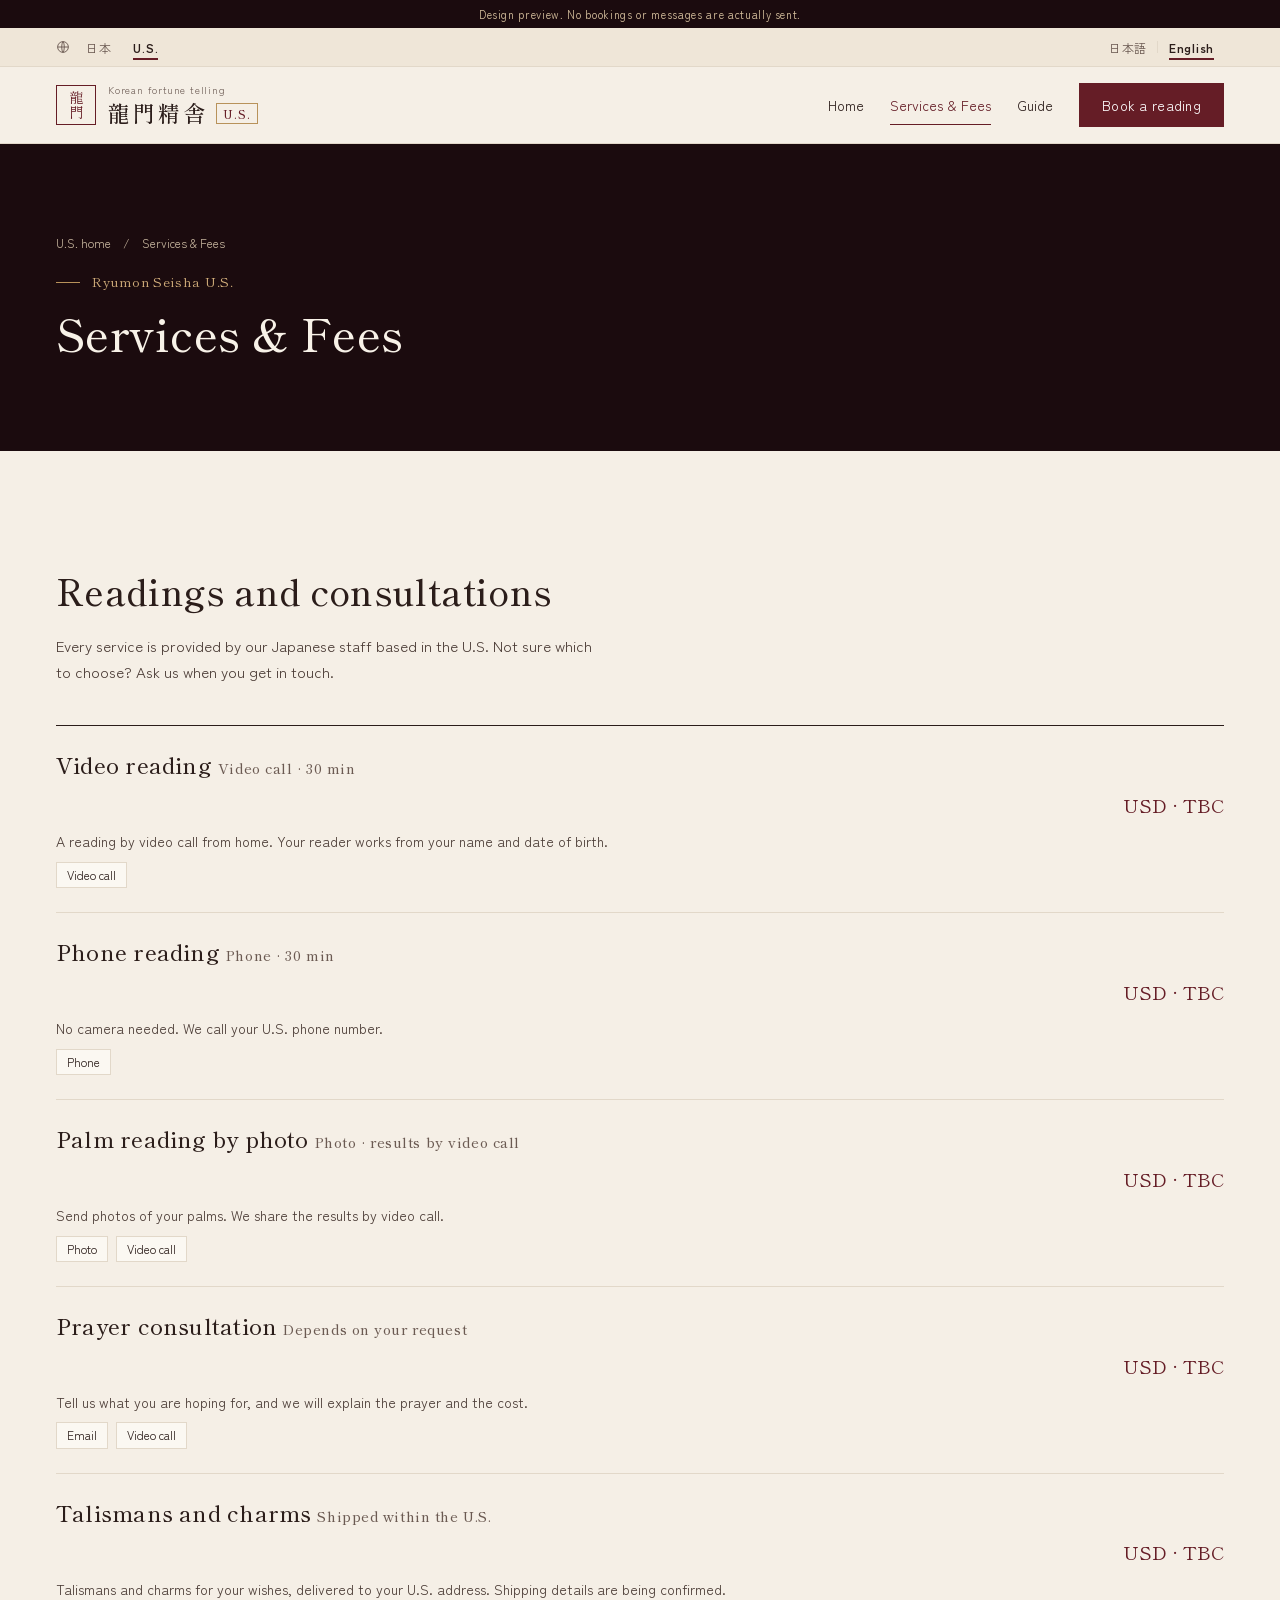
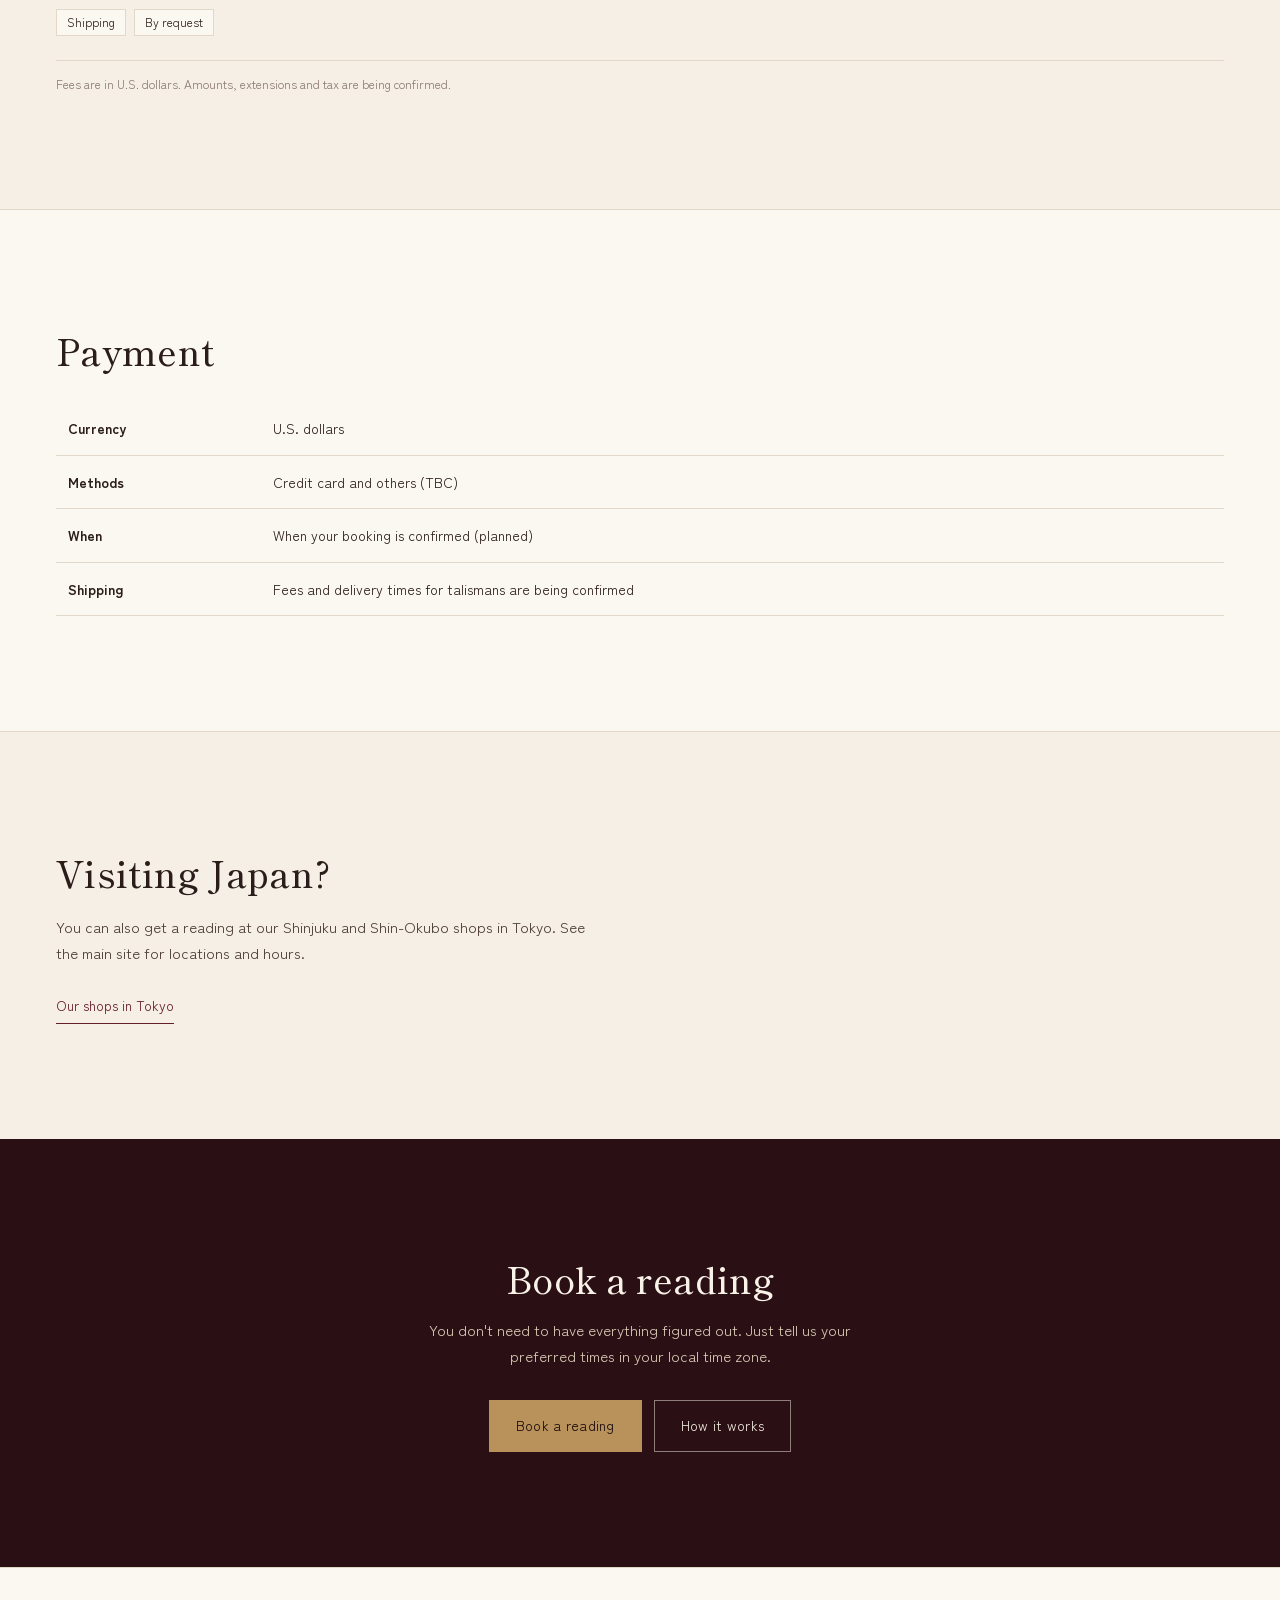
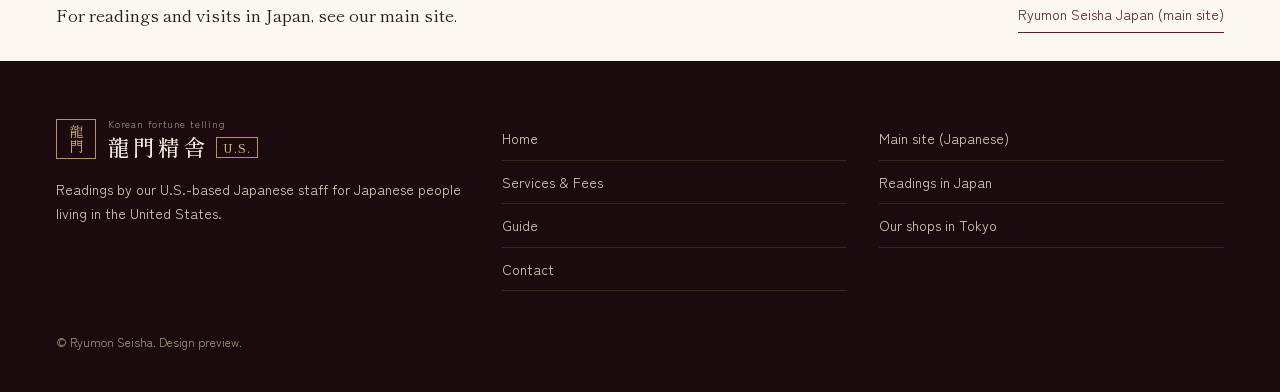
<file: us/en/services.html>
<!doctype html>
<html lang="en">
<head>
<meta charset="utf-8"><meta name="viewport" content="width=device-width,initial-scale=1,viewport-fit=cover">
<meta name="robots" content="noindex,nofollow,noarchive"><meta name="theme-color" content="#f5efe6">
<title>Services & Fees | Ryumon Seisha U.S.</title><meta name="description" content="Video and phone readings, palm reading by photo, prayer consultations and talismans shipped within the U.S. Priced in USD.">
<script>(function(){var p=location.pathname,i=p.indexOf('/us/'),root=i>=0?p.slice(0,i+1):p.replace(/[^/]*$/,''),nav=performance.getEntriesByType?performance.getEntriesByType('navigation')[0]:null,type=nav?nav.type:'navigate',internal=false;try{var r=new URL(document.referrer);internal=r.origin===location.origin&&r.pathname.indexOf(root)===0}catch(e){}var show=type==='reload'||!internal;if(show)document.documentElement.classList.add('show-loader')})();</script>
<link rel="preconnect" href="https://fonts.googleapis.com"><link rel="preconnect" href="https://fonts.gstatic.com" crossorigin>
<link rel="stylesheet" href="https://fonts.googleapis.com/css2?family=Shippori+Mincho:wght@400;500;600&family=Zen+Kaku+Gothic+New:wght@400;500;700&display=swap">
<link rel="alternate" hreflang="ja" href="../services.html"><link rel="alternate" hreflang="en" href="services.html">
<link rel="stylesheet" href="../style.css?v=12"><script defer src="../app.js?v=12"></script>
</head><body>
<div id="rm-loader" role="status" aria-label="Loading"><div class="rm-box"><div class="rm-mark" aria-hidden="true" lang="ja">龍<br>門</div><div class="rm-name" aria-hidden="true" lang="ja">龍門精舎</div><div class="rm-line"></div></div></div>
<a class="skip" href="#main">Skip to content</a>
<div class="demo">Design preview. No bookings or messages are actually sent.</div>
<nav class="region-bar" aria-label="Region and language">
 <div class="wrap">
  <p class="region"><svg class="globe" viewBox="0 0 24 24" width="14" height="14" fill="none" stroke="currentColor" stroke-width="1.6" aria-hidden="true"><circle cx="12" cy="12" r="9.2"/><path d="M2.8 12h18.4M12 2.8c3 3.2 3 15.2 0 18.4M12 2.8c-3 3.2-3 15.2 0 18.4"/></svg><a href="../../" lang="ja">日本</a><a href="index.html" aria-current="true">U.S.</a></p>
  <p class="langs"><a href="../services.html" hreflang="ja" lang="ja">日本語</a><a href="services.html" aria-current="true">English</a></p>
 </div>
</nav>
<header class="site-header">
 <div class="wrap">
  <a class="logo" href="index.html" aria-label="Ryumon Seisha U.S. home"><span class="logo-mark" aria-hidden="true" lang="ja">龍<br>門</span><span class="logo-text"><small>Korean fortune telling</small><b lang="ja">龍門精舎<span lang="en">U.S.</span></b></span></a>
  <nav class="gnav" aria-label="Main menu"><a href="index.html">Home</a><a href="services.html" aria-current="page">Services & Fees</a><a href="guide.html">Guide</a><a class="btn" href="contact.html">Book a reading</a></nav>
  <button class="menu-btn" type="button" aria-expanded="false" aria-controls="sp-menu"><span></span><span></span><span></span><b class="vh">Open menu</b></button>
 </div>
 <nav class="sp-menu" id="sp-menu" hidden aria-label="Menu"><a href="index.html">Home</a><a href="services.html" aria-current="page">Services & Fees</a><a href="guide.html">Guide</a><a href="../../" class="back">Ryumon Seisha Japan (main site)</a><a class="btn" href="contact.html">Book a reading</a></nav>
</header>
<main id="main"><section class="page-head"><div class="wrap">
 <p class="crumb"><a href="index.html">U.S. home</a>　/　Services &amp; Fees</p>
 <p class="label">Ryumon Seisha U.S.</p><h1>Services &amp; Fees</h1>
</div></section>
<section class="section" aria-labelledby="menu-title"><div class="wrap">
 <h2 class="h2" id="menu-title">Readings and consultations</h2>
 <p class="lead">Every service is provided by our Japanese staff based in the U.S. Not sure which to choose? Ask us when you get in touch.</p>
 <ul class="menu-list"><li class="menu-item"><h3>Video reading<small>Video call · 30 min</small></h3><p class="price">USD · TBC</p><p>A reading by video call from home. Your reader works from your name and date of birth.</p><ul class="how" aria-label="Format"><li>Video call</li></ul></li><li class="menu-item"><h3>Phone reading<small>Phone · 30 min</small></h3><p class="price">USD · TBC</p><p>No camera needed. We call your U.S. phone number.</p><ul class="how" aria-label="Format"><li>Phone</li></ul></li><li class="menu-item"><h3>Palm reading by photo<small>Photo · results by video call</small></h3><p class="price">USD · TBC</p><p>Send photos of your palms. We share the results by video call.</p><ul class="how" aria-label="Format"><li>Photo</li><li>Video call</li></ul></li><li class="menu-item"><h3>Prayer consultation<small>Depends on your request</small></h3><p class="price">USD · TBC</p><p>Tell us what you are hoping for, and we will explain the prayer and the cost.</p><ul class="how" aria-label="Format"><li>Email</li><li>Video call</li></ul></li><li class="menu-item"><h3>Talismans and charms<small>Shipped within the U.S.</small></h3><p class="price">USD · TBC</p><p>Talismans and charms for your wishes, delivered to your U.S. address. Shipping details are being confirmed.</p><ul class="how" aria-label="Format"><li>Shipping</li><li>By request</li></ul></li></ul>
 <p class="note">Fees are in U.S. dollars. Amounts, extensions and tax are being confirmed.</p>
</div></section>
<section class="section alt" aria-labelledby="pay-title"><div class="wrap">
 <h2 class="h2" id="pay-title">Payment</h2>
 <table class="table"><tbody>
  <tr><th scope="row">Currency</th><td>U.S. dollars</td></tr>
  <tr><th scope="row">Methods</th><td>Credit card and others (TBC)</td></tr>
  <tr><th scope="row">When</th><td>When your booking is confirmed (planned)</td></tr>
  <tr><th scope="row">Shipping</th><td>Fees and delivery times for talismans are being confirmed</td></tr>
 </tbody></table>
</div></section>
<section class="section" aria-labelledby="jp-title"><div class="wrap">
 <h2 class="h2" id="jp-title">Visiting Japan?</h2>
 <p class="lead">You can also get a reading at our Shinjuku and Shin-Okubo shops in Tokyo. See the main site for locations and hours.</p>
 <p style="margin-top:20px"><a class="text-link" href="../../#access">Our shops in Tokyo</a></p>
</div></section>
<section class="section cta-band" aria-labelledby="cta-title"><div class="wrap">
 <h2 class="h2" id="cta-title">Book a reading</h2>
 <p>You don't need to have everything figured out. Just tell us your preferred times in your local time zone.</p>
 <div class="hero-cta"><a class="btn gold" href="contact.html">Book a reading</a><a class="btn line" href="guide.html">How it works</a></div>
</div></section>
</main>
<section class="to-main" aria-label="Main site">
 <div class="wrap"><p>For readings and visits in Japan, see our main site.</p><a class="text-link" href="../../">Ryumon Seisha Japan (main site)</a></div>
</section>
<footer class="site-footer">
 <div class="wrap">
  <div class="foot-grid">
   <div><a class="logo" href="index.html"><span class="logo-mark" aria-hidden="true" lang="ja">龍<br>門</span><span class="logo-text"><small>Korean fortune telling</small><b lang="ja">龍門精舎<span lang="en">U.S.</span></b></span></a><p style="margin-top:16px">Readings by our U.S.-based Japanese staff for Japanese people living in the United States.</p></div>
   <nav class="foot-links" aria-label="U.S. site"><a href="index.html">Home</a><a href="services.html">Services &amp; Fees</a><a href="guide.html">Guide</a><a href="contact.html">Contact</a></nav>
   <nav class="foot-links" aria-label="Main site"><a href="../../">Main site (Japanese)</a><a href="../../#services">Readings in Japan</a><a href="../../#access">Our shops in Tokyo</a></nav>
  </div>
  <p class="copy">© Ryumon Seisha. Design preview.</p>
 </div>
</footer>
<div class="sticky-cta" aria-label="Booking"><a class="btn ghost" href="services.html">See fees</a><a class="btn" href="contact.html">Book a reading</a></div>
</body>
</html>
</file>
<file: us/style.css>
/* 龍門精舎 米国サイト：メインと同じ色・書体。米国向けの要素は「時刻帯の表示」と「ドル建て・現地時間」の情報で示す */
:root{
 --paper:#f5efe6; --paper-2:#fbf8f2; --ink:#2b1d1a; --text:#4a3b35; --muted:#6b5a52;
 --wine:#651d26; --wine-dark:#3a1016; --gold:#b8925a; --gold-light:#d4b07c; --night:#1b0b0e; --line:#e2d8c9;
 --mincho:'Shippori Mincho',serif; --gothic:'Zen Kaku Gothic New',sans-serif;
 --gutter:clamp(20px,5vw,56px); --max:1320px; --head:76px;
}
*{box-sizing:border-box}
html{scroll-behavior:smooth;scroll-padding-top:calc(var(--head) + 12px)}
body{margin:0;background:var(--paper);color:var(--ink);font-family:var(--gothic);font-size:15px;line-height:2;-webkit-font-smoothing:antialiased}
img{display:block;max-width:100%;height:auto}
a{color:var(--wine);text-decoration:none}
h1,h2,h3,h4,p,ul,ol,dl,dd,figure{margin:0}
ul,ol{padding:0;list-style:none}
h1,h2,h3,h4{font-family:var(--mincho);font-weight:500;letter-spacing:.06em;line-height:1.6;color:var(--ink);word-break:auto-phrase;text-wrap:balance}
p,dd,li{word-break:auto-phrase;text-wrap:pretty}
:focus-visible{outline:2px solid var(--gold);outline-offset:3px}
.vh{position:absolute;width:1px;height:1px;overflow:hidden;clip:rect(0 0 0 0);white-space:nowrap}
.skip{position:fixed;left:12px;top:-80px;z-index:100;background:#fff;padding:10px 14px}.skip:focus{top:10px}
.wrap{max-width:var(--max);margin:0 auto;padding:0 var(--gutter)}
.section{padding:clamp(64px,9vw,128px) 0}
.section.alt{background:var(--paper-2);border-block:1px solid var(--line)}
.label{display:flex;align-items:center;gap:12px;font-family:var(--mincho);font-size:13px;letter-spacing:.16em;color:var(--wine);margin-bottom:18px}
.label::before{content:"";width:24px;height:1px;background:var(--gold)}
.h2{font-size:clamp(25px,3.2vw,36px)}
.lead{margin-top:18px;max-width:36em;color:var(--text)}
.note{font-size:12px;line-height:1.8;color:#8a7a70;margin-top:12px}
.demo{background:var(--night);color:#d9c3a0;font-size:11px;letter-spacing:.06em;text-align:center;min-height:28px;padding:5px 12px;line-height:18px}

/* ボタン */
.btn{display:inline-flex;align-items:center;justify-content:center;min-height:52px;padding:0 26px;background:var(--wine);color:#fff;font-size:14px;letter-spacing:.06em;border:1px solid var(--wine);transition:background .2s}
.btn:hover{background:var(--wine-dark);color:#fff}
.btn.ghost{background:transparent;color:var(--wine)}
.btn.ghost:hover{background:var(--wine);color:#fff}
.btn.gold{background:var(--gold);border-color:var(--gold);color:var(--night)}
.btn.gold:hover{background:var(--gold-light)}
.btn.line{background:transparent;border-color:rgba(243,236,224,.5);color:#f3ece0}
.btn.line:hover{background:rgba(243,236,224,.1)}
.text-link{display:inline-block;border-bottom:1px solid var(--wine);padding:6px 0;font-size:14px}

/* ヘッダー */
.site-header{position:sticky;top:0;z-index:50;background:rgba(245,239,230,.95);backdrop-filter:blur(10px);border-bottom:1px solid var(--line)}
.site-header .wrap{height:var(--head);display:flex;align-items:center;gap:24px}
.logo{display:flex;align-items:center;gap:12px;color:var(--ink);margin-right:auto;flex:none}
.logo-mark{width:40px;height:40px;border:1px solid var(--wine);color:var(--wine);display:grid;place-items:center;font-family:var(--mincho);font-size:14px;line-height:1.05;text-align:center}
.logo-text{display:flex;flex-direction:column;gap:2px;line-height:1.3}
.logo-text small{font-size:10px;letter-spacing:.3em;color:var(--muted)}
.logo-text b{font-family:var(--mincho);font-weight:500;font-size:22px;letter-spacing:.14em}
.logo-text b span{font-size:12px;letter-spacing:.08em;margin-left:8px;padding:1px 6px;border:1px solid var(--gold);color:var(--wine);vertical-align:3px}
.gnav{display:flex;align-items:center;gap:26px}
.gnav a{color:var(--ink);font-size:14px;padding:6px 0;position:relative}
.gnav a:hover,.gnav a[aria-current=page]{color:var(--wine)}
.gnav a[aria-current=page]::after{content:"";position:absolute;left:0;right:0;bottom:-2px;height:1px;background:var(--wine)}
.gnav .btn{min-height:44px;padding:0 22px;color:#fff;margin-left:0}
.menu-btn{display:none;width:48px;height:44px;background:var(--wine);border:0;cursor:pointer;position:relative;flex:none}
.menu-btn span{position:absolute;left:14px;right:14px;height:1.5px;background:#fff;transition:transform .25s,opacity .2s}
.menu-btn span:nth-child(1){top:14px}.menu-btn span:nth-child(2){top:21px}.menu-btn span:nth-child(3){top:28px}
.menu-btn[aria-expanded=true] span:nth-child(1){transform:translateY(7px) rotate(45deg)}
.menu-btn[aria-expanded=true] span:nth-child(2){opacity:0}
.menu-btn[aria-expanded=true] span:nth-child(3){transform:translateY(-7px) rotate(-45deg)}
.sp-menu{border-top:1px solid var(--line);background:var(--paper);padding:8px var(--gutter) 24px}
.sp-menu a:not(.btn){display:block;padding:16px 0;border-bottom:1px solid var(--line);color:var(--ink);font-size:16px}
.sp-menu .btn{display:flex;margin-top:20px}
.sp-menu .back{font-size:14px;color:var(--muted)}

/* 時刻帯：米国サイトの見せ場。日本時間と米国各地の今を並べ、予約時の時差を一目で */
.clocks{position:relative;z-index:2;display:grid;grid-template-columns:repeat(4,1fr);border-top:1px solid rgba(184,146,90,.35);background:rgba(27,11,14,.72);backdrop-filter:blur(8px)}
.clock{padding:18px 20px;border-left:1px solid rgba(184,146,90,.25);color:#f3ece0;line-height:1.4}
.clock:first-child{border-left:0}
.clock span{display:block;font-size:12px;color:#c9b8a0;letter-spacing:.06em}
.clock b{display:block;font-family:var(--mincho);font-weight:500;font-size:24px;letter-spacing:.06em;margin-top:4px;font-variant-numeric:tabular-nums}
.clock small{font-size:12px;color:var(--gold-light)}


/* ヒーロー */
.hero{position:relative;background:var(--night);color:#f3ece0;overflow:hidden}
.hero-mark{position:absolute;right:-2vw;bottom:-10vw;font-family:var(--mincho);font-size:min(46vw,560px);line-height:1;color:rgba(184,146,90,.08);pointer-events:none;user-select:none}
.hero-body{position:relative;z-index:2;padding:clamp(64px,11vh,128px) var(--gutter) 56px;max-width:var(--max);margin:0 auto}
.hero-kicker{font-family:var(--mincho);font-size:15px;letter-spacing:.24em;color:var(--gold-light)}
.hero h1{margin-top:18px;color:#f8f2e8;font-size:clamp(25px,4.2vw,54px);line-height:1.6}
.hero p{margin-top:22px;max-width:30em;color:#eadfcd}
.hero-cta{display:flex;gap:12px;flex-wrap:wrap;margin-top:30px}
.hero-meta{display:flex;gap:10px 24px;flex-wrap:wrap;margin-top:22px;font-size:13px;color:#c9b8a0}

/* 2カラム */
.split{display:grid;grid-template-columns:1fr 1fr;gap:clamp(40px,6vw,88px);align-items:center}
.facts{border-top:1px solid var(--ink)}
.facts div{display:grid;grid-template-columns:9em 1fr;gap:16px;padding:16px 0;border-bottom:1px solid var(--line)}
.facts dt{font-family:var(--mincho);color:var(--wine)}
.facts dd{color:var(--ink)}

/* 特徴（米国向けの3つの違い） */
.points{display:grid;grid-template-columns:repeat(3,1fr);gap:1px;background:var(--line);border:1px solid var(--line);margin-top:40px}
.point{background:var(--paper-2);padding:28px}
.point h3{font-size:20px}
.point p{margin-top:10px;font-size:14px;color:var(--text)}

/* メニュー */
.menu-list{margin-top:40px;border-top:1px solid var(--ink)}
.menu-item{display:grid;grid-template-columns:1fr auto;gap:8px 24px;padding:24px 0;border-bottom:1px solid var(--line);align-items:baseline}
.menu-item h3{font-size:22px}
.menu-item h3 small{font-size:14px;color:var(--muted);letter-spacing:.04em;margin-left:6px}
.menu-item .price{font-family:var(--mincho);font-size:19px;color:var(--wine);text-align:right;white-space:nowrap}
.menu-item p{grid-column:1/-1;font-size:14px;color:var(--text)}
.menu-item .how{grid-column:1/-1;display:flex;gap:8px;flex-wrap:wrap}
.menu-item .how li{font-size:12px;border:1px solid var(--line);background:var(--paper-2);padding:2px 10px;line-height:1.7}

/* 流れ */
.steps{display:grid;grid-template-columns:repeat(4,1fr);gap:28px;margin-top:40px;counter-reset:step}
.steps li{border-top:2px solid var(--wine);padding-top:20px;counter-increment:step}
.steps li::before{content:counter(step,cjk-ideographic);font-family:var(--mincho);font-size:28px;color:var(--gold);display:block;line-height:1.2}
.steps h3{font-size:18px;margin-top:10px}
.steps p{font-size:14px;color:var(--text);margin-top:8px}

/* 表 */
.table{width:100%;border-collapse:collapse;margin-top:28px;font-size:14px}
.table th,.table td{padding:14px 12px;border-bottom:1px solid var(--line);text-align:left;vertical-align:top}
.table thead th{font-family:var(--mincho);font-weight:500;color:var(--wine);border-bottom:1px solid var(--ink);white-space:nowrap}
.table tbody th{font-weight:700;white-space:nowrap;color:var(--ink)}

/* FAQ */
.faq{margin-top:32px;border-top:1px solid var(--line)}
.faq details{border-bottom:1px solid var(--line)}
.faq summary{list-style:none;cursor:pointer;display:flex;gap:14px;align-items:baseline;padding:20px 0;font-family:var(--mincho);font-size:17px;color:var(--ink)}
.faq summary::-webkit-details-marker{display:none}
.faq summary::before{content:"Q.";color:var(--wine)}
.faq summary::after{content:"＋";margin-left:auto;color:var(--wine);font-family:var(--gothic)}
.faq details[open] summary::after{content:"−"}
.faq details p{padding:0 0 20px 30px;font-size:14px;color:var(--text)}

/* CTA帯 */
.cta-band{background:#2a0f14;color:#f3ece0;text-align:center}
.cta-band h2{color:#f8f2e8}
.cta-band p{margin:14px auto 0;max-width:32em;color:#d9cbb6}
.cta-band .hero-cta{justify-content:center}

/* フォーム */
.form{display:grid;gap:22px;margin-top:36px;max-width:720px}
.field label,.field legend{display:flex;align-items:center;gap:10px;font-size:14px;font-weight:500;margin-bottom:8px;color:var(--ink)}
.req{font-size:11px;background:#efe2dc;color:var(--wine);padding:1px 6px;font-weight:400}
.field input,.field select,.field textarea{width:100%;font:inherit;font-size:16px;padding:12px 14px;border:1px solid #d6c9b5;background:var(--paper-2);color:var(--ink);border-radius:0}
.field textarea{min-height:150px;resize:vertical}
.field input:focus,.field select:focus,.field textarea:focus{outline:2px solid var(--gold);outline-offset:0;border-color:var(--gold)}
.field .hint{font-size:12px;color:#8a7a70;margin-top:6px}
.field .err{font-size:13px;color:#b3262f;margin-top:6px}
.field[data-invalid] input,.field[data-invalid] select,.field[data-invalid] textarea{border-color:#b3262f}
.row2{display:grid;grid-template-columns:1fr 1fr;gap:16px}
.check{display:flex;gap:10px;align-items:flex-start;font-size:14px}
.check input{width:20px;height:20px;margin-top:4px;accent-color:var(--wine)}
.sent{border:1px solid var(--line);background:var(--paper-2);padding:28px;margin-top:36px;max-width:720px}
.sent h3{font-size:22px}
.sent p{margin-top:10px;color:var(--text)}

/* サブページの見出し */
.page-head{background:var(--night);color:#f3ece0;padding:clamp(48px,7vw,88px) 0}
.crumb{font-size:12px;color:#c9b8a0}
.crumb a{color:#c9b8a0}
.page-head .label{color:var(--gold-light);margin:18px 0 10px}
.page-head h1{color:#f8f2e8;font-size:clamp(26px,3.6vw,44px)}

/* メインサイトへの帯 */
.to-main{background:var(--paper-2);border-top:1px solid var(--line)}
.to-main .wrap{display:flex;align-items:center;justify-content:space-between;gap:16px;flex-wrap:wrap;padding-top:28px;padding-bottom:28px}
.to-main p{font-family:var(--mincho);font-size:17px}

/* フッター */
.site-footer{background:var(--night);color:#d9cbb6;padding:56px 0 40px;font-size:14px}
.foot-grid{display:grid;grid-template-columns:1.2fr 1fr 1fr;gap:32px}
.site-footer .logo{color:#f3ece0}
.site-footer .logo-mark{border-color:var(--gold);color:var(--gold-light)}
.site-footer .logo-text small{color:#a8957e}
.site-footer .logo-text b span{color:var(--gold-light)}
.foot-links a{display:block;color:#d9cbb6;padding:9px 0;border-bottom:1px solid rgba(184,146,90,.2)}
.foot-links a:hover{color:#fff}
.copy{margin-top:40px;font-size:12px;color:#a8957e}

/* 下部固定（スマホ） */
.sticky-cta{display:none}

@media (max-width:1199px){
 .gnav{display:none}
 .menu-btn{display:block}
}
@media (max-width:759px){:root{--head:64px}}
@media (max-width:959px){
 .clocks{grid-template-columns:1fr 1fr}
 .clock{padding:14px 16px;border-top:1px solid rgba(184,146,90,.25)}
 .clock:nth-child(odd){border-left:0}
 .clock b{font-size:20px}
 .clock span{font-size:11px;letter-spacing:.02em}
 .clock small{font-size:11px}
 .split{grid-template-columns:1fr}
 .points{grid-template-columns:1fr}
 .steps{grid-template-columns:1fr 1fr}
 .foot-grid{grid-template-columns:1fr}
 .row2{grid-template-columns:1fr}
 .sticky-cta{display:flex;gap:10px;position:fixed;left:0;right:0;bottom:0;z-index:45;padding:10px 16px calc(10px + env(safe-area-inset-bottom));background:rgba(245,239,230,.96);backdrop-filter:blur(10px);border-top:1px solid var(--line);transform:translateY(110%);transition:transform .25s}
 .sticky-cta.show{transform:none}
 .sticky-cta .btn{flex:1;min-height:52px;padding:0 10px}
 .sticky-cta .btn.ghost{flex:.8}
 body.has-sticky{padding-bottom:76px}
}
@media (max-width:520px){
 .steps{grid-template-columns:1fr}
 .menu-item{grid-template-columns:1fr}
 .menu-item .price{text-align:left}
 .hero-cta .btn{flex:1 1 100%}
 .logo-text b{font-size:18px}
}
@media (prefers-reduced-motion:reduce){html{scroll-behavior:auto}*{transition:none!important}}

/* 時差表 */
.table.tz small.city{display:block;font-weight:400;font-size:12px;color:var(--muted);margin-top:2px;white-space:normal}
.table.tz td{white-space:nowrap}
@media (max-width:520px){.table.tz th,.table.tz td{padding:12px 6px}.table.tz thead th{white-space:normal;font-size:13px}}

@media (max-width:520px){.facts div{grid-template-columns:1fr;gap:2px}}

/* 時刻帯をコンテンツ幅にそろえる（メインのお悩み帯と同じ） */
.clocks{padding-inline:calc(max(0px,(100% - var(--max)) / 2) + var(--gutter))}
.clock:first-child{padding-left:0}
@media (max-width:959px){.clock:nth-child(odd){padding-left:0}}

/* 言語切替 */
.lang{flex:none;font-size:13px;color:var(--ink);border:1px solid #d6c9b5;height:44px;padding:0 14px;display:flex;align-items:center;letter-spacing:.04em}
.lang:hover{border-color:var(--wine);color:var(--wine)}
.gnav + .lang{margin-left:-8px}
@media (max-width:1199px){.lang{margin-left:auto}.lang + .menu-btn{margin-left:0}}

/* 英語ページ：和文用の広い字間を詰める */
html[lang=en] h1,html[lang=en] h2,html[lang=en] h3,html[lang=en] h4{letter-spacing:.01em;line-height:1.35}
html[lang=en] .hero h1{line-height:1.25}
html[lang=en] .hero-kicker{letter-spacing:.06em}
html[lang=en] .label{letter-spacing:.06em}
html[lang=en] .logo-text small{letter-spacing:.08em}
html[lang=en] .btn{letter-spacing:.02em}
html[lang=en] body,html[lang=en] .lead{line-height:1.75}

/* スマホ：言語切替を入れてもヘッダーが収まるように */
@media (max-width:520px){
 .site-header .wrap{gap:8px}
 .logo{gap:8px}
 .logo-mark{width:36px;height:36px;font-size:13px}
 .logo-text b{font-size:17px;letter-spacing:.1em}
 .logo-text b span{font-size:11px;margin-left:5px;padding:0 4px}
 .lang{height:40px;padding:0 9px;font-size:12px}
 .menu-btn{width:44px;height:40px}
 .menu-btn span{left:12px;right:12px}
 .menu-btn span:nth-child(1){top:12px}.menu-btn span:nth-child(2){top:19px}.menu-btn span:nth-child(3){top:26px}
}
@media (max-width:360px){.site-header .logo-mark{display:none}:root{--gutter:16px}}

/* 地域・言語の切り替えバー（メインサイトと共通の見た目） */
.region-bar{background:#efe6d8;border-bottom:1px solid var(--line);font-size:12px}
.region-bar .wrap{display:flex;align-items:center;justify-content:space-between;gap:16px;height:38px}
.region-bar p{display:flex;align-items:center;gap:2px;margin:0}
.region-bar .globe{display:block;color:var(--muted);margin-right:4px;flex:none}
.region-label{color:var(--muted);margin-right:8px;letter-spacing:.08em}
.region-bar a{display:block;color:var(--muted);padding:0 10px;line-height:37px;position:relative;letter-spacing:.06em}
.region-bar a:hover{color:var(--wine)}
.region-bar a[aria-current]{color:var(--ink);font-weight:700}
.region-bar a[aria-current]::after{content:"";position:absolute;left:10px;right:10px;bottom:6px;height:2px;background:var(--wine)}
.langs a+a::before{content:"";position:absolute;left:-2px;top:50%;width:1px;height:12px;margin-top:-6px;background:var(--line)}
@media (max-width:520px){.region-bar a{padding:0 8px}.region-bar a[aria-current]::after{left:8px;right:8px}}

/* ページ表示：ローディング（初回のみ）、ページ間のフェード、セクションと画像のフェード */
@view-transition{navigation:auto}
::view-transition-old(root),::view-transition-new(root){animation-duration:.32s;animation-timing-function:ease}
#rm-loader{display:none}
html.show-loader #rm-loader{position:fixed;inset:0;z-index:9999;background:#f5efe6;display:grid;place-items:center;transition:opacity 1s ease,visibility 1s}
html.show-loader #rm-loader.is-done{opacity:0;visibility:hidden}
#rm-loader .rm-box{display:flex;flex-direction:column;align-items:center}
#rm-loader .rm-mark{width:64px;height:64px;border:1px solid #651d26;color:#651d26;display:grid;place-items:center;font:500 21px/1.05 'Shippori Mincho',serif;text-align:center;opacity:0;animation:rm-in 1.2s .2s ease forwards}
#rm-loader .rm-name{margin-top:18px;font:500 15px 'Shippori Mincho',serif;letter-spacing:.42em;padding-left:.42em;color:#2b1d1a;opacity:0;animation:rm-in 1.2s 1s ease forwards}
#rm-loader .rm-line{width:140px;height:1px;background:#e2d8c9;margin-top:22px;overflow:hidden}
#rm-loader .rm-line::after{content:"";display:block;height:100%;width:100%;background:#b8925a;transform:scaleX(0);transform-origin:left;animation:rm-fill 3.6s .4s cubic-bezier(.45,0,.25,1) forwards}
@keyframes rm-in{from{opacity:0;transform:translateY(6px)}to{opacity:1;transform:none}}
@keyframes rm-fill{to{transform:scaleX(1)}}
.rv{opacity:0;transform:translateY(18px);transition:opacity .8s ease,transform .9s cubic-bezier(.2,.7,.2,1)}
.rv.in{opacity:1;transform:none}
@media (prefers-reduced-motion:reduce){#rm-loader .rm-mark,#rm-loader .rm-name{animation:none;opacity:1}#rm-loader .rm-line::after{animation:none;transform:none}.rv{opacity:1;transform:none;transition:none}::view-transition-old(root),::view-transition-new(root){animation:none}}
</file>
